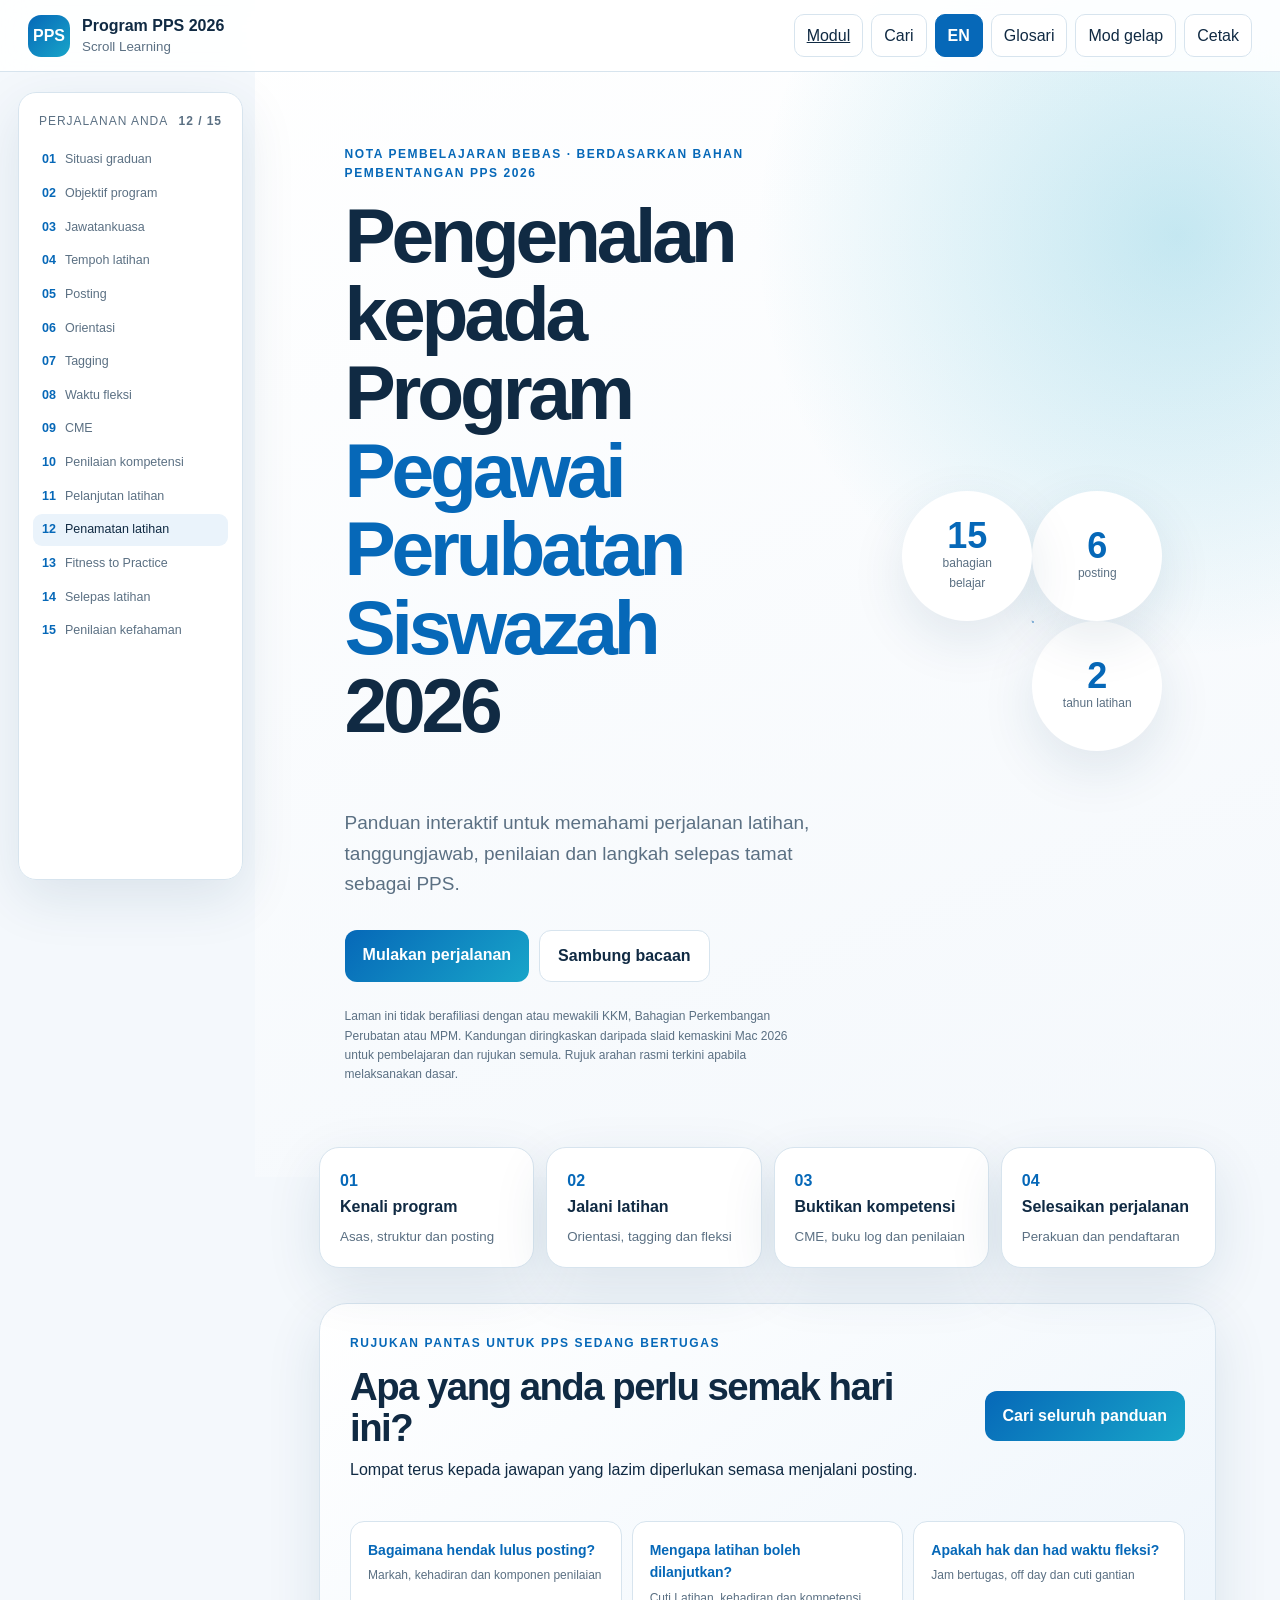
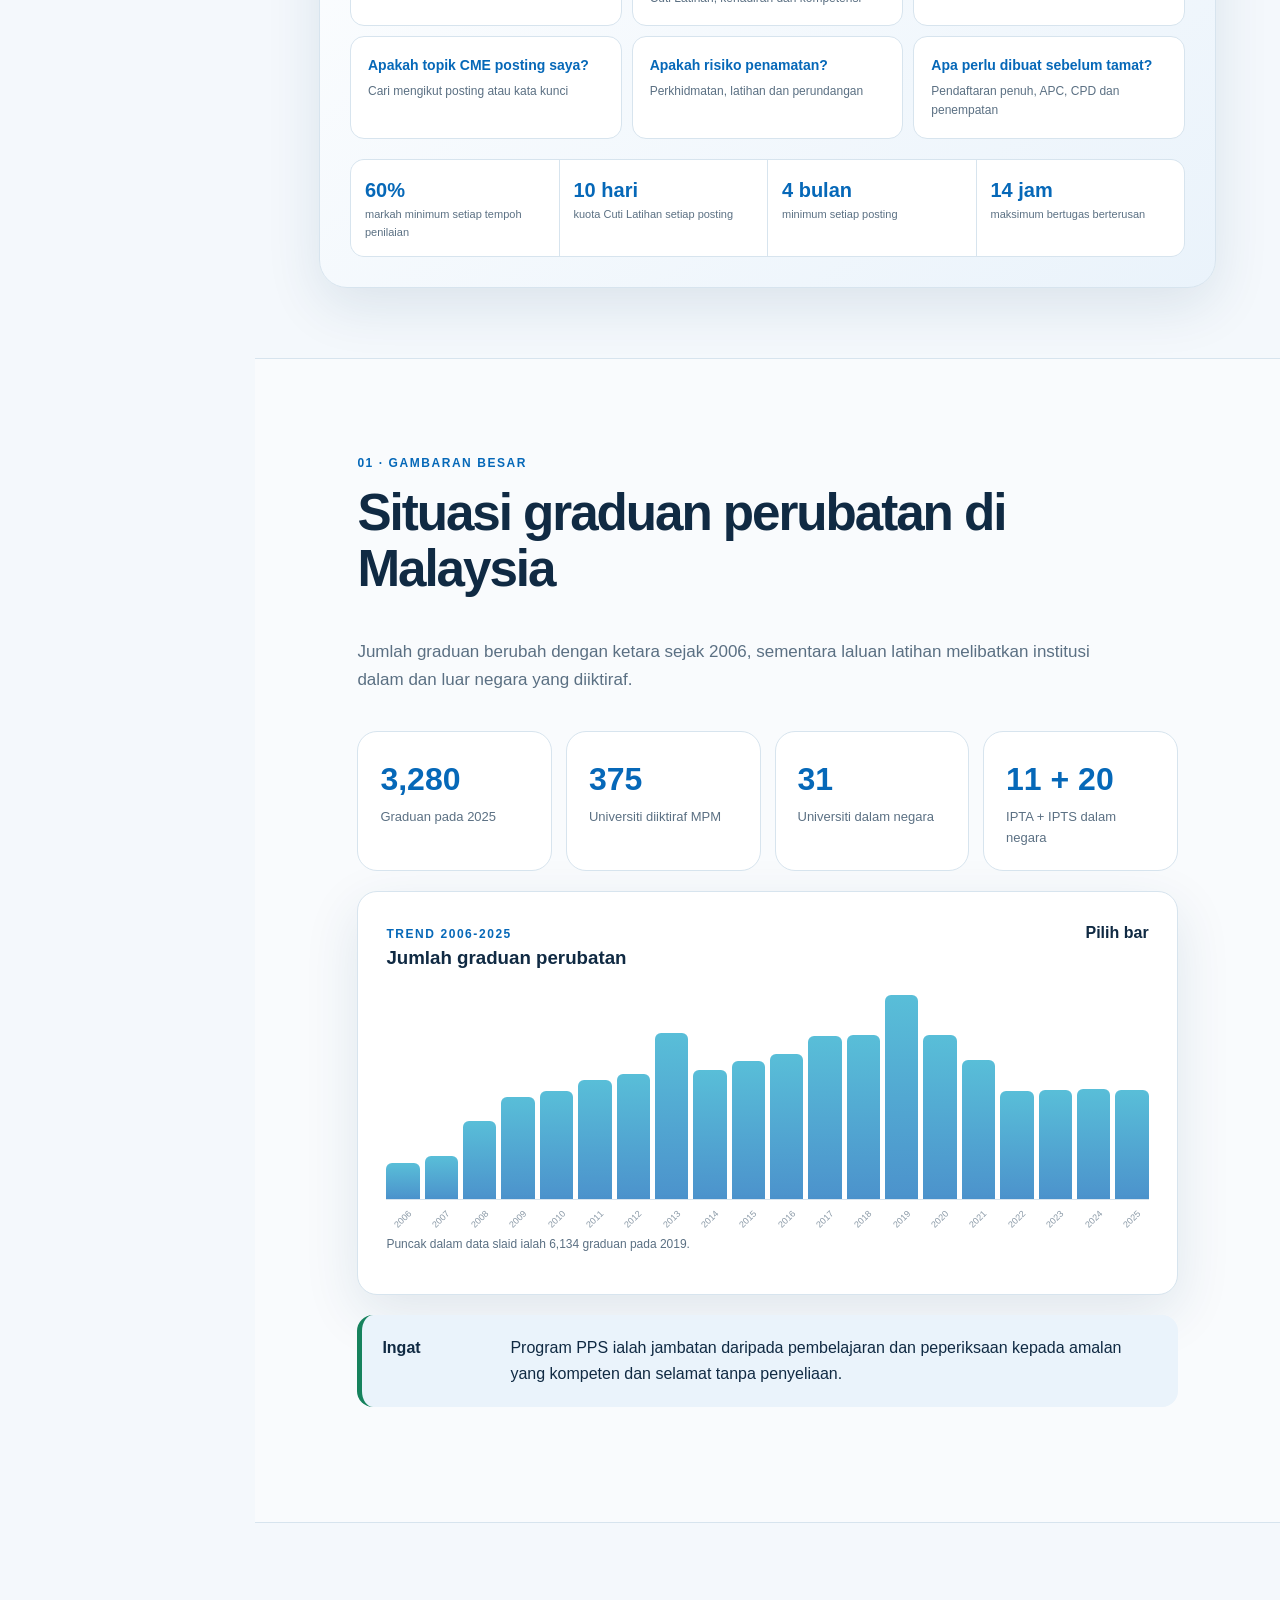
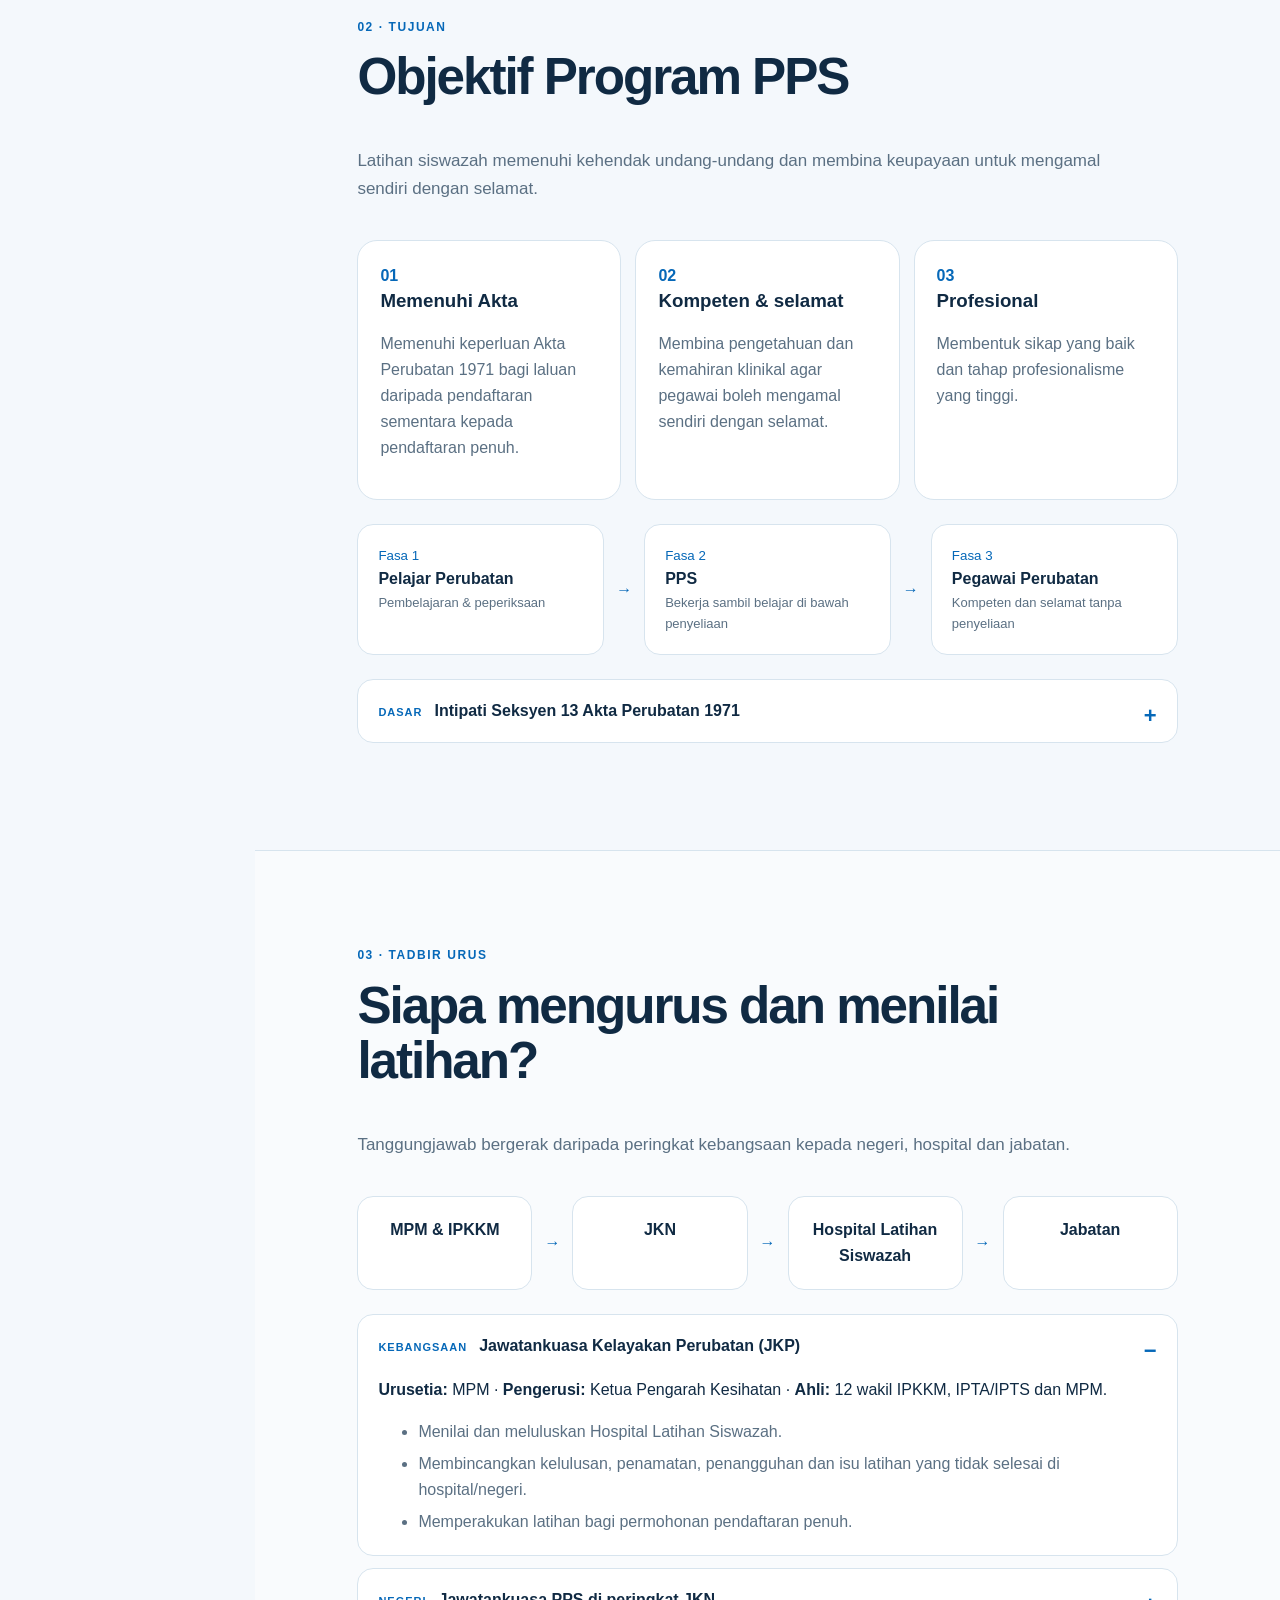
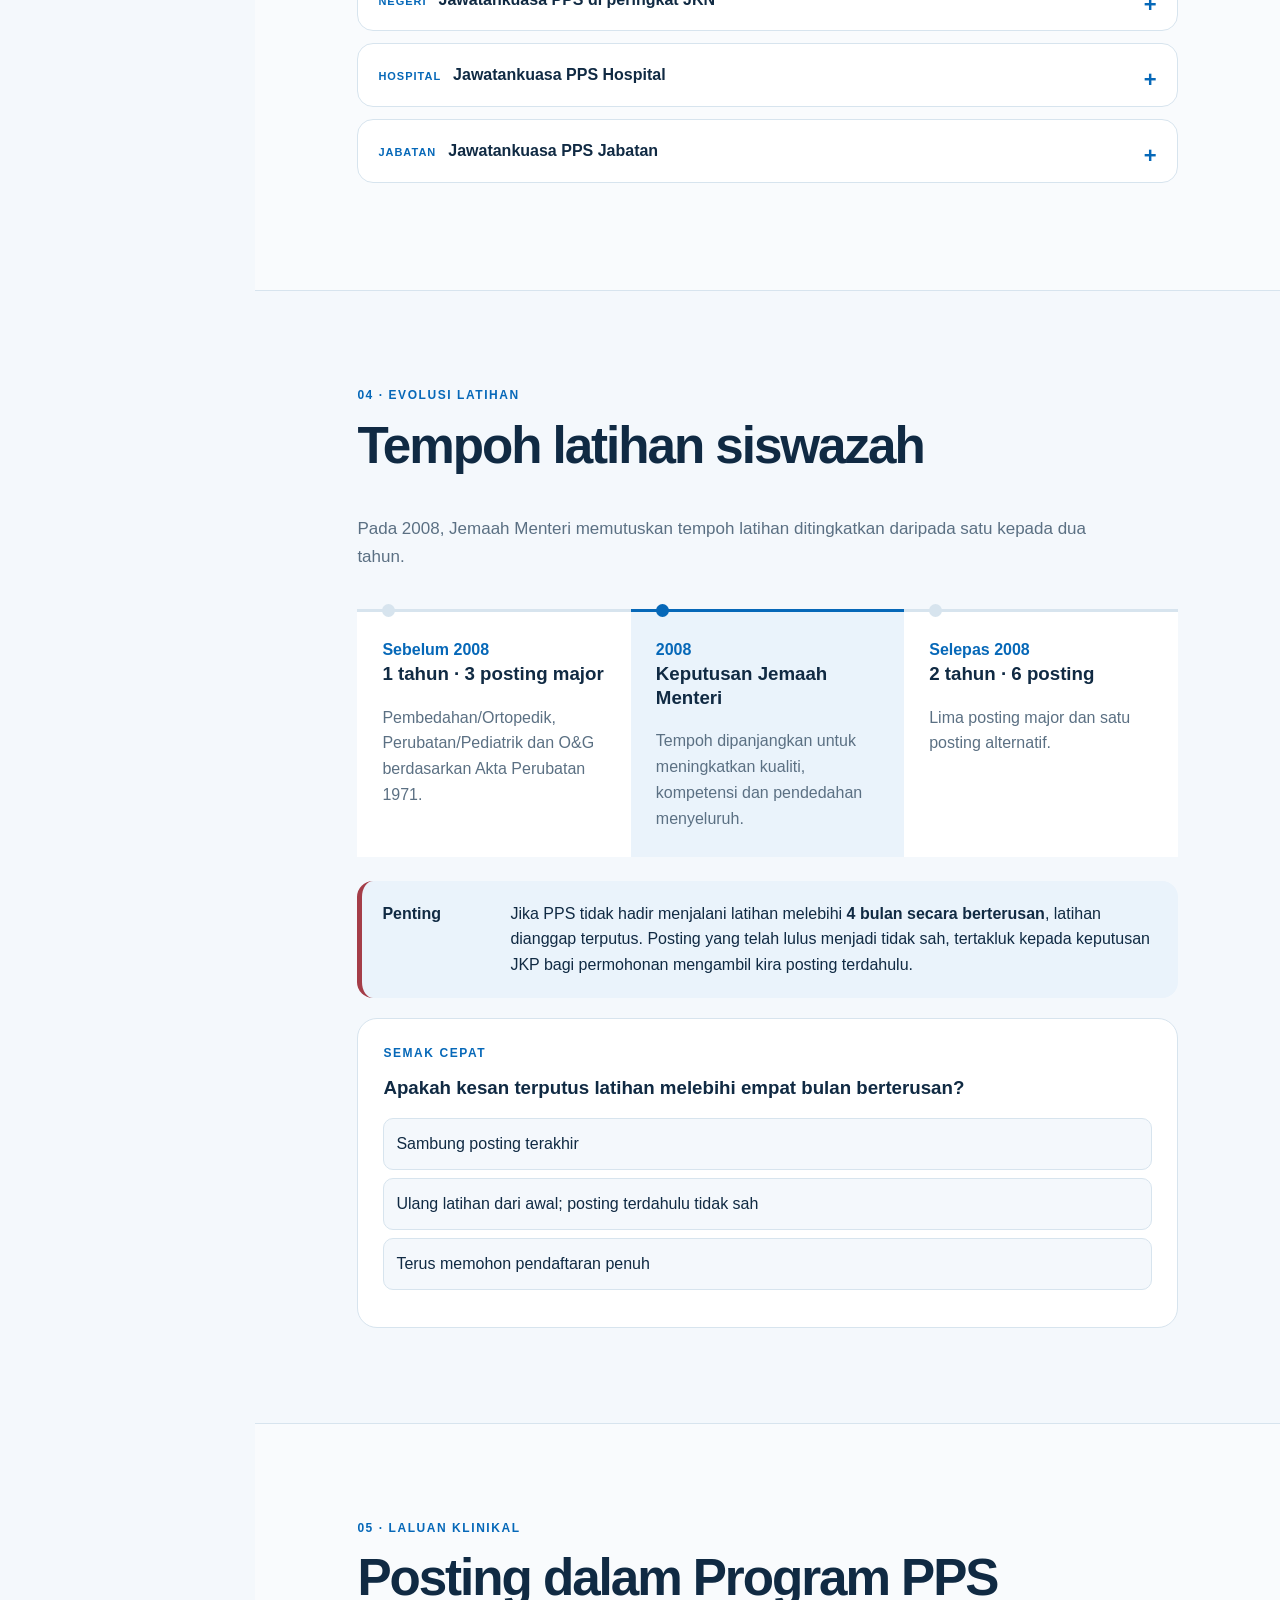
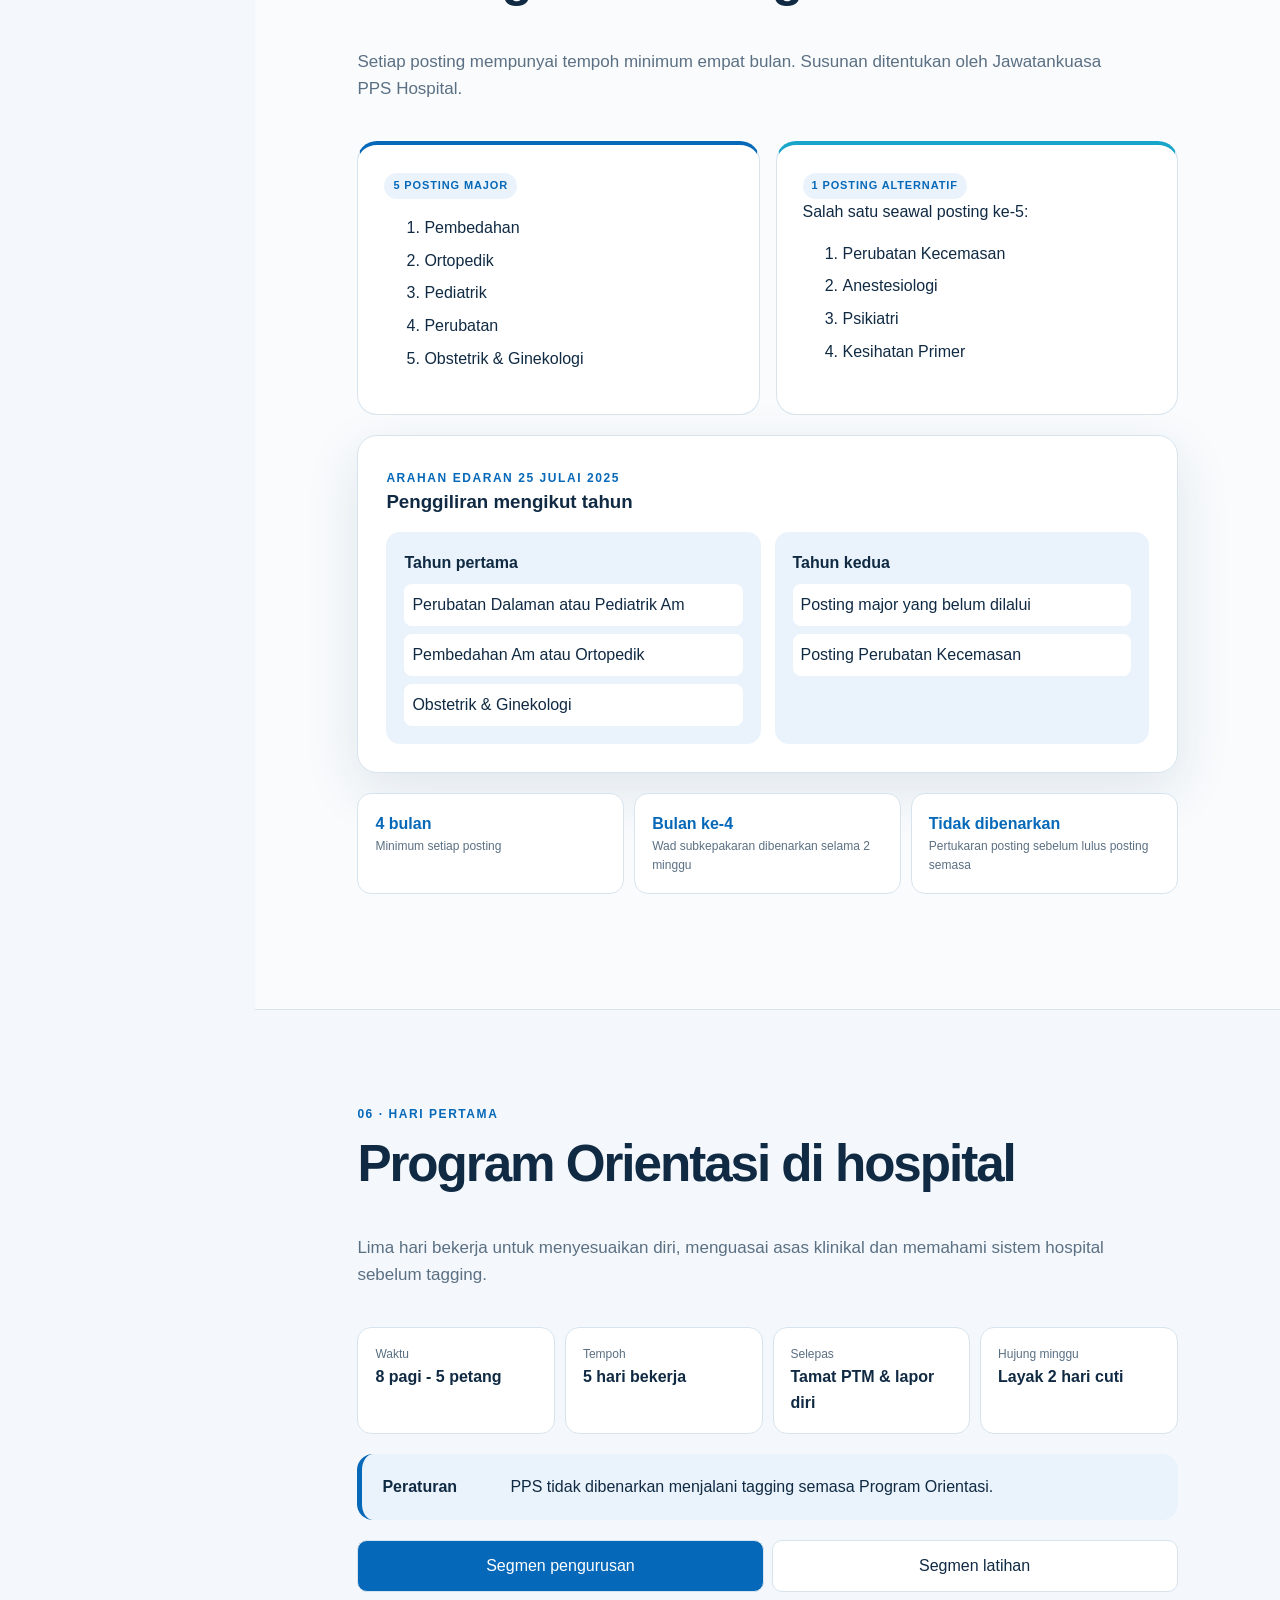
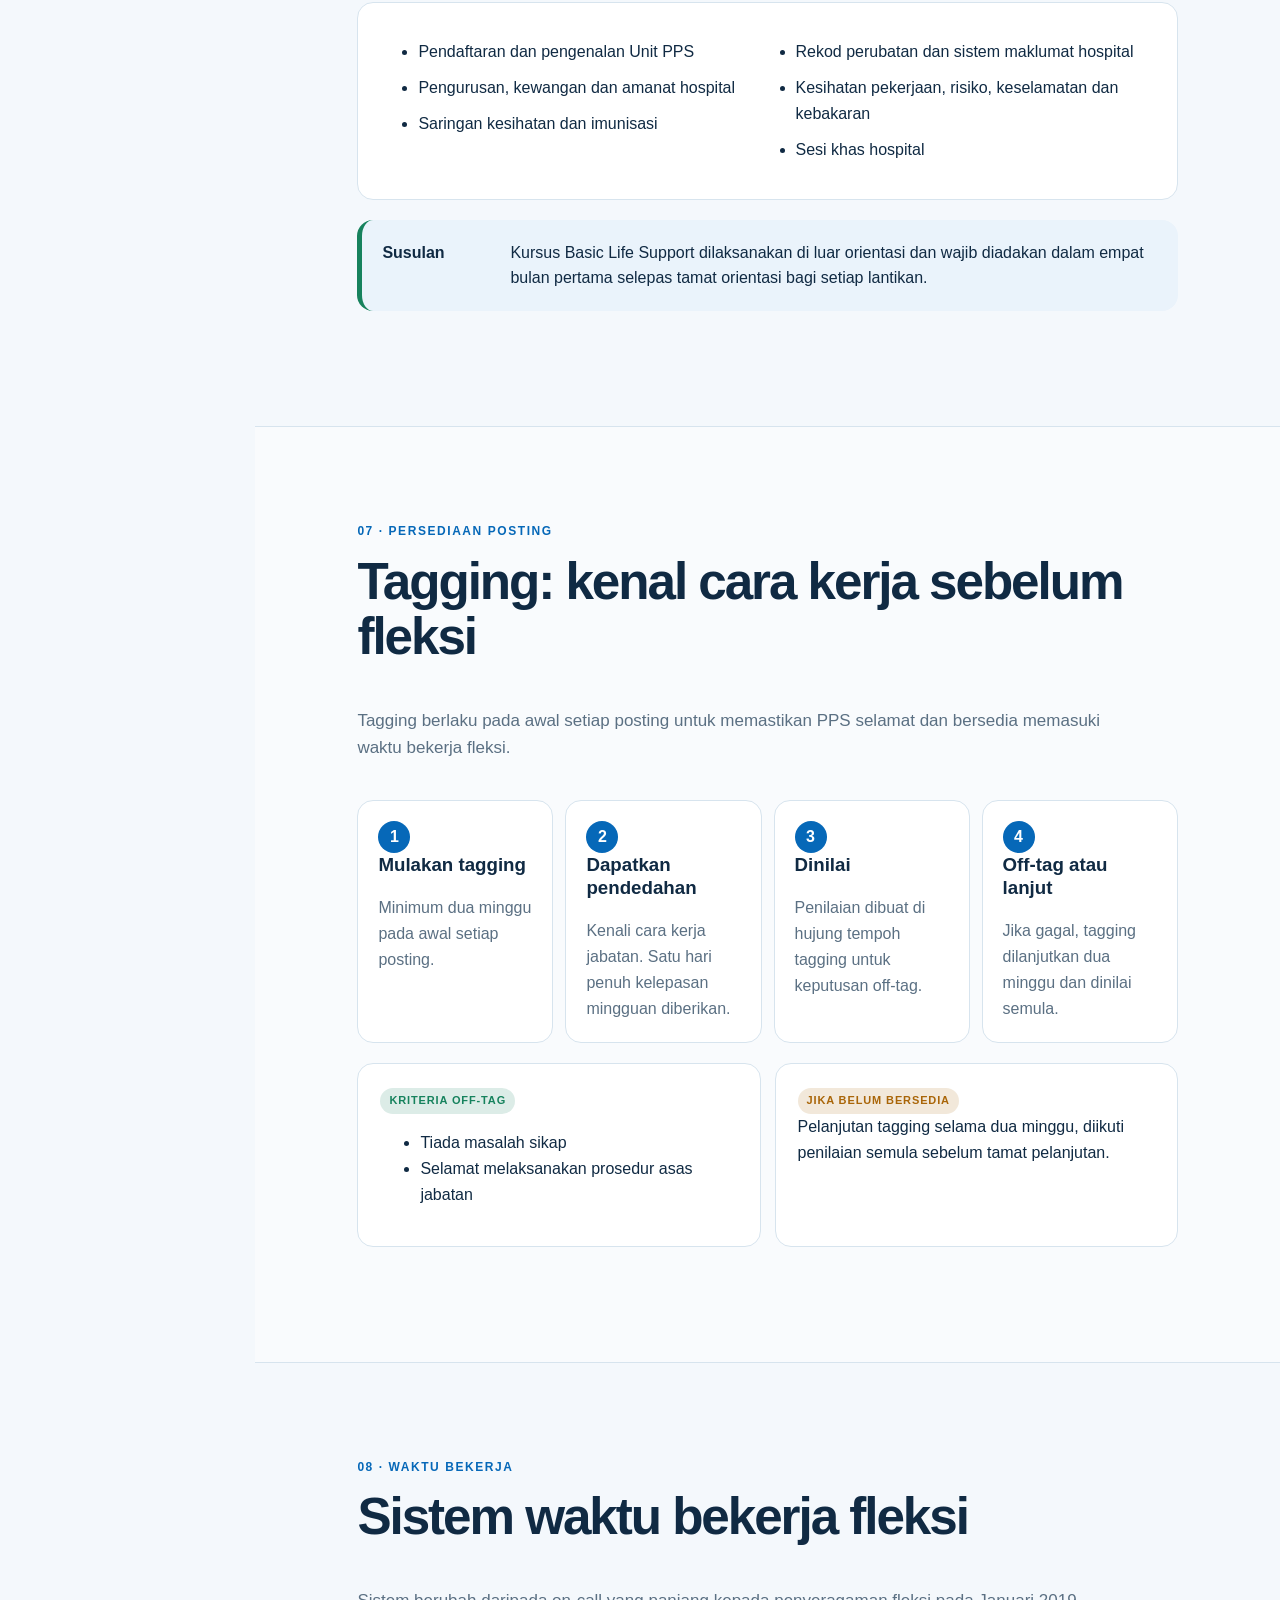
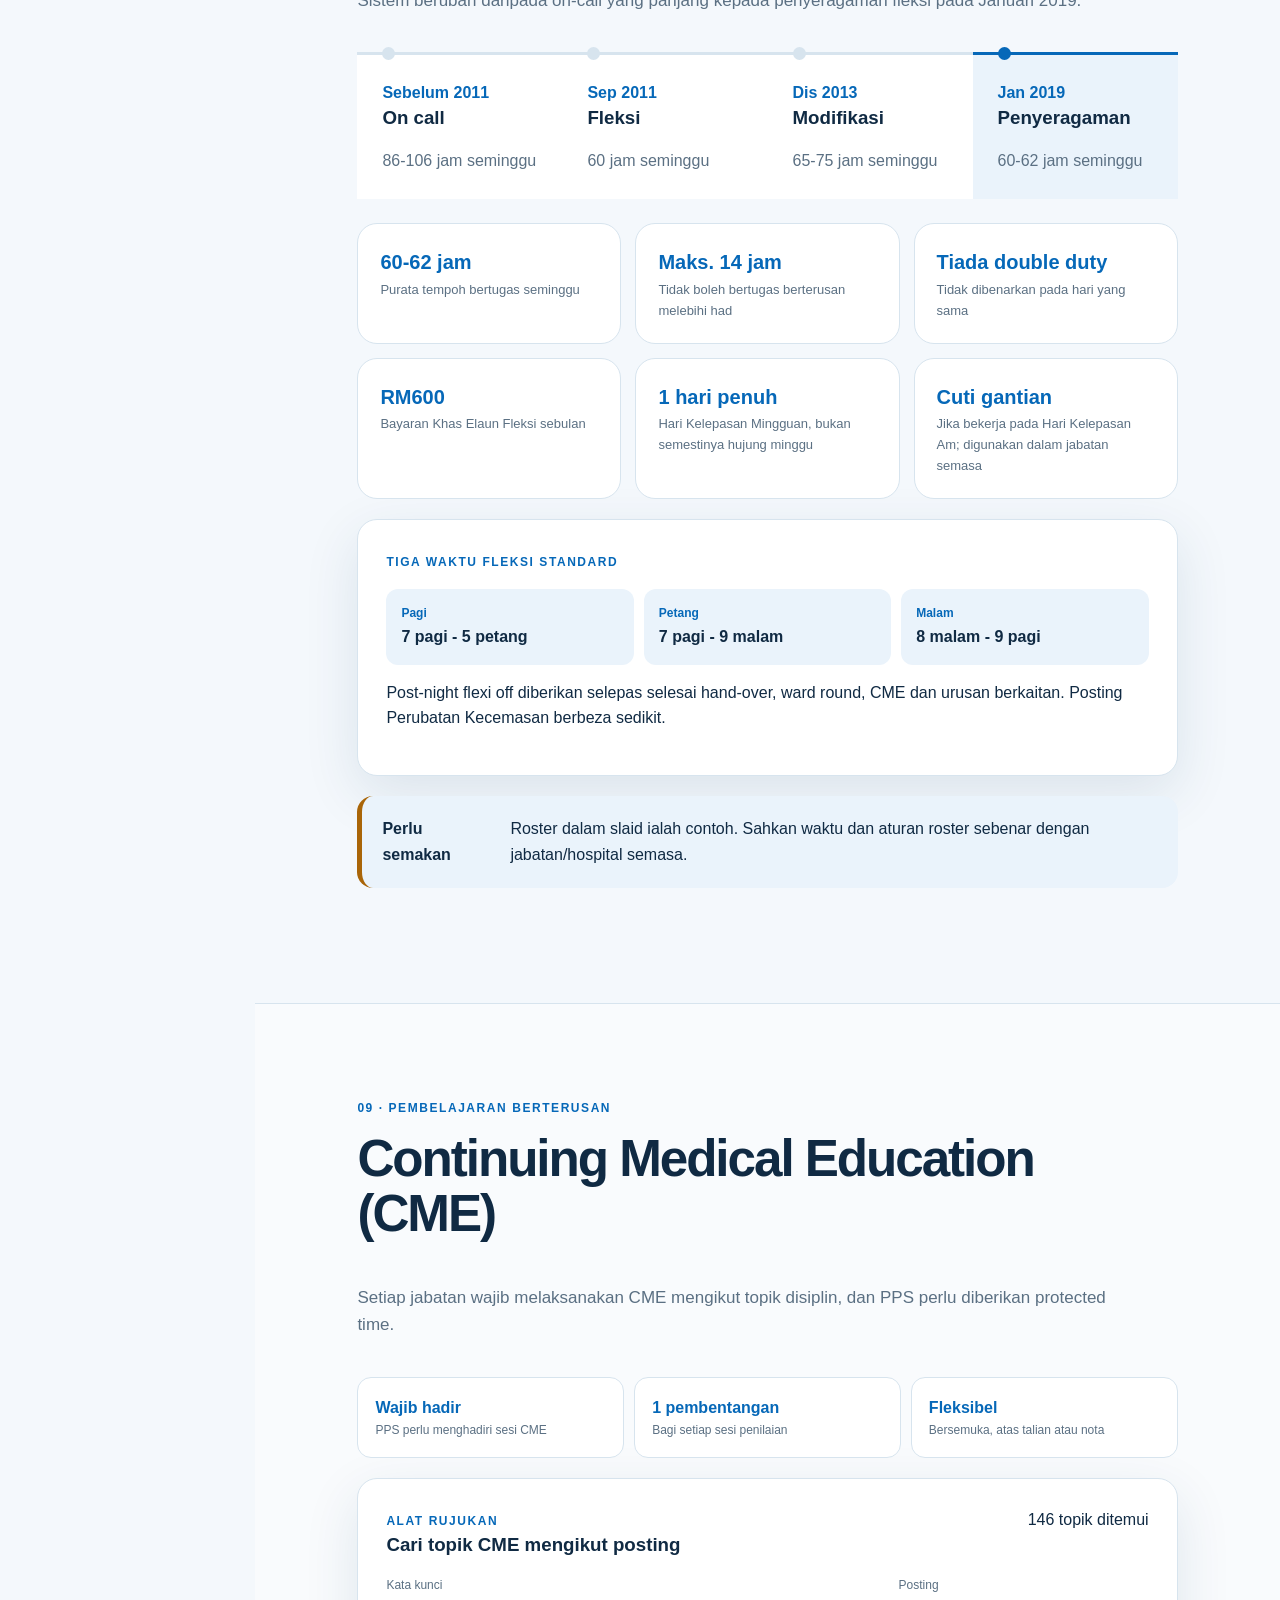
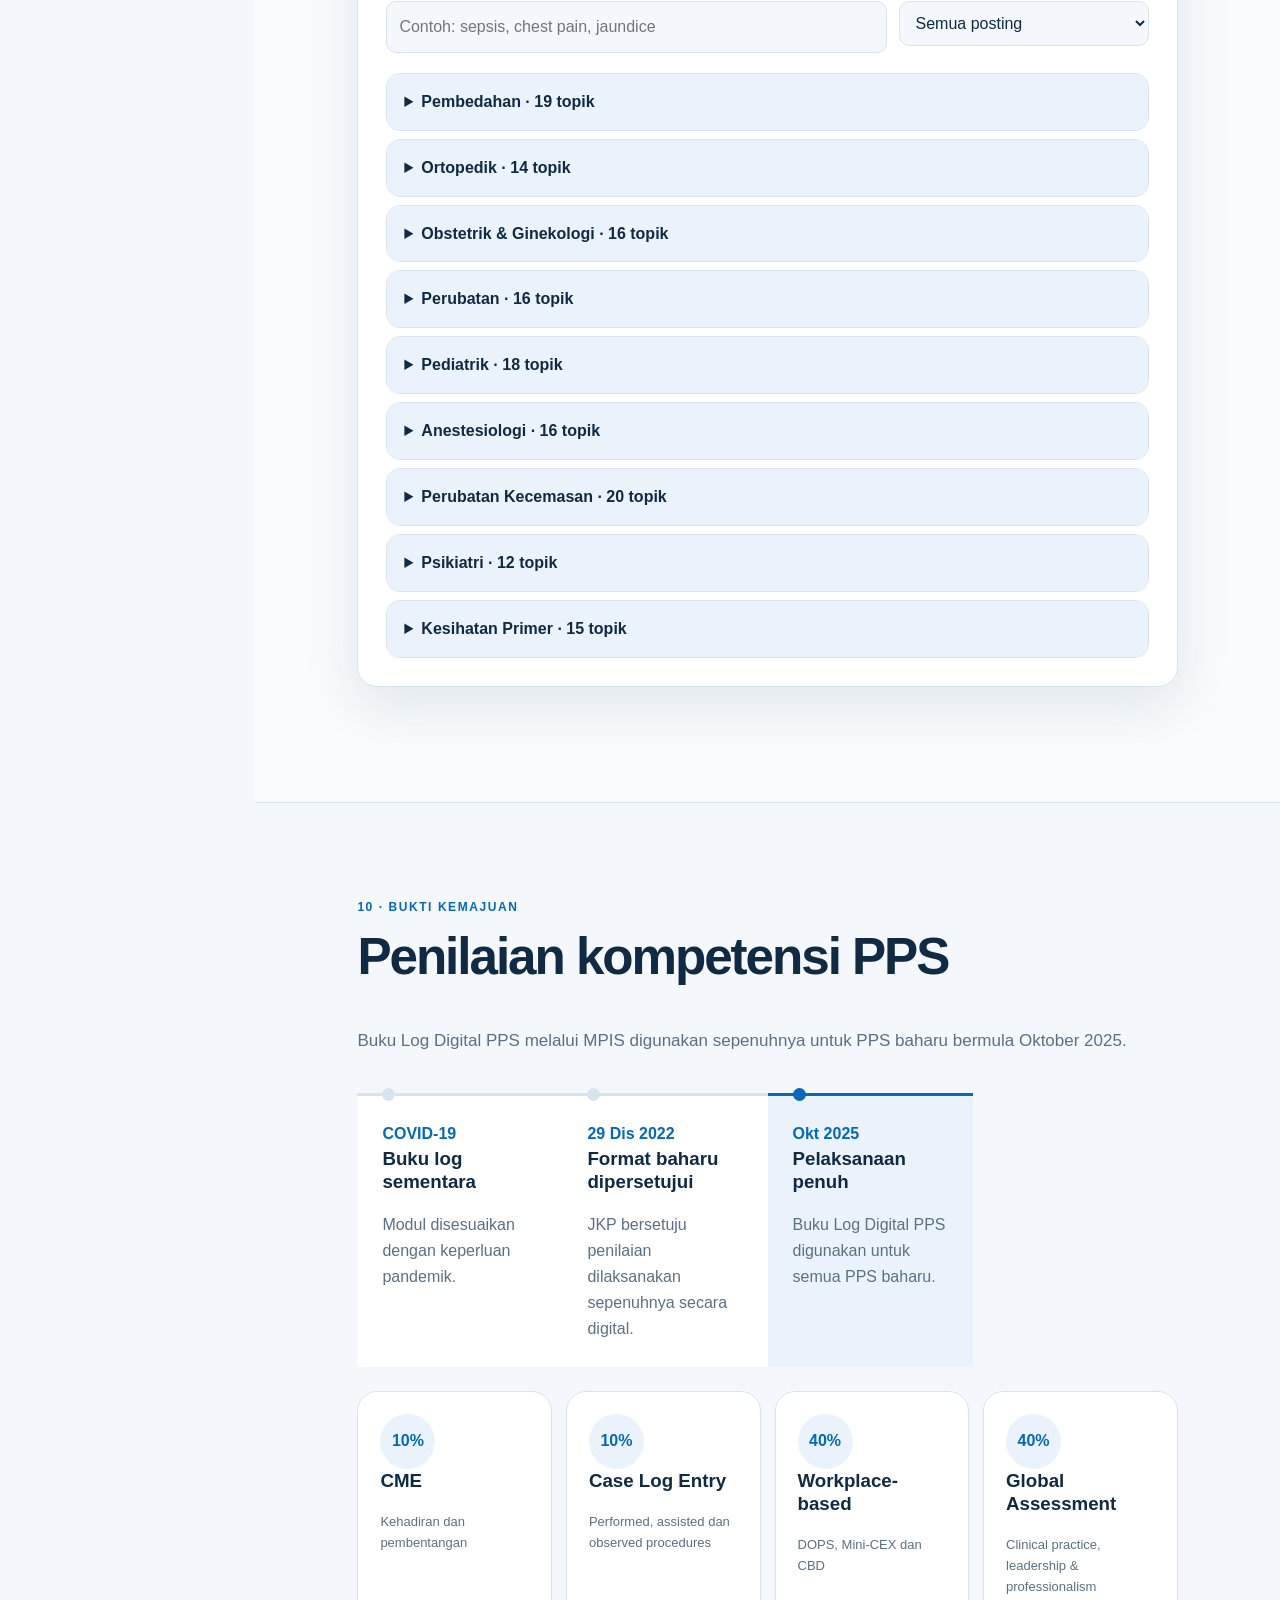
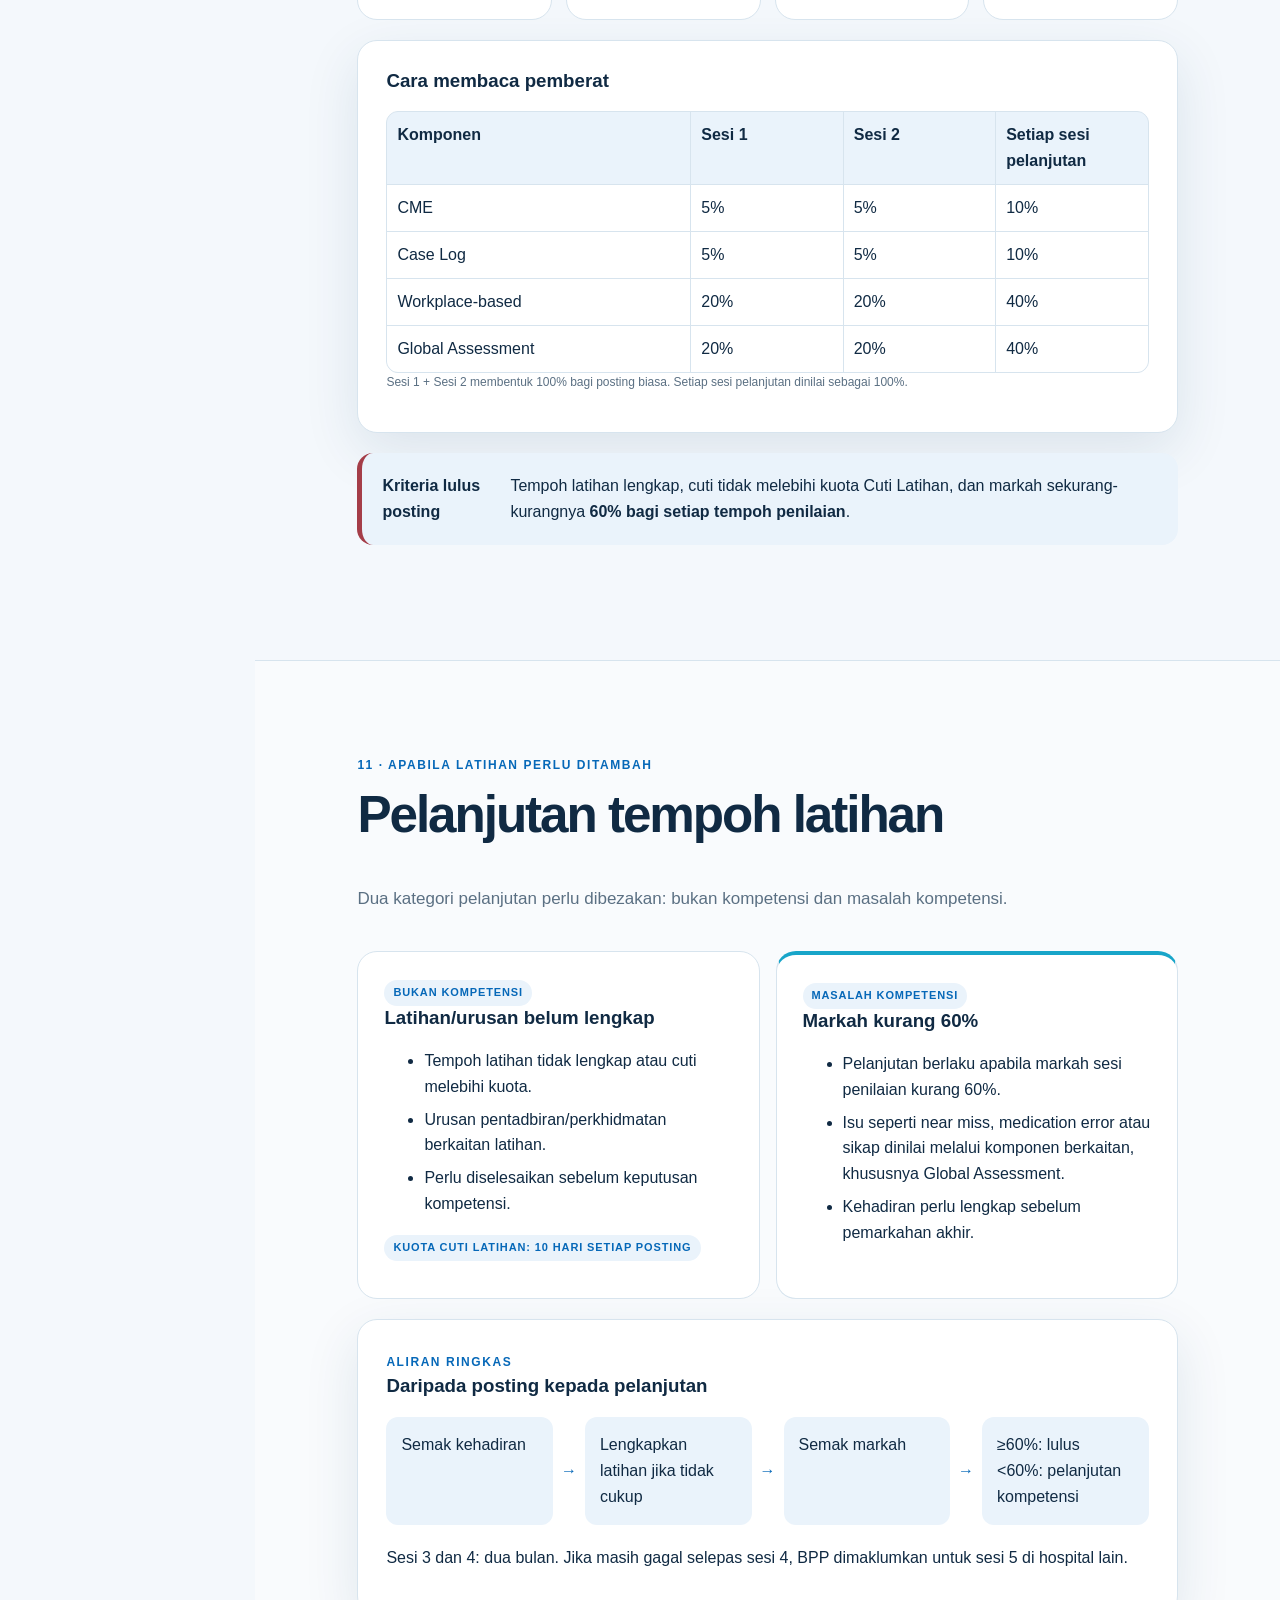
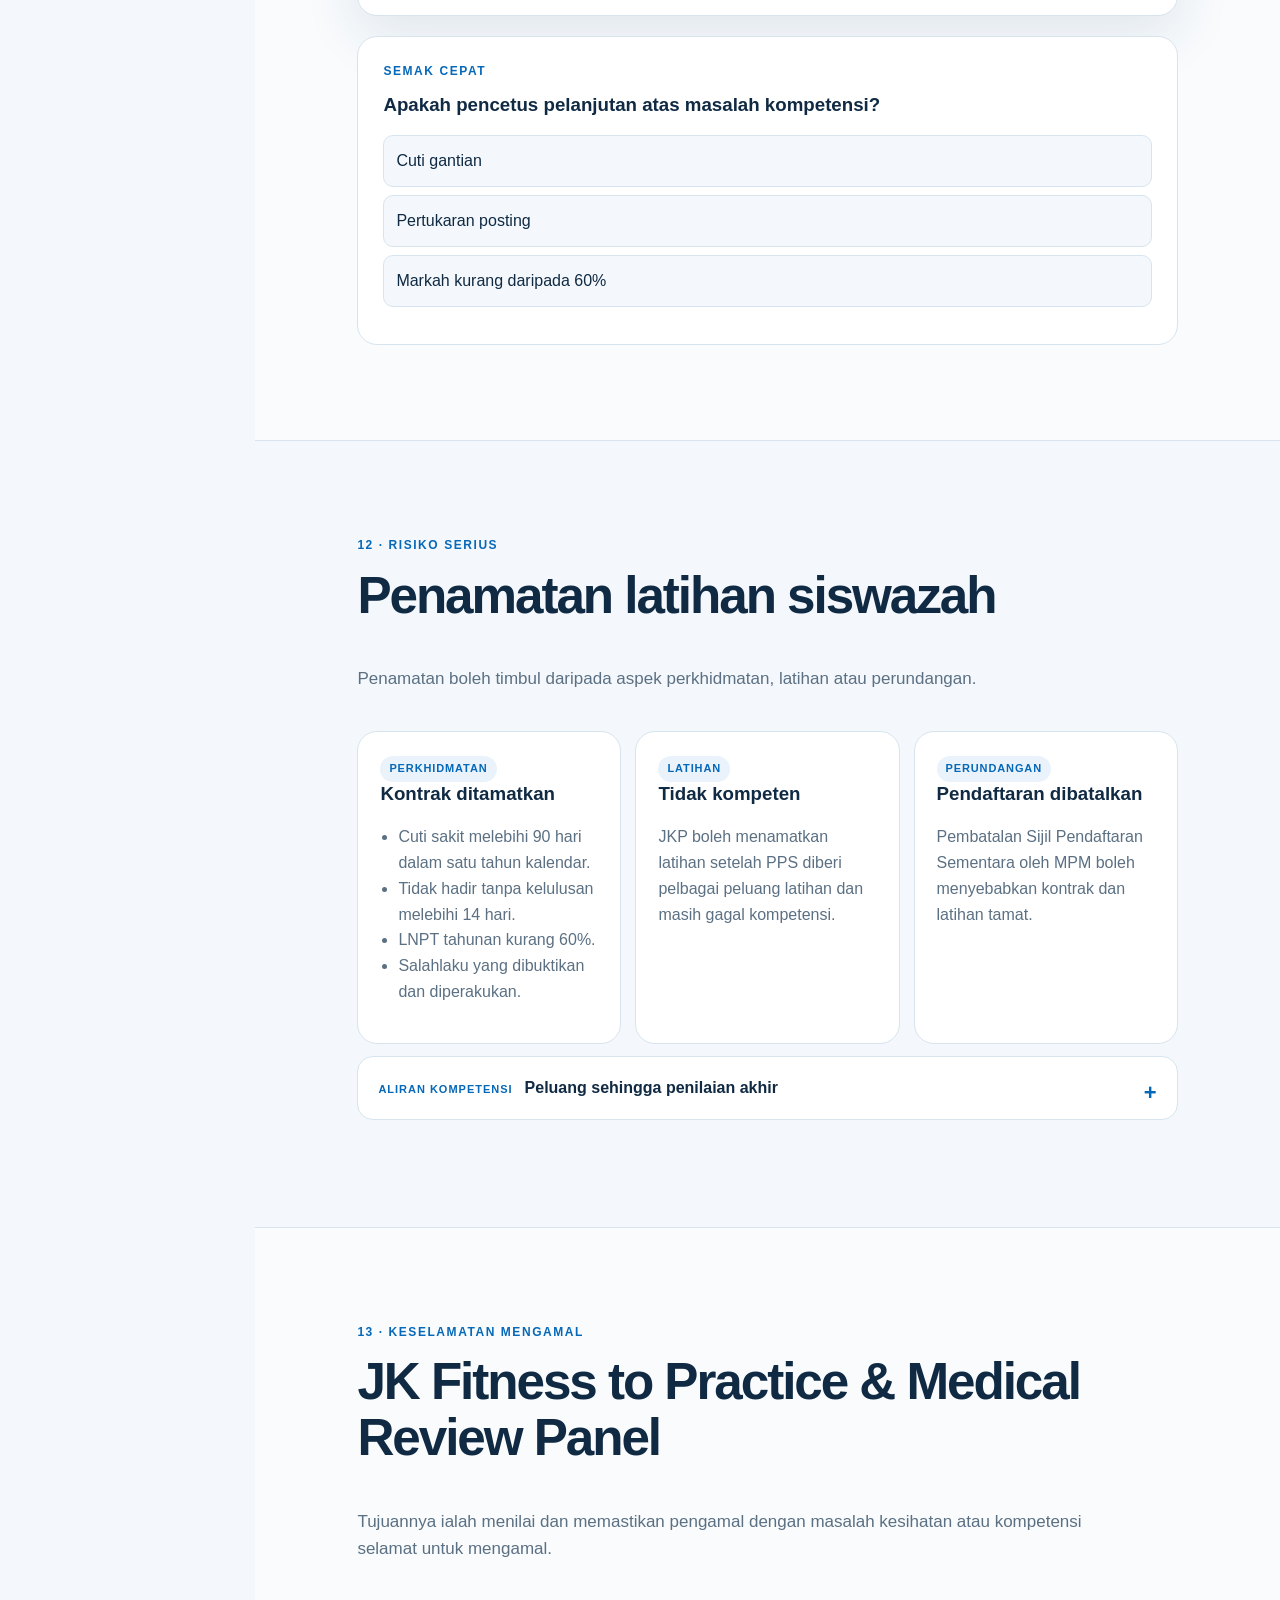
<file: index.html>
<!doctype html>
<html lang="ms">
<head>
  <meta charset="utf-8">
  <meta name="viewport" content="width=device-width, initial-scale=1">
  <meta name="description" content="Perjalanan pembelajaran Program Pegawai Perubatan Siswazah 2026">
  <title>Program PPS 2026 | Scroll Learning</title>
  <link rel="stylesheet" href="styles.css">
</head>
<body>
  <div class="progress-track" aria-hidden="true"><div id="scroll-progress"></div></div>

  <header class="topbar">
    <a class="brand" href="#mula" aria-label="Kembali ke mula">
      <span class="brand-mark">PPS</span>
      <span><strong>Program PPS 2026</strong><small>Scroll Learning</small></span>
    </a>
    <div class="top-actions">
      <a class="icon-button module-link" href="modules.html">Modul</a>
      <button class="icon-button lookup-button" id="lookup-open" type="button">Cari</button>
      <button class="language-button" id="language-toggle" type="button" aria-label="Switch language">EN</button>
      <button class="icon-button" id="glossary-open" type="button">Glosari</button>
      <button class="icon-button" id="theme-toggle" type="button" aria-label="Tukar mod warna">Mod gelap</button>
      <button class="icon-button" id="print-button" type="button">Cetak</button>
      <button class="menu-button" id="menu-toggle" type="button" aria-label="Buka navigasi" aria-expanded="false">Menu</button>
    </div>
  </header>

  <aside class="side-nav" id="side-nav" aria-label="Navigasi bahagian">
    <div class="journey-label">Perjalanan anda <strong id="section-count">01 / 15</strong></div>
    <nav>
      <a href="#overview"><span>01</span>Situasi graduan</a>
      <a href="#objektif"><span>02</span>Objektif program</a>
      <a href="#jawatankuasa"><span>03</span>Jawatankuasa</a>
      <a href="#tempoh"><span>04</span>Tempoh latihan</a>
      <a href="#posting"><span>05</span>Posting</a>
      <a href="#orientasi"><span>06</span>Orientasi</a>
      <a href="#tagging"><span>07</span>Tagging</a>
      <a href="#fleksi"><span>08</span>Waktu fleksi</a>
      <a href="#cme"><span>09</span>CME</a>
      <a href="#kompetensi"><span>10</span>Penilaian kompetensi</a>
      <a href="#pelanjutan"><span>11</span>Pelanjutan latihan</a>
      <a href="#penamatan"><span>12</span>Penamatan latihan</a>
      <a href="#fitness"><span>13</span>Fitness to Practice</a>
      <a href="#selepas"><span>14</span>Selepas latihan</a>
      <a href="#penilaian"><span>15</span>Penilaian kefahaman</a>
    </nav>
  </aside>

  <main id="mula">
    <section class="hero">
      <div class="hero-copy">
        <p class="eyebrow" id="independent-label">Nota pembelajaran bebas · Berdasarkan bahan pembentangan PPS 2026</p>
        <h1>Pengenalan kepada Program <em>Pegawai Perubatan Siswazah</em> 2026</h1>
        <p class="lead">Panduan interaktif untuk memahami perjalanan latihan, tanggungjawab, penilaian dan langkah selepas tamat sebagai PPS.</p>
        <div class="hero-actions">
          <a class="button primary" href="#overview">Mulakan perjalanan</a>
          <button class="button secondary" id="resume-button" type="button">Sambung bacaan</button>
        </div>
        <p class="source-note" id="independent-disclaimer">Laman ini tidak berafiliasi dengan atau mewakili KKM, Bahagian Perkembangan Perubatan atau MPM. Kandungan diringkaskan daripada slaid kemaskini Mac 2026 untuk pembelajaran dan rujukan semula. Rujuk arahan rasmi terkini apabila melaksanakan dasar.</p>
        <p class="translation-notice" id="translation-notice" hidden>English translation for learning purposes. Refer to the Malay version for official wording.</p>
      </div>
      <div class="hero-panel" aria-label="Ringkasan perjalanan">
        <span class="orbit orbit-one"></span><span class="orbit orbit-two"></span>
        <div class="hero-stat"><strong>2</strong><span>tahun latihan</span></div>
        <div class="hero-stat"><strong>6</strong><span>posting</span></div>
        <div class="hero-stat"><strong>15</strong><span>bahagian belajar</span></div>
      </div>
    </section>

    <section class="quick-start">
      <div><span>01</span><strong>Kenali program</strong><small>Asas, struktur dan posting</small></div>
      <div><span>02</span><strong>Jalani latihan</strong><small>Orientasi, tagging dan fleksi</small></div>
      <div><span>03</span><strong>Buktikan kompetensi</strong><small>CME, buku log dan penilaian</small></div>
      <div><span>04</span><strong>Selesaikan perjalanan</strong><small>Perakuan dan pendaftaran</small></div>
    </section>

    <section class="refresher-hub" aria-labelledby="refresher-title">
      <div class="refresher-intro">
        <p class="eyebrow">Rujukan pantas untuk PPS sedang bertugas</p>
        <h2 id="refresher-title">Apa yang anda perlu semak hari ini?</h2>
        <p>Lompat terus kepada jawapan yang lazim diperlukan semasa menjalani posting.</p>
        <button class="button primary" id="lookup-hub-open" type="button">Cari seluruh panduan</button>
      </div>
      <div class="refresher-links">
        <a href="#kompetensi"><strong>Bagaimana hendak lulus posting?</strong><span>Markah, kehadiran dan komponen penilaian</span></a>
        <a href="#pelanjutan"><strong>Mengapa latihan boleh dilanjutkan?</strong><span>Cuti Latihan, kehadiran dan kompetensi</span></a>
        <a href="#fleksi"><strong>Apakah hak dan had waktu fleksi?</strong><span>Jam bertugas, off day dan cuti gantian</span></a>
        <a href="#cme"><strong>Apakah topik CME posting saya?</strong><span>Cari mengikut posting atau kata kunci</span></a>
        <a href="#penamatan"><strong>Apakah risiko penamatan?</strong><span>Perkhidmatan, latihan dan perundangan</span></a>
        <a href="#selepas"><strong>Apa perlu dibuat sebelum tamat?</strong><span>Pendaftaran penuh, APC, CPD dan penempatan</span></a>
      </div>
      <div class="refresher-numbers" aria-label="Nombor dasar penting">
        <div><strong>60%</strong><span>markah minimum setiap tempoh penilaian</span></div>
        <div><strong>10 hari</strong><span>kuota Cuti Latihan setiap posting</span></div>
        <div><strong>4 bulan</strong><span>minimum setiap posting</span></div>
        <div><strong>14 jam</strong><span>maksimum bertugas berterusan</span></div>
      </div>
    </section>

    <section class="learning-section" id="overview" data-index="1">
      <div class="section-heading">
        <p class="eyebrow">01 · Gambaran besar</p>
        <h2>Situasi graduan perubatan di Malaysia</h2>
        <p>Jumlah graduan berubah dengan ketara sejak 2006, sementara laluan latihan melibatkan institusi dalam dan luar negara yang diiktiraf.</p>
      </div>
      <div class="stat-grid">
        <article class="metric"><strong>3,280</strong><span>Graduan pada 2025</span></article>
        <article class="metric"><strong>375</strong><span>Universiti diiktiraf MPM</span></article>
        <article class="metric"><strong>31</strong><span>Universiti dalam negara</span></article>
        <article class="metric"><strong>11 + 20</strong><span>IPTA + IPTS dalam negara</span></article>
      </div>
      <article class="panel">
        <div class="panel-head"><div><span class="kicker">Trend 2006-2025</span><h3>Jumlah graduan perubatan</h3></div><strong id="chart-value">Pilih bar</strong></div>
        <div class="bar-chart" id="graduate-chart" aria-label="Carta jumlah graduan dari 2006 hingga 2025"></div>
        <p class="caption">Puncak dalam data slaid ialah 6,134 graduan pada 2019.</p>
      </article>
      <div class="callout remember"><strong>Ingat</strong><p>Program PPS ialah jambatan daripada pembelajaran dan peperiksaan kepada amalan yang kompeten dan selamat tanpa penyeliaan.</p></div>
    </section>

    <section class="learning-section" id="objektif" data-index="2">
      <div class="section-heading"><p class="eyebrow">02 · Tujuan</p><h2>Objektif Program PPS</h2><p>Latihan siswazah memenuhi kehendak undang-undang dan membina keupayaan untuk mengamal sendiri dengan selamat.</p></div>
      <div class="card-grid three">
        <article class="feature-card"><span>01</span><h3>Memenuhi Akta</h3><p>Memenuhi keperluan Akta Perubatan 1971 bagi laluan daripada pendaftaran sementara kepada pendaftaran penuh.</p></article>
        <article class="feature-card"><span>02</span><h3>Kompeten & selamat</h3><p>Membina pengetahuan dan kemahiran klinikal agar pegawai boleh mengamal sendiri dengan selamat.</p></article>
        <article class="feature-card"><span>03</span><h3>Profesional</h3><p>Membentuk sikap yang baik dan tahap profesionalisme yang tinggi.</p></article>
      </div>
      <div class="journey-flow">
        <div><small>Fasa 1</small><strong>Pelajar Perubatan</strong><span>Pembelajaran & peperiksaan</span></div>
        <i>→</i><div><small>Fasa 2</small><strong>PPS</strong><span>Bekerja sambil belajar di bawah penyeliaan</span></div>
        <i>→</i><div><small>Fasa 3</small><strong>Pegawai Perubatan</strong><span>Kompeten dan selamat tanpa penyeliaan</span></div>
      </div>
      <details class="policy-card"><summary><span>Dasar</span>Intipati Seksyen 13 Akta Perubatan 1971</summary><p>Individu berdaftar sementara perlu memperoleh pengalaman klinikal yang memuaskan sebelum layak memohon pendaftaran penuh. Teks slaid turut menerangkan tempoh minimum satu tahun dan komponen pembedahan, perubatan serta obstetrik dan ginekologi.</p><p class="caption">Ini ialah ringkasan pembelajaran, bukan petikan undang-undang lengkap.</p></details>
    </section>

    <section class="learning-section" id="jawatankuasa" data-index="3">
      <div class="section-heading"><p class="eyebrow">03 · Tadbir urus</p><h2>Siapa mengurus dan menilai latihan?</h2><p>Tanggungjawab bergerak daripada peringkat kebangsaan kepada negeri, hospital dan jabatan.</p></div>
      <div class="governance-line"><span>MPM & IPKKM</span><i>→</i><span>JKN</span><i>→</i><span>Hospital Latihan Siswazah</span><i>→</i><span>Jabatan</span></div>
      <div class="accordion-stack">
        <details class="policy-card" open><summary><span>Kebangsaan</span>Jawatankuasa Kelayakan Perubatan (JKP)</summary><p><b>Urusetia:</b> MPM · <b>Pengerusi:</b> Ketua Pengarah Kesihatan · <b>Ahli:</b> 12 wakil IPKKM, IPTA/IPTS dan MPM.</p><ul><li>Menilai dan meluluskan Hospital Latihan Siswazah.</li><li>Membincangkan kelulusan, penamatan, penangguhan dan isu latihan yang tidak selesai di hospital/negeri.</li><li>Memperakukan latihan bagi permohonan pendaftaran penuh.</li></ul></details>
        <details class="policy-card"><summary><span>Negeri</span>Jawatankuasa PPS di peringkat JKN</summary><p><b>Pengerusi:</b> Pengarah Kesihatan Negeri · <b>Ahli:</b> semua Pengarah HLS negeri · <b>Urusetia:</b> Timbalan Pengarah Kesihatan Negeri (Perubatan).</p><ul><li>Memantau pelaksanaan latihan dan pematuhan garis panduan.</li><li>Membuat ulasan permohonan pertukaran PPS.</li></ul></details>
        <details class="policy-card"><summary><span>Hospital</span>Jawatankuasa PPS Hospital</summary><ul><li>Mengurus penempatan, rotasi, buku log, isu prestasi dan perkhidmatan.</li><li>Memutuskan perakuan pelanjutan dan mengurus permohonan pendaftaran penuh.</li></ul></details>
        <details class="policy-card"><summary><span>Jabatan</span>Jawatankuasa PPS Jabatan</summary><ul><li>Memantau, membimbing, melatih dan menilai PPS.</li><li>Menyediakan laporan penilaian, LNPT, CCP dan CCHT serta mengesahkan prosedur.</li></ul></details>
      </div>
    </section>

    <section class="learning-section" id="tempoh" data-index="4">
      <div class="section-heading"><p class="eyebrow">04 · Evolusi latihan</p><h2>Tempoh latihan siswazah</h2><p>Pada 2008, Jemaah Menteri memutuskan tempoh latihan ditingkatkan daripada satu kepada dua tahun.</p></div>
      <div class="timeline">
        <article><time>Sebelum 2008</time><h3>1 tahun · 3 posting major</h3><p>Pembedahan/Ortopedik, Perubatan/Pediatrik dan O&G berdasarkan Akta Perubatan 1971.</p></article>
        <article class="active"><time>2008</time><h3>Keputusan Jemaah Menteri</h3><p>Tempoh dipanjangkan untuk meningkatkan kualiti, kompetensi dan pendedahan menyeluruh.</p></article>
        <article><time>Selepas 2008</time><h3>2 tahun · 6 posting</h3><p>Lima posting major dan satu posting alternatif.</p></article>
      </div>
      <div class="callout important"><strong>Penting</strong><p>Jika PPS tidak hadir menjalani latihan melebihi <b>4 bulan secara berterusan</b>, latihan dianggap terputus. Posting yang telah lulus menjadi tidak sah, tertakluk kepada keputusan JKP bagi permohonan mengambil kira posting terdahulu.</p></div>
      <div class="knowledge-check mini-check" data-answer="b"><p class="kicker">Semak cepat</p><h3>Apakah kesan terputus latihan melebihi empat bulan berterusan?</h3><button data-choice="a">Sambung posting terakhir</button><button data-choice="b">Ulang latihan dari awal; posting terdahulu tidak sah</button><button data-choice="c">Terus memohon pendaftaran penuh</button><p class="feedback"></p></div>
    </section>

    <section class="learning-section" id="posting" data-index="5">
      <div class="section-heading"><p class="eyebrow">05 · Laluan klinikal</p><h2>Posting dalam Program PPS</h2><p>Setiap posting mempunyai tempoh minimum empat bulan. Susunan ditentukan oleh Jawatankuasa PPS Hospital.</p></div>
      <div class="compare-grid">
        <article class="compare-card major"><span>5 posting major</span><ol><li>Pembedahan</li><li>Ortopedik</li><li>Pediatrik</li><li>Perubatan</li><li>Obstetrik & Ginekologi</li></ol></article>
        <article class="compare-card alt"><span>1 posting alternatif</span><p>Salah satu seawal posting ke-5:</p><ol><li>Perubatan Kecemasan</li><li>Anestesiologi</li><li>Psikiatri</li><li>Kesihatan Primer</li></ol></article>
      </div>
      <article class="panel">
        <span class="kicker">Arahan edaran 25 Julai 2025</span><h3>Penggiliran mengikut tahun</h3>
        <div class="year-path"><div><strong>Tahun pertama</strong><p>Perubatan Dalaman atau Pediatrik Am</p><p>Pembedahan Am atau Ortopedik</p><p>Obstetrik & Ginekologi</p></div><div><strong>Tahun kedua</strong><p>Posting major yang belum dilalui</p><p>Posting Perubatan Kecemasan</p></div></div>
      </article>
      <div class="rule-strip"><div><strong>4 bulan</strong><span>Minimum setiap posting</span></div><div><strong>Bulan ke-4</strong><span>Wad subkepakaran dibenarkan selama 2 minggu</span></div><div><strong>Tidak dibenarkan</strong><span>Pertukaran posting sebelum lulus posting semasa</span></div></div>
    </section>

    <section class="learning-section" id="orientasi" data-index="6">
      <div class="section-heading"><p class="eyebrow">06 · Hari pertama</p><h2>Program Orientasi di hospital</h2><p>Lima hari bekerja untuk menyesuaikan diri, menguasai asas klinikal dan memahami sistem hospital sebelum tagging.</p></div>
      <div class="orientation-banner"><div><small>Waktu</small><strong>8 pagi - 5 petang</strong></div><div><small>Tempoh</small><strong>5 hari bekerja</strong></div><div><small>Selepas</small><strong>Tamat PTM & lapor diri</strong></div><div><small>Hujung minggu</small><strong>Layak 2 hari cuti</strong></div></div>
      <div class="callout policy"><strong>Peraturan</strong><p>PPS tidak dibenarkan menjalani tagging semasa Program Orientasi.</p></div>
      <div class="tab-set" data-tabs>
        <div class="tab-buttons"><button class="active" data-tab="urus">Segmen pengurusan</button><button data-tab="latih">Segmen latihan</button></div>
        <div class="tab-panel active" data-panel="urus"><ul class="check-list"><li>Pendaftaran dan pengenalan Unit PPS</li><li>Pengurusan, kewangan dan amanat hospital</li><li>Saringan kesihatan dan imunisasi</li><li>Rekod perubatan dan sistem maklumat hospital</li><li>Kesihatan pekerjaan, risiko, keselamatan dan kebakaran</li><li>Sesi khas hospital</li></ul></div>
        <div class="tab-panel" data-panel="latih"><ul class="check-list"><li>Notifikasi penyakit berjangkit</li><li>Pengenalan Radiologi dan Patologi</li><li>Kesihatan mental dan Patient Safety</li><li>Blood Transfusion Competency Training</li><li>Best practices in general procedures</li><li>Dokumentasi klinikal dan kod klasifikasi</li></ul></div>
      </div>
      <div class="callout remember"><strong>Susulan</strong><p>Kursus Basic Life Support dilaksanakan di luar orientasi dan wajib diadakan dalam empat bulan pertama selepas tamat orientasi bagi setiap lantikan.</p></div>
    </section>

    <section class="learning-section" id="tagging" data-index="7">
      <div class="section-heading"><p class="eyebrow">07 · Persediaan posting</p><h2>Tagging: kenal cara kerja sebelum fleksi</h2><p>Tagging berlaku pada awal setiap posting untuk memastikan PPS selamat dan bersedia memasuki waktu bekerja fleksi.</p></div>
      <div class="step-cards">
        <article><span>1</span><h3>Mulakan tagging</h3><p>Minimum dua minggu pada awal setiap posting.</p></article>
        <article><span>2</span><h3>Dapatkan pendedahan</h3><p>Kenali cara kerja jabatan. Satu hari penuh kelepasan mingguan diberikan.</p></article>
        <article><span>3</span><h3>Dinilai</h3><p>Penilaian dibuat di hujung tempoh tagging untuk keputusan off-tag.</p></article>
        <article><span>4</span><h3>Off-tag atau lanjut</h3><p>Jika gagal, tagging dilanjutkan dua minggu dan dinilai semula.</p></article>
      </div>
      <div class="split-callout"><div><span class="status good">Kriteria off-tag</span><ul><li>Tiada masalah sikap</li><li>Selamat melaksanakan prosedur asas jabatan</li></ul></div><div><span class="status warn">Jika belum bersedia</span><p>Pelanjutan tagging selama dua minggu, diikuti penilaian semula sebelum tamat pelanjutan.</p></div></div>
    </section>

    <section class="learning-section" id="fleksi" data-index="8">
      <div class="section-heading"><p class="eyebrow">08 · Waktu bekerja</p><h2>Sistem waktu bekerja fleksi</h2><p>Sistem berubah daripada on-call yang panjang kepada penyeragaman fleksi pada Januari 2019.</p></div>
      <div class="timeline compact">
        <article><time>Sebelum 2011</time><h3>On call</h3><p>86-106 jam seminggu</p></article>
        <article><time>Sep 2011</time><h3>Fleksi</h3><p>60 jam seminggu</p></article>
        <article><time>Dis 2013</time><h3>Modifikasi</h3><p>65-75 jam seminggu</p></article>
        <article class="active"><time>Jan 2019</time><h3>Penyeragaman</h3><p>60-62 jam seminggu</p></article>
      </div>
      <div class="rule-grid">
        <article><strong>60-62 jam</strong><span>Purata tempoh bertugas seminggu</span></article><article><strong>Maks. 14 jam</strong><span>Tidak boleh bertugas berterusan melebihi had</span></article><article><strong>Tiada double duty</strong><span>Tidak dibenarkan pada hari yang sama</span></article><article><strong>RM600</strong><span>Bayaran Khas Elaun Fleksi sebulan</span></article><article><strong>1 hari penuh</strong><span>Hari Kelepasan Mingguan, bukan semestinya hujung minggu</span></article><article><strong>Cuti gantian</strong><span>Jika bekerja pada Hari Kelepasan Am; digunakan dalam jabatan semasa</span></article>
      </div>
      <article class="panel"><span class="kicker">Tiga waktu fleksi standard</span><div class="shift-grid"><div><b>Pagi</b><strong>7 pagi - 5 petang</strong></div><div><b>Petang</b><strong>7 pagi - 9 malam</strong></div><div><b>Malam</b><strong>8 malam - 9 pagi</strong></div></div><p>Post-night flexi off diberikan selepas selesai hand-over, ward round, CME dan urusan berkaitan. Posting Perubatan Kecemasan berbeza sedikit.</p></article>
      <div class="callout review"><strong>Perlu semakan</strong><p>Roster dalam slaid ialah contoh. Sahkan waktu dan aturan roster sebenar dengan jabatan/hospital semasa.</p></div>
    </section>

    <section class="learning-section" id="cme" data-index="9">
      <div class="section-heading"><p class="eyebrow">09 · Pembelajaran berterusan</p><h2>Continuing Medical Education (CME)</h2><p>Setiap jabatan wajib melaksanakan CME mengikut topik disiplin, dan PPS perlu diberikan protected time.</p></div>
      <div class="rule-strip"><div><strong>Wajib hadir</strong><span>PPS perlu menghadiri sesi CME</span></div><div><strong>1 pembentangan</strong><span>Bagi setiap sesi penilaian</span></div><div><strong>Fleksibel</strong><span>Bersemuka, atas talian atau nota</span></div></div>
      <article class="cme-tool">
        <div class="tool-head"><div><span class="kicker">Alat rujukan</span><h3>Cari topik CME mengikut posting</h3></div><span id="cme-count"></span></div>
        <div class="filters"><label><span>Kata kunci</span><input id="cme-search" type="search" placeholder="Contoh: sepsis, chest pain, jaundice"></label><label><span>Posting</span><select id="cme-posting"><option value="all">Semua posting</option></select></label></div>
        <div id="cme-results" class="cme-results"></div>
      </article>
    </section>

    <section class="learning-section" id="kompetensi" data-index="10">
      <div class="section-heading"><p class="eyebrow">10 · Bukti kemajuan</p><h2>Penilaian kompetensi PPS</h2><p>Buku Log Digital PPS melalui MPIS digunakan sepenuhnya untuk PPS baharu bermula Oktober 2025.</p></div>
      <div class="timeline compact">
        <article><time>COVID-19</time><h3>Buku log sementara</h3><p>Modul disesuaikan dengan keperluan pandemik.</p></article>
        <article><time>29 Dis 2022</time><h3>Format baharu dipersetujui</h3><p>JKP bersetuju penilaian dilaksanakan sepenuhnya secara digital.</p></article>
        <article class="active"><time>Okt 2025</time><h3>Pelaksanaan penuh</h3><p>Buku Log Digital PPS digunakan untuk semua PPS baharu.</p></article>
      </div>
      <div class="assessment-grid">
        <article><span>10%</span><h3>CME</h3><p>Kehadiran dan pembentangan</p></article><article><span>10%</span><h3>Case Log Entry</h3><p>Performed, assisted dan observed procedures</p></article><article><span>40%</span><h3>Workplace-based</h3><p>DOPS, Mini-CEX dan CBD</p></article><article><span>40%</span><h3>Global Assessment</h3><p>Clinical practice, leadership & professionalism</p></article>
      </div>
      <article class="panel"><h3>Cara membaca pemberat</h3><div class="weight-table" role="table"><div class="header"><span>Komponen</span><span>Sesi 1</span><span>Sesi 2</span><span>Setiap sesi pelanjutan</span></div><div><span>CME</span><span>5%</span><span>5%</span><span>10%</span></div><div><span>Case Log</span><span>5%</span><span>5%</span><span>10%</span></div><div><span>Workplace-based</span><span>20%</span><span>20%</span><span>40%</span></div><div><span>Global Assessment</span><span>20%</span><span>20%</span><span>40%</span></div></div><p class="caption">Sesi 1 + Sesi 2 membentuk 100% bagi posting biasa. Setiap sesi pelanjutan dinilai sebagai 100%.</p></article>
      <div class="callout important"><strong>Kriteria lulus posting</strong><p>Tempoh latihan lengkap, cuti tidak melebihi kuota Cuti Latihan, dan markah sekurang-kurangnya <b>60% bagi setiap tempoh penilaian</b>.</p></div>
    </section>

    <section class="learning-section" id="pelanjutan" data-index="11">
      <div class="section-heading"><p class="eyebrow">11 · Apabila latihan perlu ditambah</p><h2>Pelanjutan tempoh latihan</h2><p>Dua kategori pelanjutan perlu dibezakan: bukan kompetensi dan masalah kompetensi.</p></div>
      <div class="compare-grid">
        <article class="compare-card"><span>Bukan kompetensi</span><h3>Latihan/urusan belum lengkap</h3><ul><li>Tempoh latihan tidak lengkap atau cuti melebihi kuota.</li><li>Urusan pentadbiran/perkhidmatan berkaitan latihan.</li><li>Perlu diselesaikan sebelum keputusan kompetensi.</li></ul><p class="tag">Kuota Cuti Latihan: 10 hari setiap posting</p></article>
        <article class="compare-card alt"><span>Masalah kompetensi</span><h3>Markah kurang 60%</h3><ul><li>Pelanjutan berlaku apabila markah sesi penilaian kurang 60%.</li><li>Isu seperti near miss, medication error atau sikap dinilai melalui komponen berkaitan, khususnya Global Assessment.</li><li>Kehadiran perlu lengkap sebelum pemarkahan akhir.</li></ul></article>
      </div>
      <article class="decision-flow"><span class="kicker">Aliran ringkas</span><h3>Daripada posting kepada pelanjutan</h3><div class="flow-row"><div>Semak kehadiran</div><i>→</i><div>Lengkapkan latihan jika tidak cukup</div><i>→</i><div>Semak markah</div><i>→</i><div>≥60%: lulus<br>&lt;60%: pelanjutan kompetensi</div></div><p>Sesi 3 dan 4: dua bulan. Jika masih gagal selepas sesi 4, BPP dimaklumkan untuk sesi 5 di hospital lain.</p></article>
      <div class="knowledge-check mini-check" data-answer="c"><p class="kicker">Semak cepat</p><h3>Apakah pencetus pelanjutan atas masalah kompetensi?</h3><button data-choice="a">Cuti gantian</button><button data-choice="b">Pertukaran posting</button><button data-choice="c">Markah kurang daripada 60%</button><p class="feedback"></p></div>
    </section>

    <section class="learning-section" id="penamatan" data-index="12">
      <div class="section-heading"><p class="eyebrow">12 · Risiko serius</p><h2>Penamatan latihan siswazah</h2><p>Penamatan boleh timbul daripada aspek perkhidmatan, latihan atau perundangan.</p></div>
      <div class="card-grid three">
        <article class="risk-card"><span>Perkhidmatan</span><h3>Kontrak ditamatkan</h3><ul><li>Cuti sakit melebihi 90 hari dalam satu tahun kalendar.</li><li>Tidak hadir tanpa kelulusan melebihi 14 hari.</li><li>LNPT tahunan kurang 60%.</li><li>Salahlaku yang dibuktikan dan diperakukan.</li></ul></article>
        <article class="risk-card"><span>Latihan</span><h3>Tidak kompeten</h3><p>JKP boleh menamatkan latihan setelah PPS diberi pelbagai peluang latihan dan masih gagal kompetensi.</p></article>
        <article class="risk-card"><span>Perundangan</span><h3>Pendaftaran dibatalkan</h3><p>Pembatalan Sijil Pendaftaran Sementara oleh MPM boleh menyebabkan kontrak dan latihan tamat.</p></article>
      </div>
      <details class="policy-card"><summary><span>Aliran kompetensi</span>Peluang sehingga penilaian akhir</summary><p>Selepas posting asal, sesi 3 dan 4 berlangsung dua bulan. Sesi 5 ialah penilaian terakhir selama tiga bulan di hospital lain dan melibatkan temu duga JKP. Jika diberi satu lagi peluang, sesi 6 selama tiga bulan boleh berlangsung di hospital sama atau lain. Kegagalan selepas proses ini boleh membawa kepada tamat latihan dan cadangan tamat perkhidmatan kepada SPA.</p></details>
    </section>

    <section class="learning-section" id="fitness" data-index="13">
      <div class="section-heading"><p class="eyebrow">13 · Keselamatan mengamal</p><h2>JK Fitness to Practice & Medical Review Panel</h2><p>Tujuannya ialah menilai dan memastikan pengamal dengan masalah kesihatan atau kompetensi selamat untuk mengamal.</p></div>
      <div class="compare-grid">
        <article class="compare-card major"><span>JK Fitness to Practice</span><h3>Penilaian keselamatan mengamal</h3><p>Tanggungjawab dinyatakan dalam Seksyen 19 Akta Perubatan 1971 (Pindaan 2012) dan Peraturan 43, Peraturan-Peraturan Perubatan 2017.</p><p>Hospital perlu memaklumkan MPM jika PPS/pengamal mempunyai masalah kesihatan mental, fizikal atau penyakit bawaan darah.</p></article>
        <article class="compare-card alt"><span>Medical Review Panel (MRP)</span><h3>Fokus kesihatan mental</h3><p>Panel Kajian Semula Perubatan ialah sub-jawatankuasa yang membantu JK FTP menilai pengamal yang mempunyai masalah kesihatan mental.</p></article>
      </div>
    </section>

    <section class="learning-section" id="selepas" data-index="14">
      <div class="section-heading"><p class="eyebrow">14 · Selepas tamat</p><h2>Urusan setelah selesai latihan siswazah</h2><p>Selesaikan empat urusan utama untuk bergerak daripada latihan kepada amalan sebagai pegawai perubatan.</p></div>
      <ol class="after-steps">
        <li><span>01</span><div><h3>Mohon Sijil Pendaftaran Penuh</h3><p>Boleh dimohon setelah tamat posting kelima atau seawal posting keenam melalui MeRITS di laman MPM.</p></div></li>
        <li><span>02</span><div><h3>Mohon Annual Practice Certificate (APC)</h3><p>Wajib untuk mengamal secara sah, sah satu tahun dan diperbaharui setiap tahun.</p></div></li>
        <li><span>03</span><div><h3>Urus penempatan</h3><p>Permohonan penempatan pegawai selepas tamat latihan siswazah.</p></div></li>
        <li><span>04</span><div><h3>Jalani khidmat wajib</h3><p>Teruskan laluan perkhidmatan selepas latihan.</p></div></li>
      </ol>
      <div class="split-callout"><div><span class="status good">CCP & CCHT</span><p>Enam CCP diterima sepanjang enam posting. CCHT ialah purata markah enam CCP dan diberikan selepas tamat latihan sepenuhnya.</p></div><div><span class="status good">CPD & APC</span><p>20 mata CPD diperlukan bagi kitaran semasa untuk APC tahun berikutnya. PPS mula mengumpul 20 mata pada tahun kedua latihan.</p></div></div>
      <div class="callout policy"><strong>Rekod CPD</strong><p>Rekod penglibatan melalui MyCPD KKM atau platform yang diiktiraf. Kategori termasuk aktiviti pendidikan formal, work-based learning, scholarly activities, self-directed learning dan professional activities.</p></div>
    </section>

    <section class="learning-section final-section" id="penilaian" data-index="15">
      <div class="section-heading"><p class="eyebrow">15 · Penilaian kefahaman</p><h2>QUIZ Pengenalan Program PPS 2026</h2><p>20 soalan asal telah dibawa ke halaman ini supaya penilaian boleh dijalankan secara tempatan.</p></div>
      <div class="callout policy"><strong>Kuiz sumber asal</strong><p>Soalan, pilihan jawapan, jawapan betul dan maklum balas dikekalkan daripada borang yang dipautkan dalam slaid asal. Kuiz asal disediakan dalam Bahasa Melayu.</p></div>
      <form id="source-quiz" class="source-quiz"></form>
      <div class="source-quiz-actions"><button class="button primary" id="source-quiz-submit" type="button">Semak jawapan</button><button class="button secondary" id="source-quiz-reset" type="button">Tetapkan semula</button><span id="source-quiz-progress">0 / 20 dijawab</span></div>
      <div class="quiz-result source-quiz-result" id="source-quiz-result" hidden></div>
      <div class="finish-card"><span>Perjalanan pembelajaran selesai</span><h2>Gunakan keputusan kuiz untuk mengenal pasti bahagian yang perlu disemak semula.</h2><p>Gunakan halaman ini sebagai orientasi dan rujukan pantas. Bagi keputusan operasi atau dasar, sentiasa rujuk arahan rasmi terkini.</p><a class="button primary" href="#mula">Kembali ke atas</a></div>
    </section>
  </main>

  <dialog id="glossary-dialog">
    <div class="dialog-head"><div><span class="kicker">Rujukan pantas</span><h2>Glosari PPS</h2></div><button id="glossary-close" type="button" aria-label="Tutup glosari">Tutup</button></div>
    <div id="glossary-list" class="glossary-list"></div>
  </dialog>
  <dialog id="lookup-dialog">
    <div class="dialog-head"><div><span class="kicker">Rujukan seluruh panduan</span><h2>Cari jawapan dengan cepat</h2></div><button id="lookup-close" type="button" aria-label="Tutup carian">Tutup</button></div>
    <label class="lookup-field"><span>Taip istilah atau soalan</span><input id="site-search" type="search" placeholder="Contoh: cuti latihan, off-tag, 60%, APC"></label>
    <div id="site-search-results" class="site-search-results"></div>
  </dialog>

  <footer><strong>PPS 2026 Scroll Learning</strong><span>Sumber utama: slaid “Pengenalan kepada Program Pegawai Perubatan Siswazah 2026”, kemaskini Mac 2026.</span></footer>
  <script src="quiz-data.js"></script>
  <script src="translations.js"></script>
  <script src="script.js"></script>
</body>
</html>
</file>
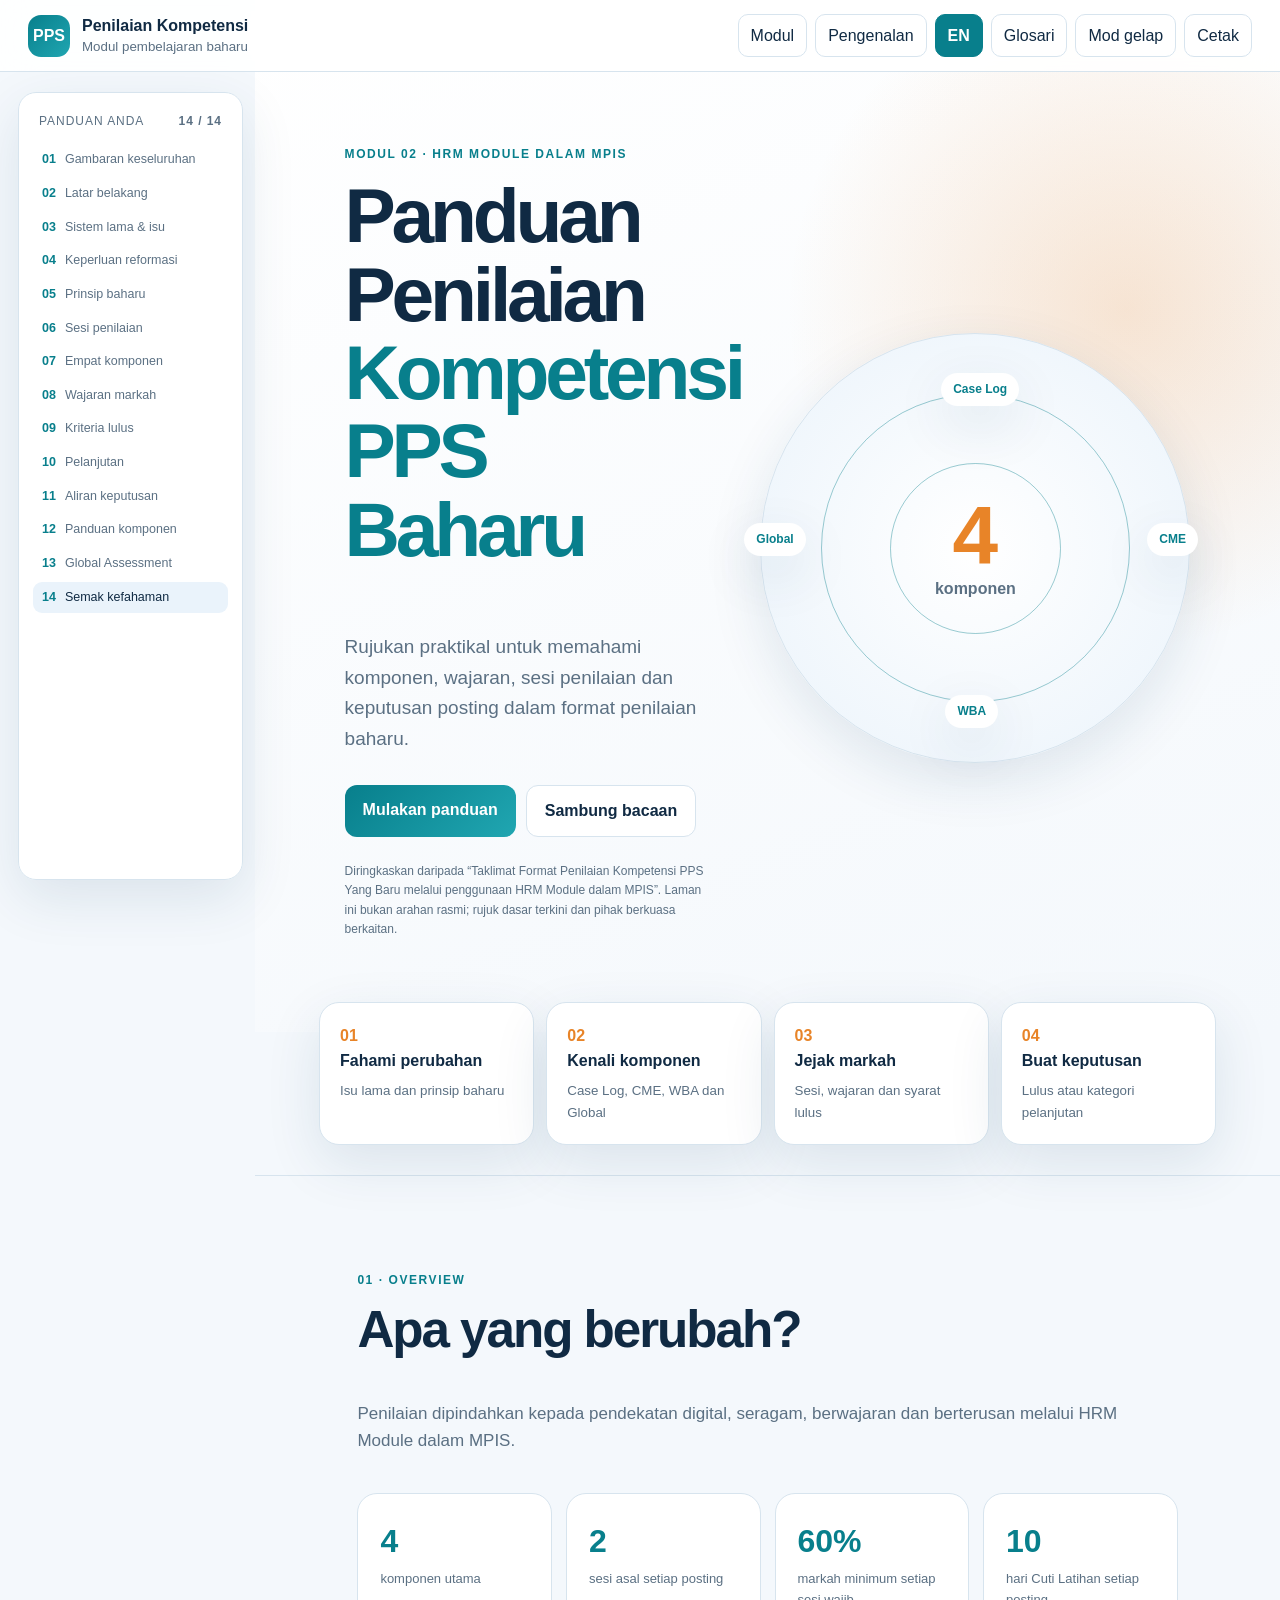
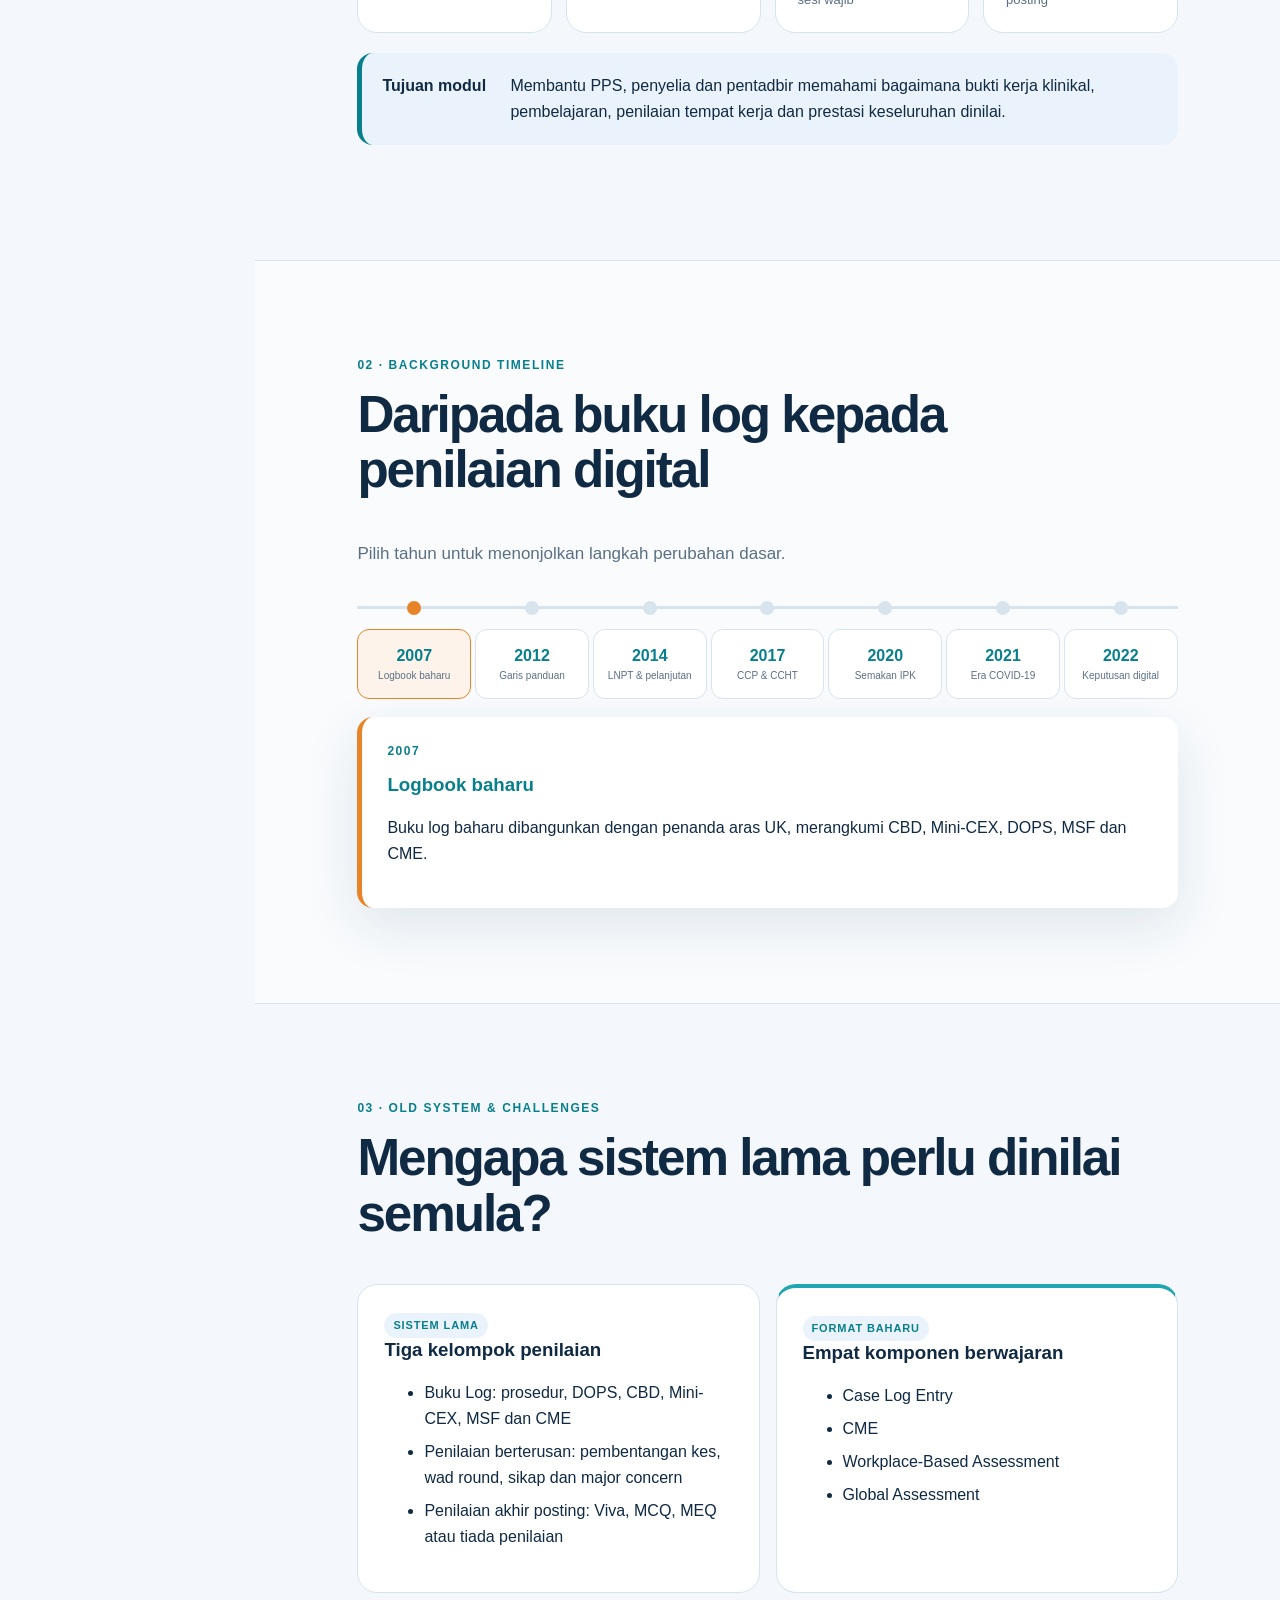
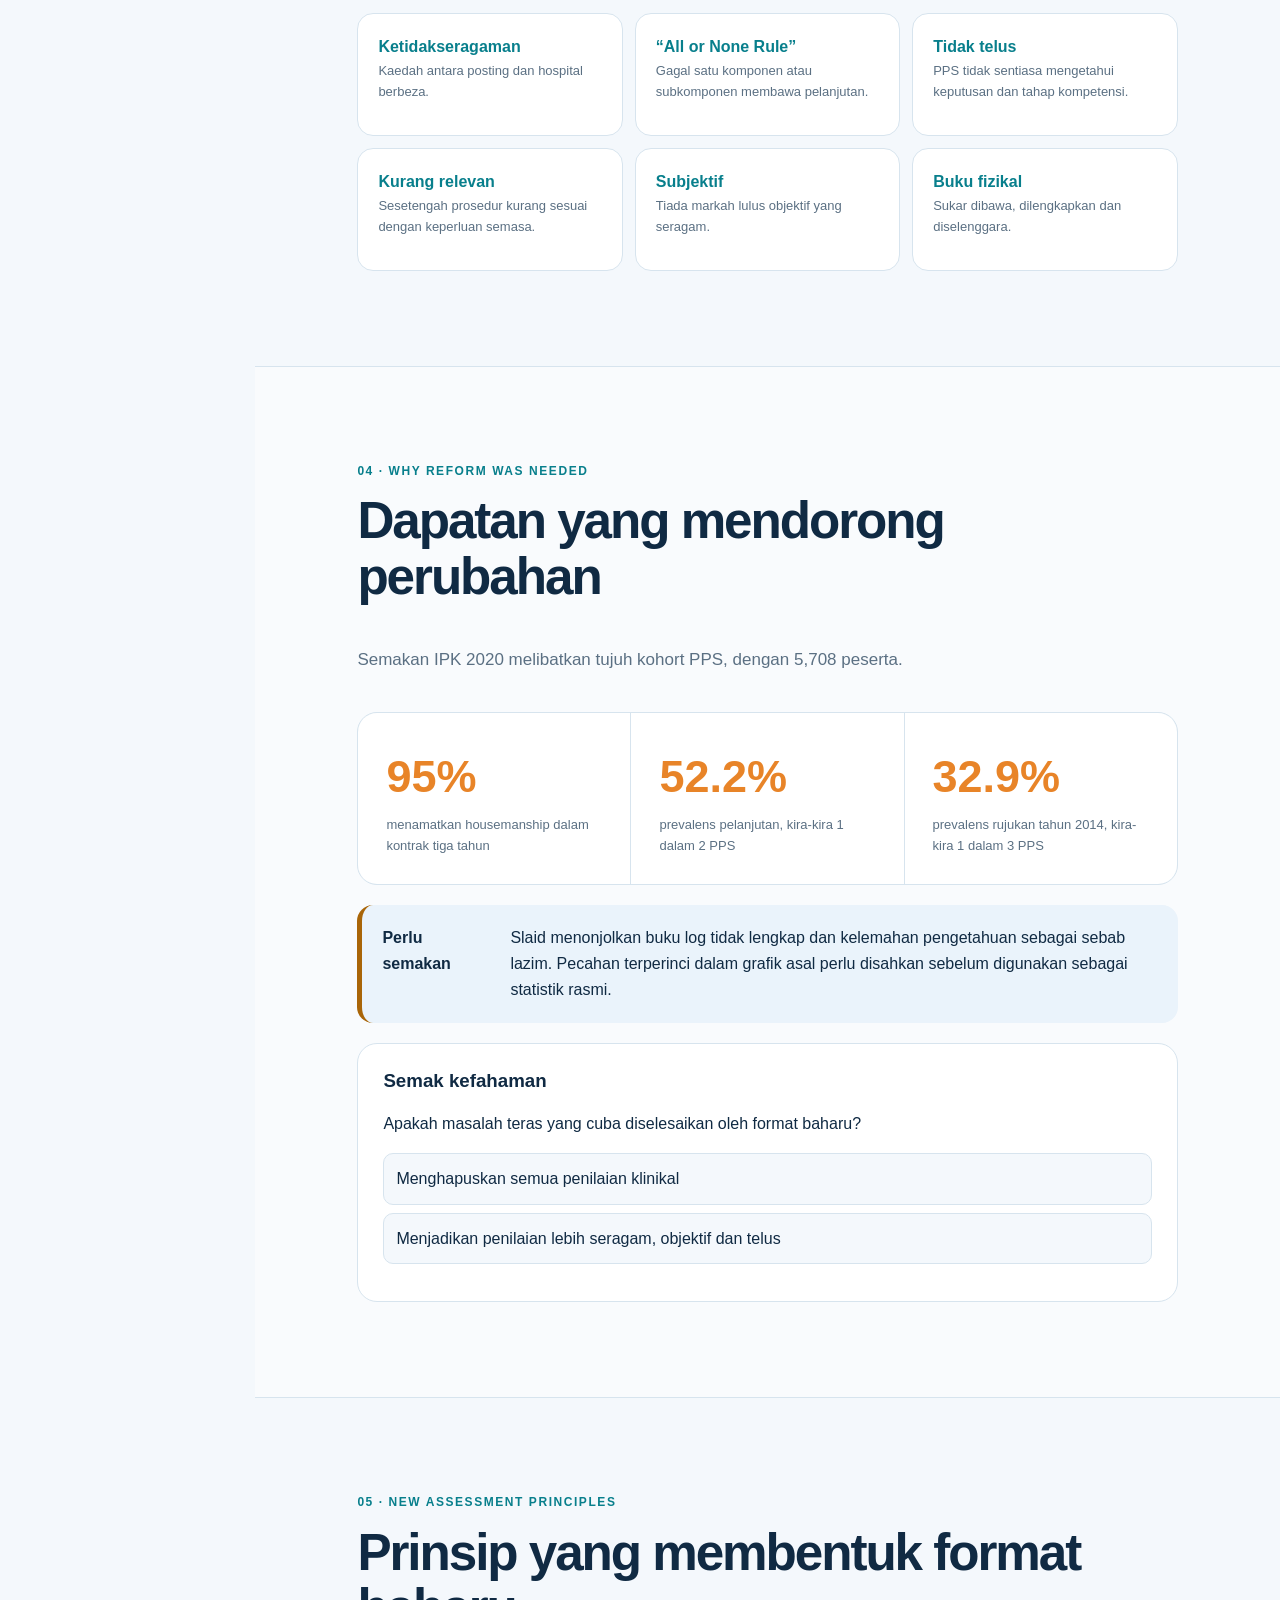
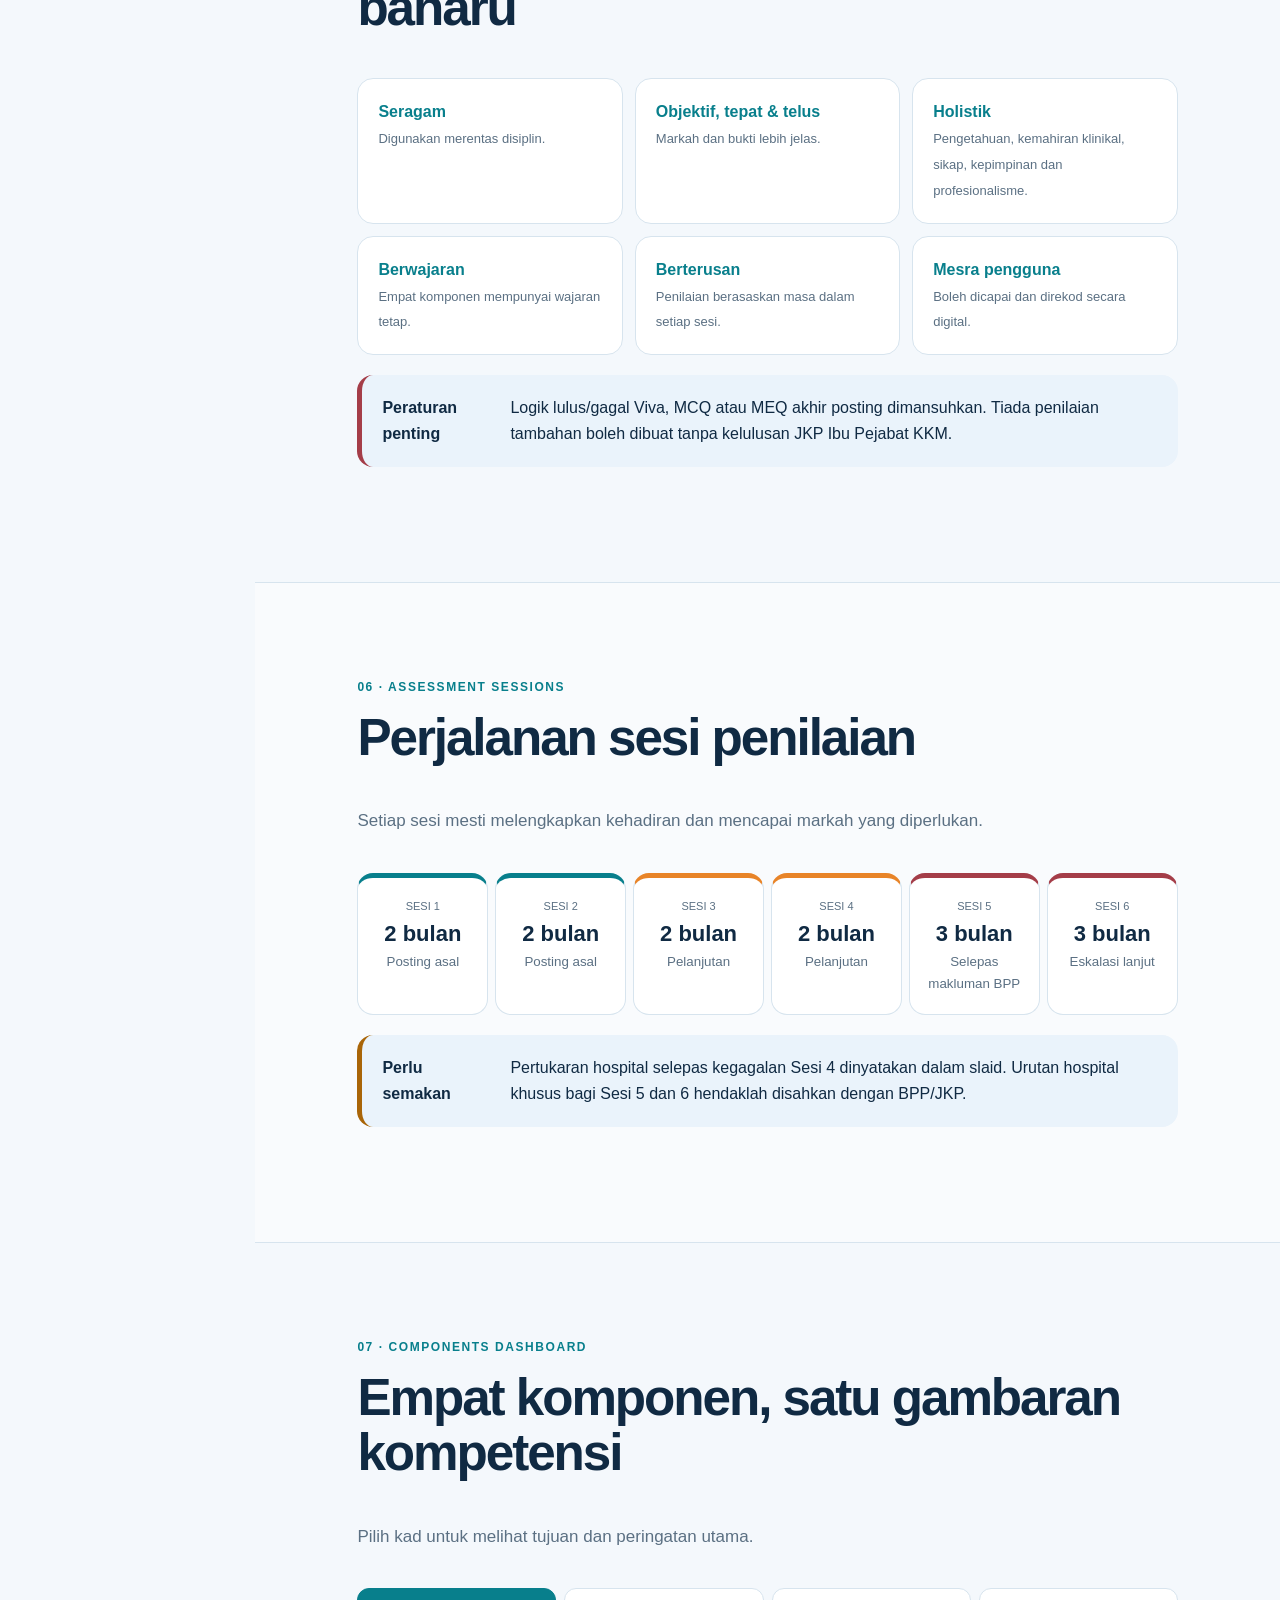
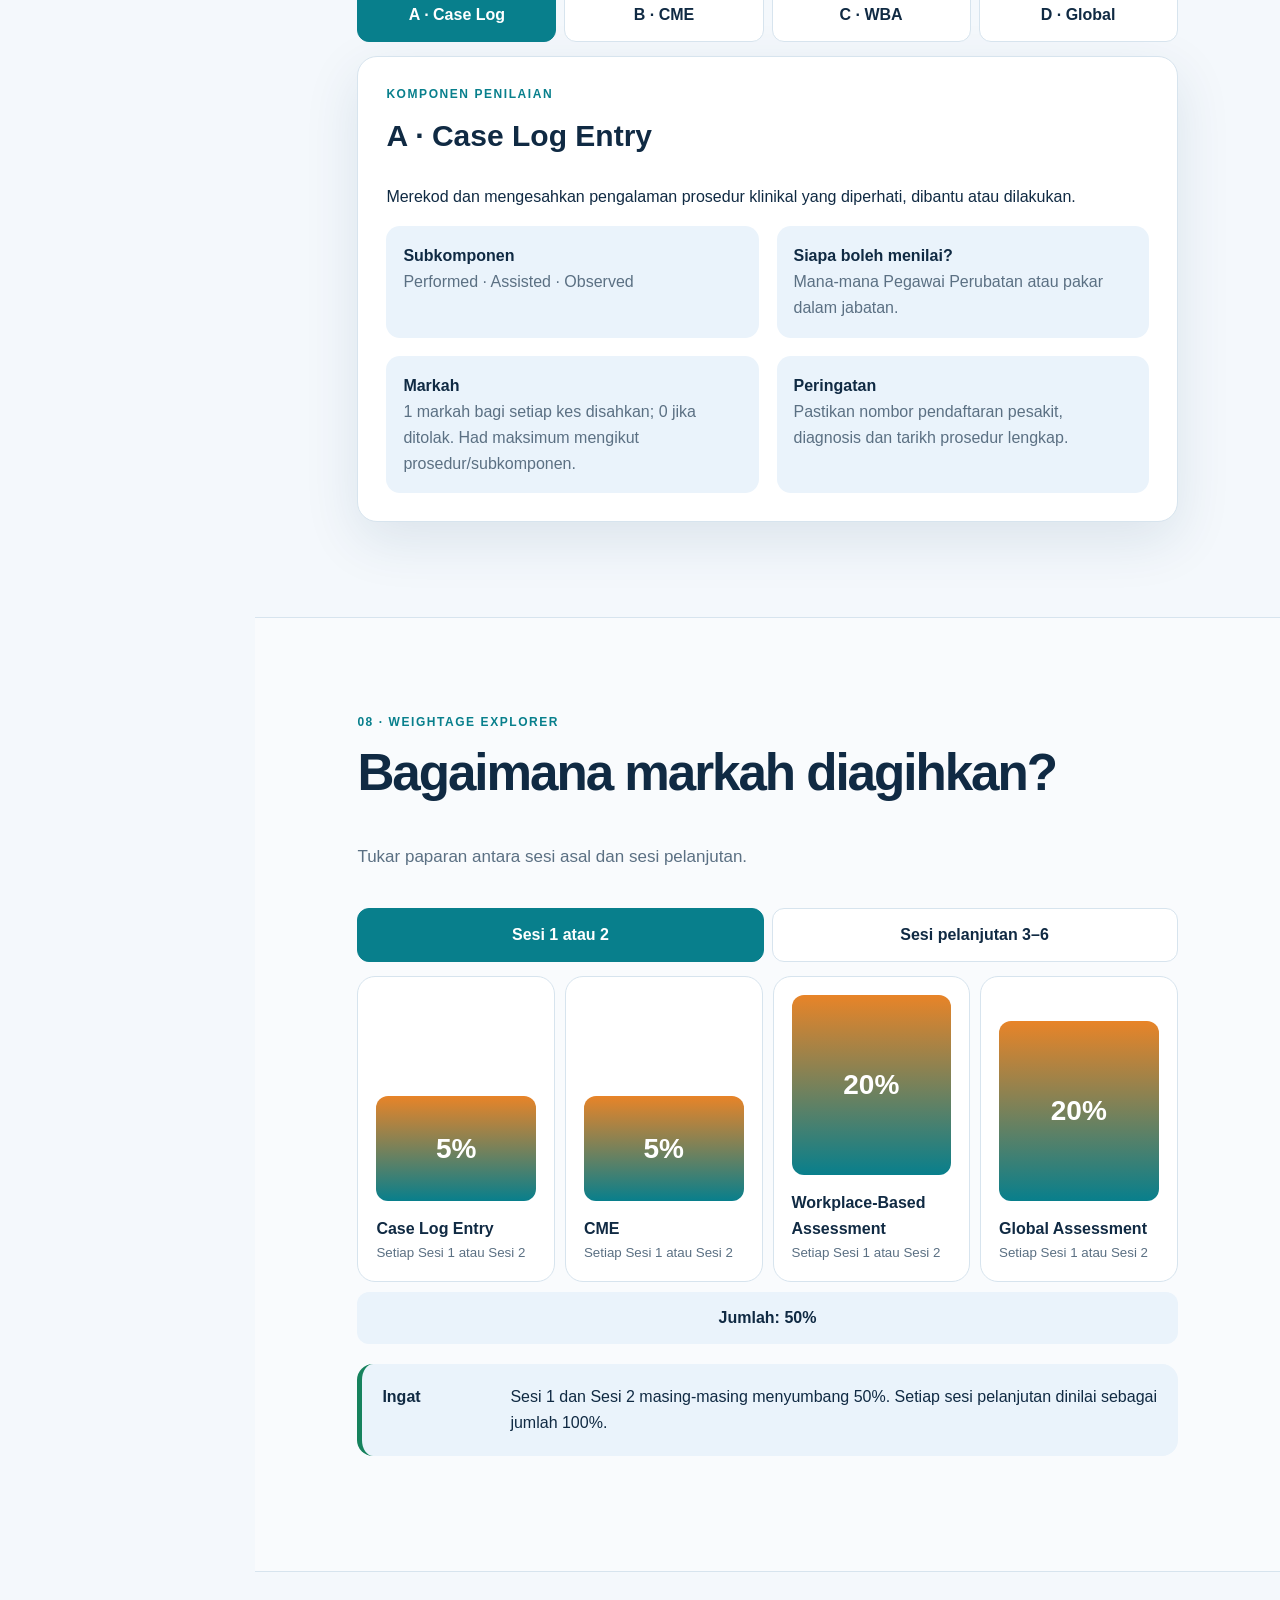
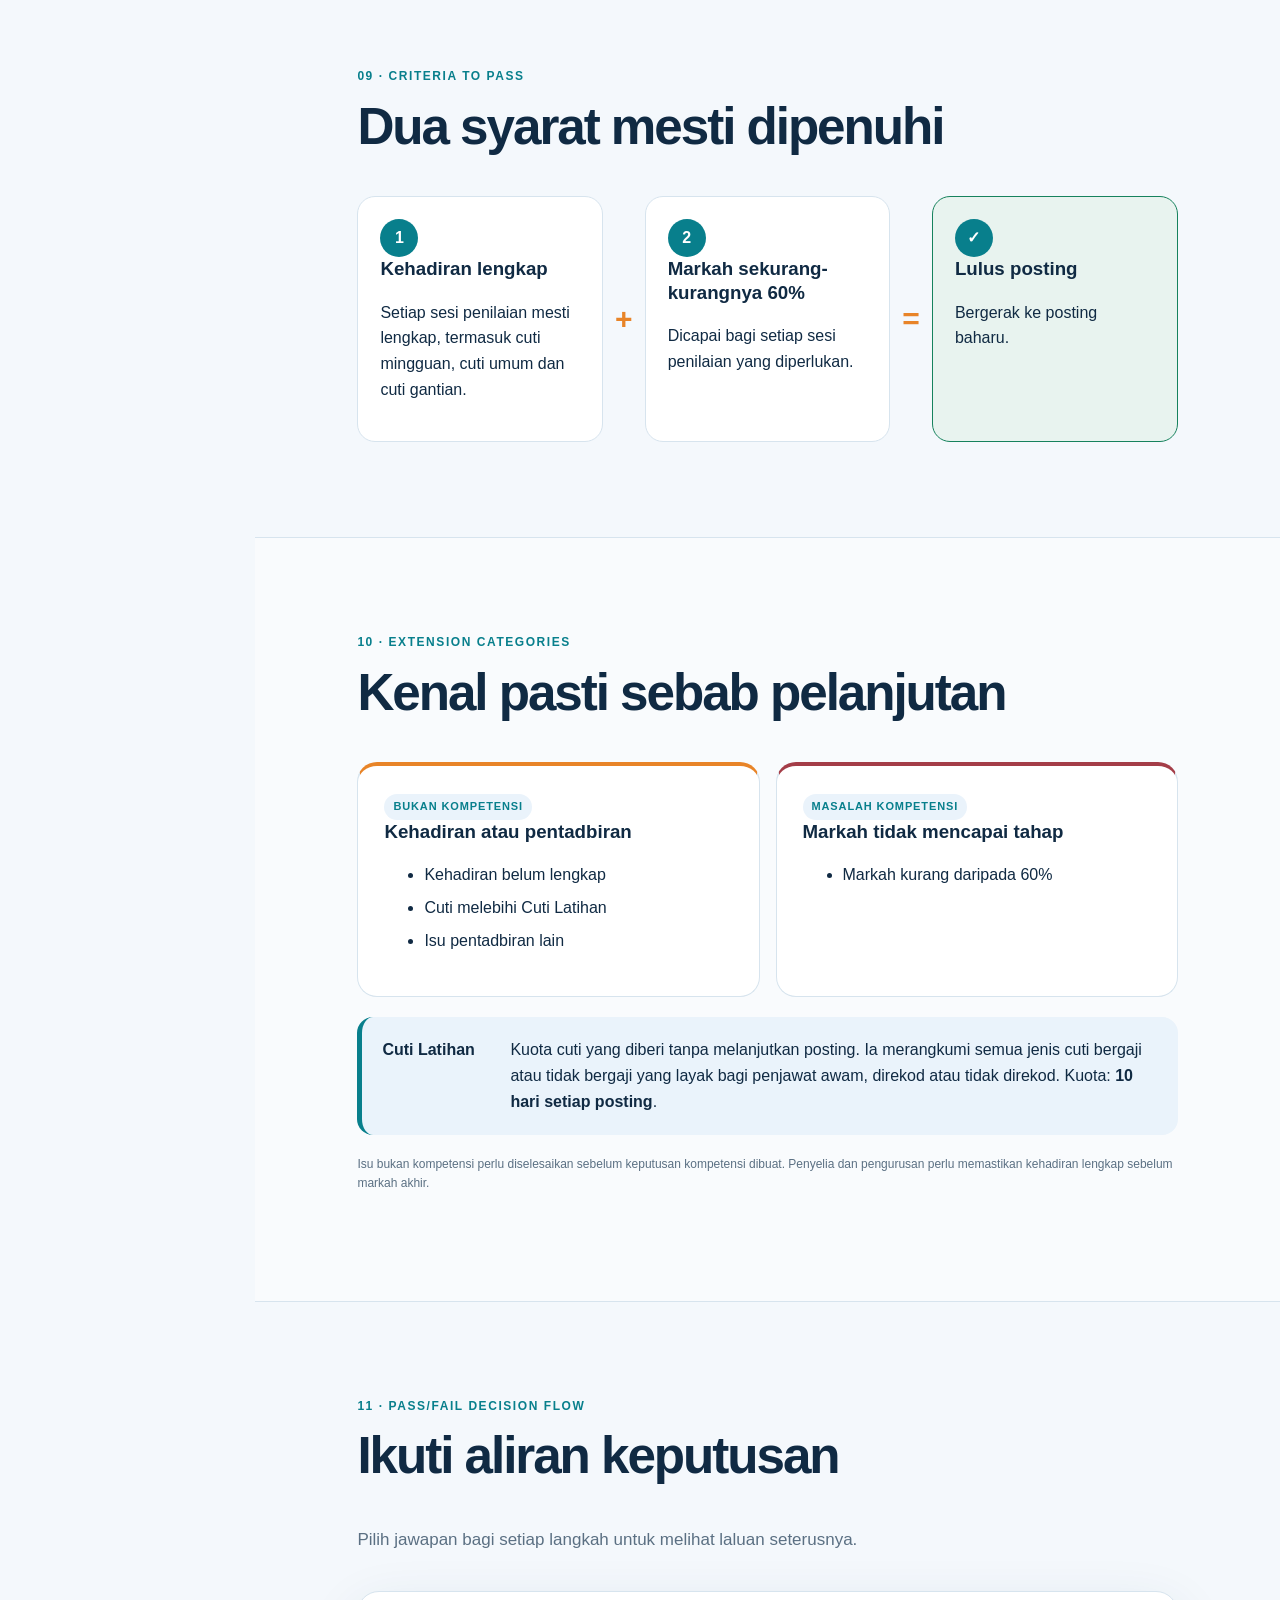
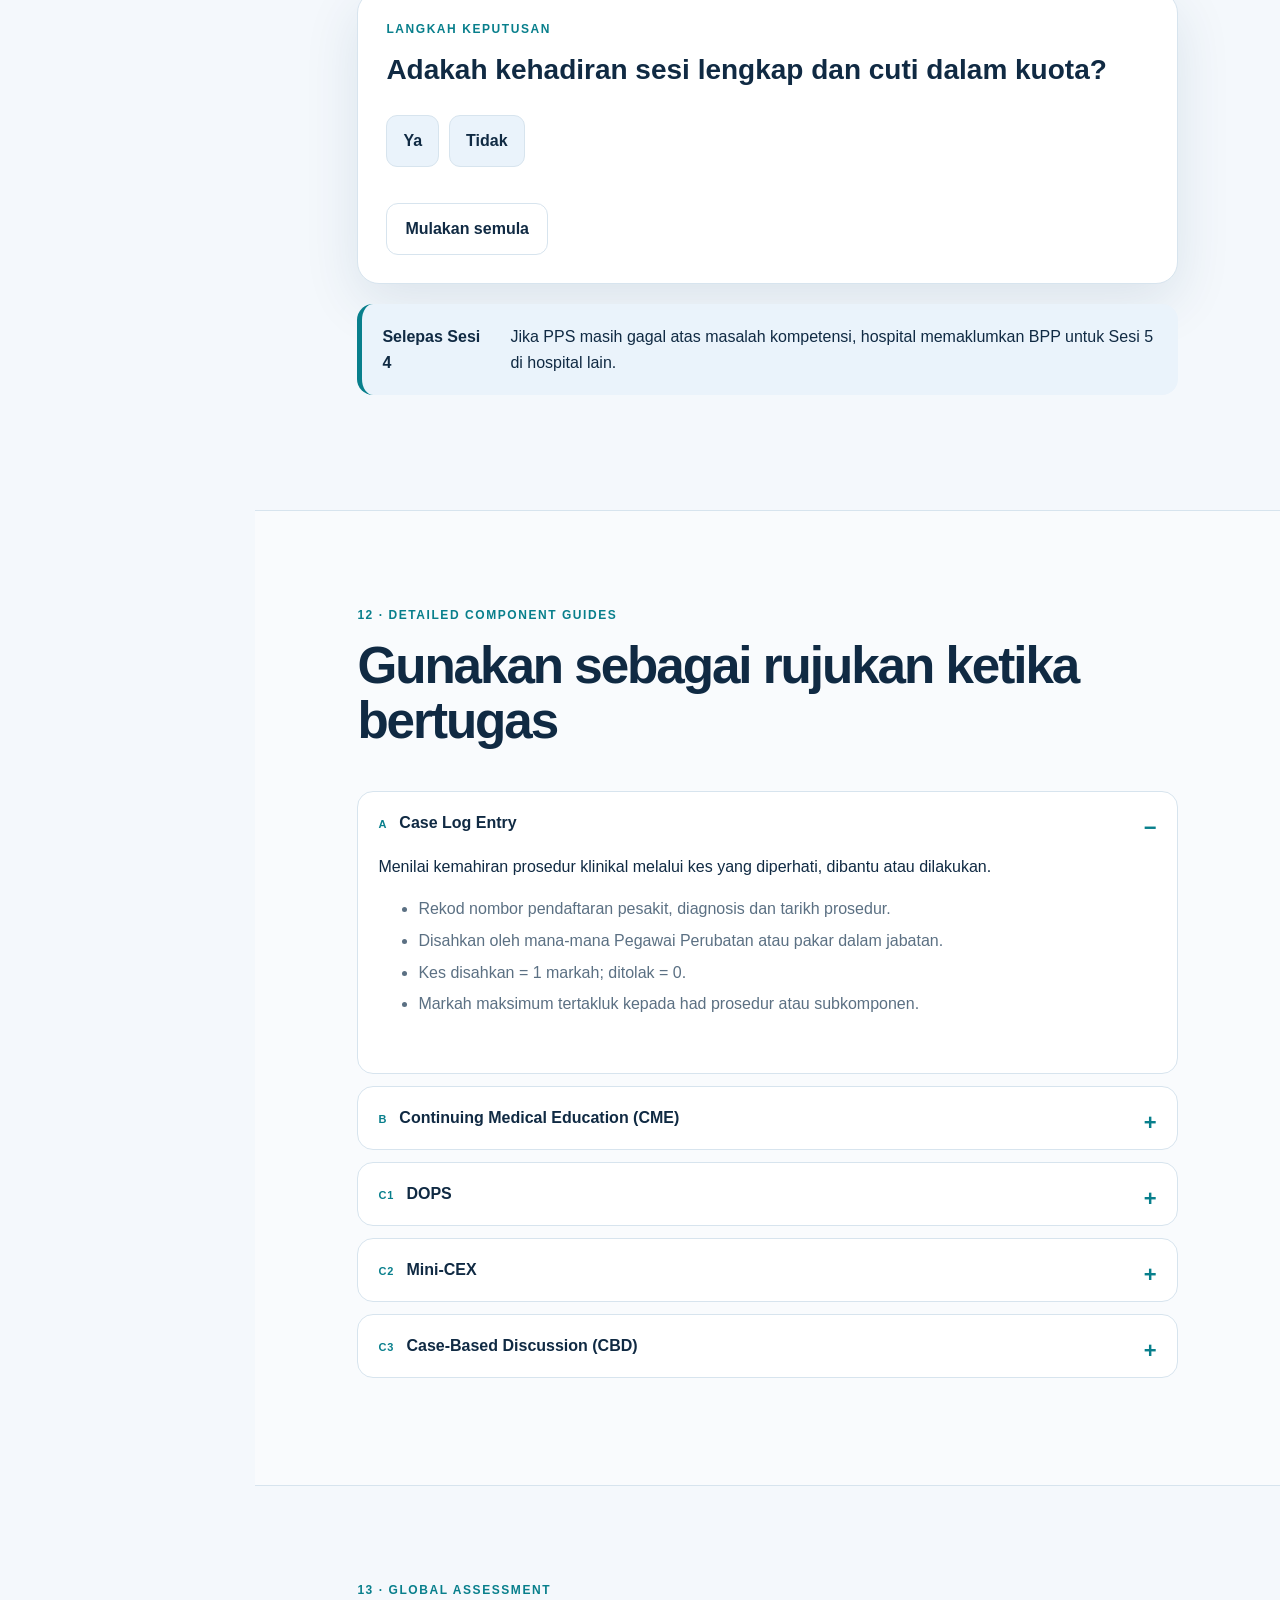
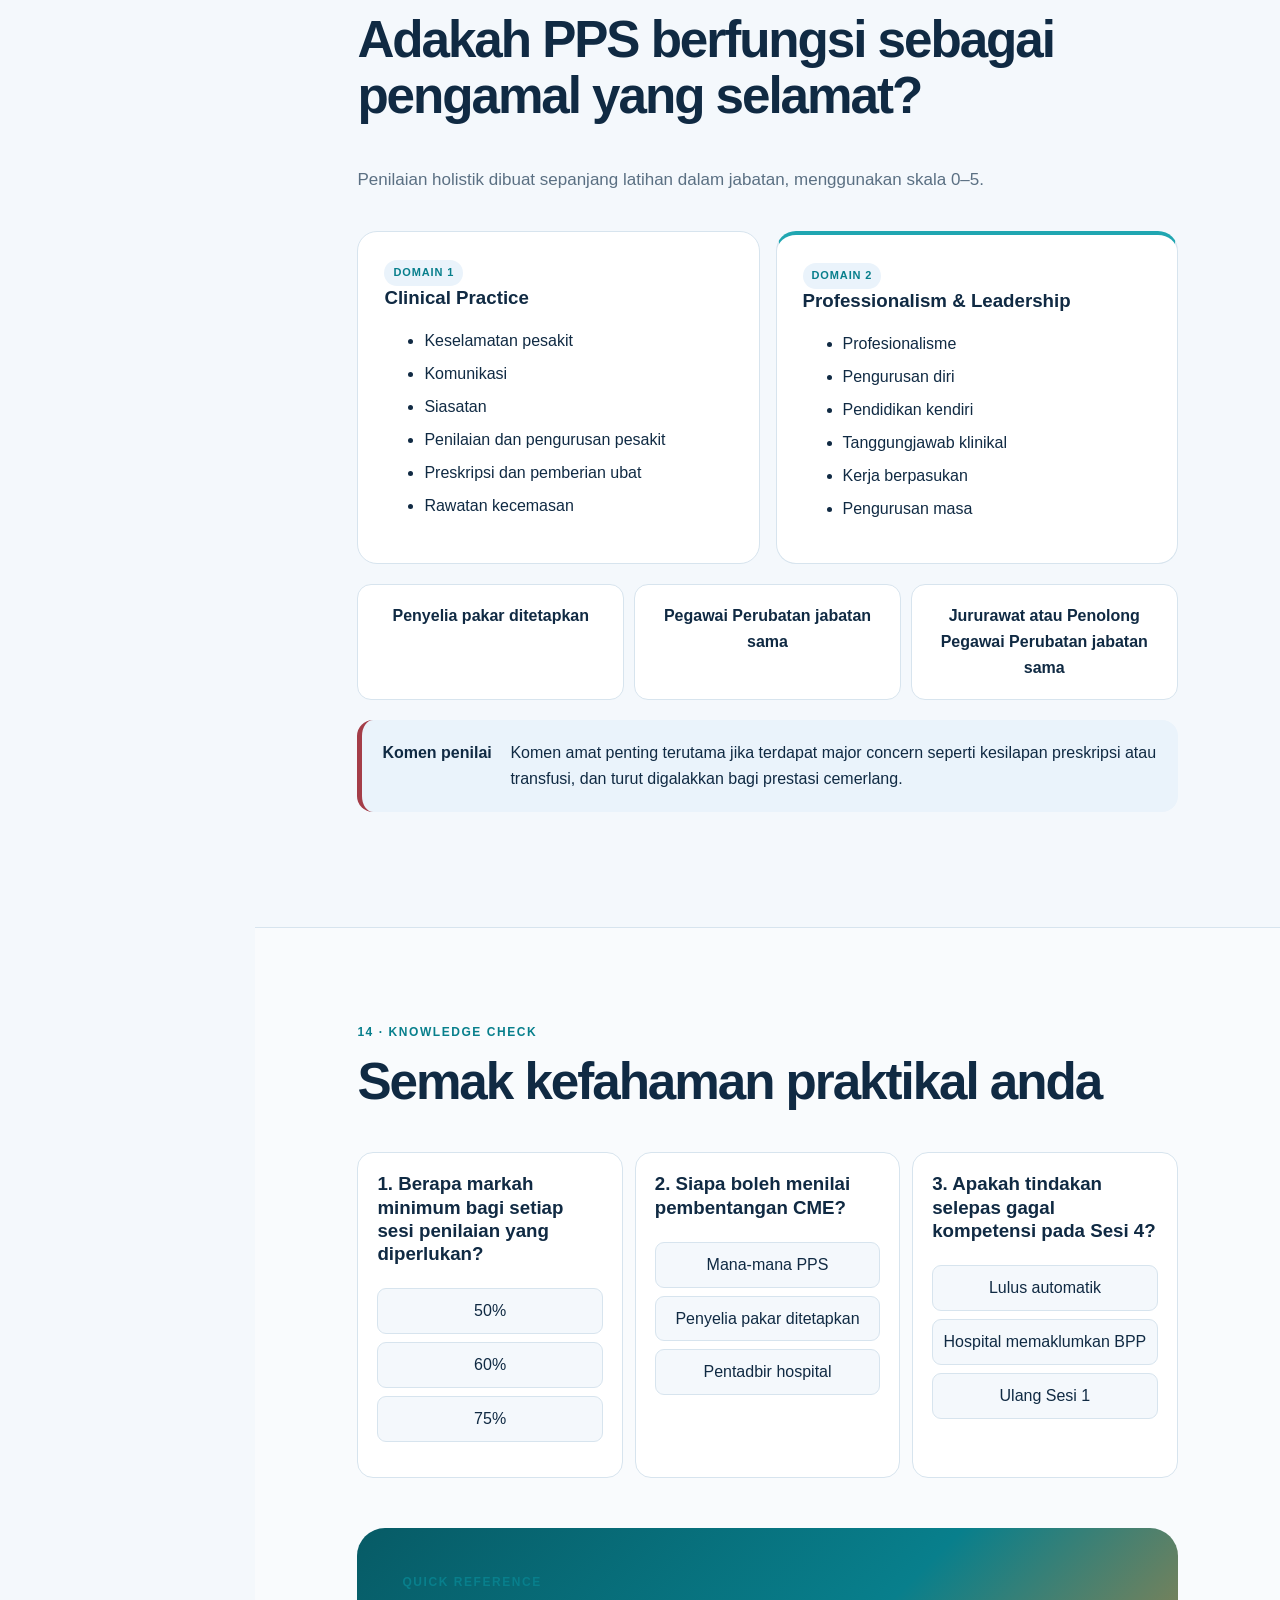
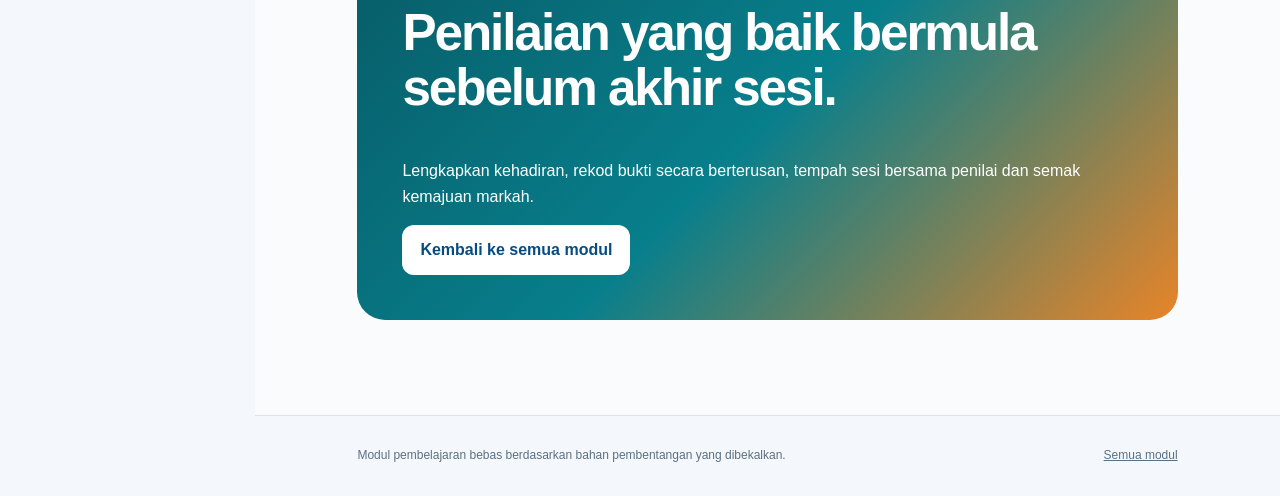
<file: assessment.html>
<!doctype html>
<html lang="ms">
<head>
  <meta charset="utf-8">
  <meta name="viewport" content="width=device-width, initial-scale=1">
  <meta name="description" content="Panduan interaktif format penilaian kompetensi PPS baharu">
  <title>Panduan Penilaian Kompetensi PPS Baharu</title>
  <link rel="stylesheet" href="styles.css">
  <link rel="stylesheet" href="assessment.css">
</head>
<body class="assessment-module">
  <div class="progress-track" aria-hidden="true"><div id="scroll-progress"></div></div>
  <header class="topbar">
    <a class="brand" href="#mula"><span class="brand-mark">PPS</span><span><strong>Penilaian Kompetensi</strong><small>Modul pembelajaran baharu</small></span></a>
    <div class="top-actions">
      <a class="icon-button module-link" href="modules.html">Modul</a>
      <a class="icon-button module-link" href="index.html">Pengenalan</a>
      <button class="language-button" id="language-toggle" type="button">EN</button>
      <button class="icon-button" id="glossary-open" type="button">Glosari</button>
      <button class="icon-button" id="theme-toggle" type="button">Mod gelap</button>
      <button class="icon-button" id="print-button" type="button">Cetak</button>
      <button class="menu-button" id="menu-toggle" type="button" aria-expanded="false">Menu</button>
    </div>
  </header>

  <aside class="side-nav" id="side-nav">
    <div class="journey-label">Panduan anda <strong id="section-count">01 / 14</strong></div>
    <nav>
      <a href="#overview"><span>01</span>Gambaran keseluruhan</a>
      <a href="#latar"><span>02</span>Latar belakang</a>
      <a href="#lama-baharu"><span>03</span>Sistem lama & isu</a>
      <a href="#reformasi"><span>04</span>Keperluan reformasi</a>
      <a href="#prinsip"><span>05</span>Prinsip baharu</a>
      <a href="#sesi"><span>06</span>Sesi penilaian</a>
      <a href="#komponen"><span>07</span>Empat komponen</a>
      <a href="#wajaran"><span>08</span>Wajaran markah</a>
      <a href="#lulus"><span>09</span>Kriteria lulus</a>
      <a href="#pelanjutan"><span>10</span>Pelanjutan</a>
      <a href="#aliran"><span>11</span>Aliran keputusan</a>
      <a href="#panduan"><span>12</span>Panduan komponen</a>
      <a href="#global"><span>13</span>Global Assessment</a>
      <a href="#semak"><span>14</span>Semak kefahaman</a>
    </nav>
  </aside>

  <main id="mula">
    <section class="hero assessment-hero">
      <div class="hero-copy">
        <p class="eyebrow">Modul 02 · HRM Module dalam MPIS</p>
        <h1>Panduan Penilaian <em>Kompetensi PPS Baharu</em></h1>
        <p class="lead">Rujukan praktikal untuk memahami komponen, wajaran, sesi penilaian dan keputusan posting dalam format penilaian baharu.</p>
        <div class="hero-actions"><a class="button primary" href="#overview">Mulakan panduan</a><button class="button secondary" id="resume-button" type="button">Sambung bacaan</button></div>
        <p class="source-note">Diringkaskan daripada “Taklimat Format Penilaian Kompetensi PPS Yang Baru melalui penggunaan HRM Module dalam MPIS”. Laman ini bukan arahan rasmi; rujuk dasar terkini dan pihak berkuasa berkaitan.</p>
      </div>
      <div class="assessment-orbit" aria-label="Empat komponen penilaian"><strong>4</strong><span>komponen</span><i>Case Log</i><i>CME</i><i>WBA</i><i>Global</i></div>
    </section>

    <section class="quick-start assessment-quick">
      <div><span>01</span><strong>Fahami perubahan</strong><small>Isu lama dan prinsip baharu</small></div>
      <div><span>02</span><strong>Kenali komponen</strong><small>Case Log, CME, WBA dan Global</small></div>
      <div><span>03</span><strong>Jejak markah</strong><small>Sesi, wajaran dan syarat lulus</small></div>
      <div><span>04</span><strong>Buat keputusan</strong><small>Lulus atau kategori pelanjutan</small></div>
    </section>

    <section class="learning-section" id="overview" data-index="1">
      <div class="section-heading"><p class="kicker">01 · Overview</p><h2>Apa yang berubah?</h2><p>Penilaian dipindahkan kepada pendekatan digital, seragam, berwajaran dan berterusan melalui HRM Module dalam MPIS.</p></div>
      <div class="stat-grid"><article class="metric"><strong>4</strong><span>komponen utama</span></article><article class="metric"><strong>2</strong><span>sesi asal setiap posting</span></article><article class="metric"><strong>60%</strong><span>markah minimum setiap sesi wajib</span></article><article class="metric"><strong>10</strong><span>hari Cuti Latihan setiap posting</span></article></div>
      <div class="callout policy"><strong>Tujuan modul</strong><p>Membantu PPS, penyelia dan pentadbir memahami bagaimana bukti kerja klinikal, pembelajaran, penilaian tempat kerja dan prestasi keseluruhan dinilai.</p></div>
    </section>

    <section class="learning-section" id="latar" data-index="2">
      <div class="section-heading"><p class="kicker">02 · Background timeline</p><h2>Daripada buku log kepada penilaian digital</h2><p>Pilih tahun untuk menonjolkan langkah perubahan dasar.</p></div>
      <div class="history-timeline" id="history-timeline">
        <button class="active" data-year="2007"><b>2007</b><span>Logbook baharu</span></button>
        <button data-year="2012"><b>2012</b><span>Garis panduan</span></button>
        <button data-year="2014"><b>2014</b><span>LNPT & pelanjutan</span></button>
        <button data-year="2017"><b>2017</b><span>CCP & CCHT</span></button>
        <button data-year="2020"><b>2020</b><span>Semakan IPK</span></button>
        <button data-year="2021"><b>2021</b><span>Era COVID-19</span></button>
        <button data-year="2022"><b>2022</b><span>Keputusan digital</span></button>
      </div>
      <article class="timeline-detail" id="timeline-detail"></article>
    </section>

    <section class="learning-section" id="lama-baharu" data-index="3">
      <div class="section-heading"><p class="kicker">03 · Old system & challenges</p><h2>Mengapa sistem lama perlu dinilai semula?</h2></div>
      <div class="compare-grid">
        <article class="compare-card"><span>Sistem lama</span><h3>Tiga kelompok penilaian</h3><ul><li>Buku Log: prosedur, DOPS, CBD, Mini-CEX, MSF dan CME</li><li>Penilaian berterusan: pembentangan kes, wad round, sikap dan major concern</li><li>Penilaian akhir posting: Viva, MCQ, MEQ atau tiada penilaian</li></ul></article>
        <article class="compare-card alt"><span>Format baharu</span><h3>Empat komponen berwajaran</h3><ul><li>Case Log Entry</li><li>CME</li><li>Workplace-Based Assessment</li><li>Global Assessment</li></ul></article>
      </div>
      <div class="issue-grid"><article><strong>Ketidakseragaman</strong><p>Kaedah antara posting dan hospital berbeza.</p></article><article><strong>“All or None Rule”</strong><p>Gagal satu komponen atau subkomponen membawa pelanjutan.</p></article><article><strong>Tidak telus</strong><p>PPS tidak sentiasa mengetahui keputusan dan tahap kompetensi.</p></article><article><strong>Kurang relevan</strong><p>Sesetengah prosedur kurang sesuai dengan keperluan semasa.</p></article><article><strong>Subjektif</strong><p>Tiada markah lulus objektif yang seragam.</p></article><article><strong>Buku fizikal</strong><p>Sukar dibawa, dilengkapkan dan diselenggara.</p></article></div>
    </section>

    <section class="learning-section" id="reformasi" data-index="4">
      <div class="section-heading"><p class="kicker">04 · Why reform was needed</p><h2>Dapatan yang mendorong perubahan</h2><p>Semakan IPK 2020 melibatkan tujuh kohort PPS, dengan 5,708 peserta.</p></div>
      <div class="reform-stats"><article><strong>95%</strong><span>menamatkan housemanship dalam kontrak tiga tahun</span></article><article><strong>52.2%</strong><span>prevalens pelanjutan, kira-kira 1 dalam 2 PPS</span></article><article><strong>32.9%</strong><span>prevalens rujukan tahun 2014, kira-kira 1 dalam 3 PPS</span></article></div>
      <div class="callout review"><strong>Perlu semakan</strong><p>Slaid menonjolkan buku log tidak lengkap dan kelemahan pengetahuan sebagai sebab lazim. Pecahan terperinci dalam grafik asal perlu disahkan sebelum digunakan sebagai statistik rasmi.</p></div>
      <div class="knowledge-check mini-check" data-answer="b"><h3>Semak kefahaman</h3><p>Apakah masalah teras yang cuba diselesaikan oleh format baharu?</p><button data-choice="a">Menghapuskan semua penilaian klinikal</button><button data-choice="b">Menjadikan penilaian lebih seragam, objektif dan telus</button><p class="feedback"></p></div>
    </section>

    <section class="learning-section" id="prinsip" data-index="5">
      <div class="section-heading"><p class="kicker">05 · New assessment principles</p><h2>Prinsip yang membentuk format baharu</h2></div>
      <div class="principle-grid"><article><b>Seragam</b><span>Digunakan merentas disiplin.</span></article><article><b>Objektif, tepat & telus</b><span>Markah dan bukti lebih jelas.</span></article><article><b>Holistik</b><span>Pengetahuan, kemahiran klinikal, sikap, kepimpinan dan profesionalisme.</span></article><article><b>Berwajaran</b><span>Empat komponen mempunyai wajaran tetap.</span></article><article><b>Berterusan</b><span>Penilaian berasaskan masa dalam setiap sesi.</span></article><article><b>Mesra pengguna</b><span>Boleh dicapai dan direkod secara digital.</span></article></div>
      <div class="callout important"><strong>Peraturan penting</strong><p>Logik lulus/gagal Viva, MCQ atau MEQ akhir posting dimansuhkan. Tiada penilaian tambahan boleh dibuat tanpa kelulusan JKP Ibu Pejabat KKM.</p></div>
    </section>

    <section class="learning-section" id="sesi" data-index="6">
      <div class="section-heading"><p class="kicker">06 · Assessment sessions</p><h2>Perjalanan sesi penilaian</h2><p>Setiap sesi mesti melengkapkan kehadiran dan mencapai markah yang diperlukan.</p></div>
      <div class="session-track"><article class="original"><span>Sesi 1</span><strong>2 bulan</strong><small>Posting asal</small></article><article class="original"><span>Sesi 2</span><strong>2 bulan</strong><small>Posting asal</small></article><article class="extension"><span>Sesi 3</span><strong>2 bulan</strong><small>Pelanjutan</small></article><article class="extension"><span>Sesi 4</span><strong>2 bulan</strong><small>Pelanjutan</small></article><article class="escalation"><span>Sesi 5</span><strong>3 bulan</strong><small>Selepas makluman BPP</small></article><article class="escalation"><span>Sesi 6</span><strong>3 bulan</strong><small>Eskalasi lanjut</small></article></div>
      <div class="callout review"><strong>Perlu semakan</strong><p>Pertukaran hospital selepas kegagalan Sesi 4 dinyatakan dalam slaid. Urutan hospital khusus bagi Sesi 5 dan 6 hendaklah disahkan dengan BPP/JKP.</p></div>
    </section>

    <section class="learning-section" id="komponen" data-index="7">
      <div class="section-heading"><p class="kicker">07 · Components dashboard</p><h2>Empat komponen, satu gambaran kompetensi</h2><p>Pilih kad untuk melihat tujuan dan peringatan utama.</p></div>
      <div class="component-tabs" role="tablist"><button class="active" data-component="case">A · Case Log</button><button data-component="cme">B · CME</button><button data-component="wba">C · WBA</button><button data-component="global">D · Global</button></div>
      <article class="component-detail" id="component-detail"></article>
    </section>

    <section class="learning-section" id="wajaran" data-index="8">
      <div class="section-heading"><p class="kicker">08 · Weightage explorer</p><h2>Bagaimana markah diagihkan?</h2><p>Tukar paparan antara sesi asal dan sesi pelanjutan.</p></div>
      <div class="weight-controls"><button class="active" data-weight="original">Sesi 1 atau 2</button><button data-weight="extension">Sesi pelanjutan 3–6</button></div>
      <div class="weight-explorer" id="weight-explorer"></div>
      <div class="callout remember"><strong>Ingat</strong><p>Sesi 1 dan Sesi 2 masing-masing menyumbang 50%. Setiap sesi pelanjutan dinilai sebagai jumlah 100%.</p></div>
    </section>

    <section class="learning-section" id="lulus" data-index="9">
      <div class="section-heading"><p class="kicker">09 · Criteria to pass</p><h2>Dua syarat mesti dipenuhi</h2></div>
      <div class="pass-equation"><article><span>1</span><h3>Kehadiran lengkap</h3><p>Setiap sesi penilaian mesti lengkap, termasuk cuti mingguan, cuti umum dan cuti gantian.</p></article><i>+</i><article><span>2</span><h3>Markah sekurang-kurangnya 60%</h3><p>Dicapai bagi setiap sesi penilaian yang diperlukan.</p></article><i>=</i><article class="pass"><span>✓</span><h3>Lulus posting</h3><p>Bergerak ke posting baharu.</p></article></div>
    </section>

    <section class="learning-section" id="pelanjutan" data-index="10">
      <div class="section-heading"><p class="kicker">10 · Extension categories</p><h2>Kenal pasti sebab pelanjutan</h2></div>
      <div class="compare-grid">
        <article class="compare-card noncomp"><span>Bukan kompetensi</span><h3>Kehadiran atau pentadbiran</h3><ul><li>Kehadiran belum lengkap</li><li>Cuti melebihi Cuti Latihan</li><li>Isu pentadbiran lain</li></ul></article>
        <article class="compare-card comp"><span>Masalah kompetensi</span><h3>Markah tidak mencapai tahap</h3><ul><li>Markah kurang daripada 60%</li></ul></article>
      </div>
      <div class="callout policy"><strong>Cuti Latihan</strong><p>Kuota cuti yang diberi tanpa melanjutkan posting. Ia merangkumi semua jenis cuti bergaji atau tidak bergaji yang layak bagi penjawat awam, direkod atau tidak direkod. Kuota: <b>10 hari setiap posting</b>.</p></div>
      <p class="caption">Isu bukan kompetensi perlu diselesaikan sebelum keputusan kompetensi dibuat. Penyelia dan pengurusan perlu memastikan kehadiran lengkap sebelum markah akhir.</p>
    </section>

    <section class="learning-section" id="aliran" data-index="11">
      <div class="section-heading"><p class="kicker">11 · Pass/fail decision flow</p><h2>Ikuti aliran keputusan</h2><p>Pilih jawapan bagi setiap langkah untuk melihat laluan seterusnya.</p></div>
      <div class="decision-builder">
        <div id="decision-question"></div>
        <div class="decision-actions" id="decision-actions"></div>
        <div class="decision-history" id="decision-history"></div>
        <button class="button secondary" id="decision-reset" type="button">Mulakan semula</button>
      </div>
      <div class="callout policy"><strong>Selepas Sesi 4</strong><p>Jika PPS masih gagal atas masalah kompetensi, hospital memaklumkan BPP untuk Sesi 5 di hospital lain.</p></div>
    </section>

    <section class="learning-section" id="panduan" data-index="12">
      <div class="section-heading"><p class="kicker">12 · Detailed component guides</p><h2>Gunakan sebagai rujukan ketika bertugas</h2></div>
      <details class="policy-card" open><summary><span>A</span>Case Log Entry</summary><div class="guide-body"><p>Menilai kemahiran prosedur klinikal melalui kes yang diperhati, dibantu atau dilakukan.</p><ul><li>Rekod nombor pendaftaran pesakit, diagnosis dan tarikh prosedur.</li><li>Disahkan oleh mana-mana Pegawai Perubatan atau pakar dalam jabatan.</li><li>Kes disahkan = 1 markah; ditolak = 0.</li><li>Markah maksimum tertakluk kepada had prosedur atau subkomponen.</li></ul></div></details>
      <details class="policy-card"><summary><span>B</span>Continuing Medical Education (CME)</summary><div class="guide-body"><ul><li>Hanya CME peringkat jabatan dikira; CME hospital bukan jabatan tidak dikira.</li><li>Diadakan sekurang-kurangnya mingguan, 30–45 minit.</li><li>Kehadiran disahkan = 1 markah, maksimum 8 markah setiap sesi.</li><li>Satu pembentangan setiap sesi: 10–15 minit diikuti perbincangan/Q&amp;A.</li><li>Pembentangan dinilai penyelia pakar ditetapkan sahaja: organisasi, pengetahuan subjek, komunikasi dan kreativiti, skala 1–5.</li></ul></div></details>
      <details class="policy-card"><summary><span>C1</span>DOPS</summary><div class="guide-body"><ul><li>Pemerhatian langsung prosedur dalam situasi klinikal sebenar.</li><li>Temu janji dengan penilai; prosedur dinilai sekali setiap sesi.</li><li>Dinilai penyelia pakar ditetapkan sahaja.</li><li>Setiap langkah memuaskan = 1; tidak diperakui = 0.</li></ul></div></details>
      <details class="policy-card"><summary><span>C2</span>Mini-CEX</summary><div class="guide-body"><ul><li>Penilaian formal kemahiran klinikal dengan maklum balas, sekali setiap sesi.</li><li>10–15 minit untuk sejarah/pemeriksaan/diagnosis/pelan awal dan 10–15 minit Q&amp;A; jumlah tidak melebihi 30 minit.</li><li>Fokus: sejarah, diagnosis, pengurusan atau penerangan.</li><li>Domain: history taking, pemeriksaan fizikal, siasatan, pengurusan, dokumentasi dan komunikasi; skala 0–5.</li></ul></div></details>
      <details class="policy-card"><summary><span>C3</span>Case-Based Discussion (CBD)</summary><div class="guide-body"><ul><li>Perbincangan retrospektif kes wad yang dimasukkan di bawah jagaan PPS, sekali setiap sesi.</li><li>Pembentangan 5–10 minit diikuti Q&amp;A/perbincangan; jumlah tidak melebihi 30 minit.</li><li>Domain: dokumentasi, penaakulan klinikal, keputusan/risiko, pemikiran kritikal, siasatan/rawatan dan profesionalisme/penjagaan keseluruhan; skala 0–5.</li></ul></div></details>
    </section>

    <section class="learning-section" id="global" data-index="13">
      <div class="section-heading"><p class="kicker">13 · Global Assessment</p><h2>Adakah PPS berfungsi sebagai pengamal yang selamat?</h2><p>Penilaian holistik dibuat sepanjang latihan dalam jabatan, menggunakan skala 0–5.</p></div>
      <div class="compare-grid"><article class="compare-card"><span>Domain 1</span><h3>Clinical Practice</h3><ul><li>Keselamatan pesakit</li><li>Komunikasi</li><li>Siasatan</li><li>Penilaian dan pengurusan pesakit</li><li>Preskripsi dan pemberian ubat</li><li>Rawatan kecemasan</li></ul></article><article class="compare-card alt"><span>Domain 2</span><h3>Professionalism & Leadership</h3><ul><li>Profesionalisme</li><li>Pengurusan diri</li><li>Pendidikan kendiri</li><li>Tanggungjawab klinikal</li><li>Kerja berpasukan</li><li>Pengurusan masa</li></ul></article></div>
      <div class="assessor-strip"><article><strong>Penyelia pakar ditetapkan</strong></article><article><strong>Pegawai Perubatan jabatan sama</strong></article><article><strong>Jururawat atau Penolong Pegawai Perubatan jabatan sama</strong></article></div>
      <div class="callout important"><strong>Komen penilai</strong><p>Komen amat penting terutama jika terdapat major concern seperti kesilapan preskripsi atau transfusi, dan turut digalakkan bagi prestasi cemerlang.</p></div>
    </section>

    <section class="learning-section" id="semak" data-index="14">
      <div class="section-heading"><p class="kicker">14 · Knowledge check</p><h2>Semak kefahaman praktikal anda</h2></div>
      <div class="final-check" id="final-check"></div>
      <div class="finish-card"><p class="eyebrow">Quick reference</p><h2>Penilaian yang baik bermula sebelum akhir sesi.</h2><p>Lengkapkan kehadiran, rekod bukti secara berterusan, tempah sesi bersama penilai dan semak kemajuan markah.</p><a class="button" href="modules.html">Kembali ke semua modul</a></div>
    </section>
  </main>

  <dialog id="glossary-dialog"><div class="dialog-head"><div><p class="kicker">Rujukan pantas</p><h2>Glosari penilaian</h2></div><button id="glossary-close" type="button">Tutup</button></div><label class="lookup-field"><span>Cari istilah</span><input id="glossary-search" type="search" placeholder="Contoh: MPIS, DOPS, Cuti Latihan"></label><div class="glossary-list" id="glossary-list"></div></dialog>
  <footer><span>Modul pembelajaran bebas berdasarkan bahan pembentangan yang dibekalkan.</span><a href="modules.html">Semua modul</a></footer>
  <script src="assessment-i18n.js"></script>
  <script src="assessment.js"></script>
</body>
</html>
</file>
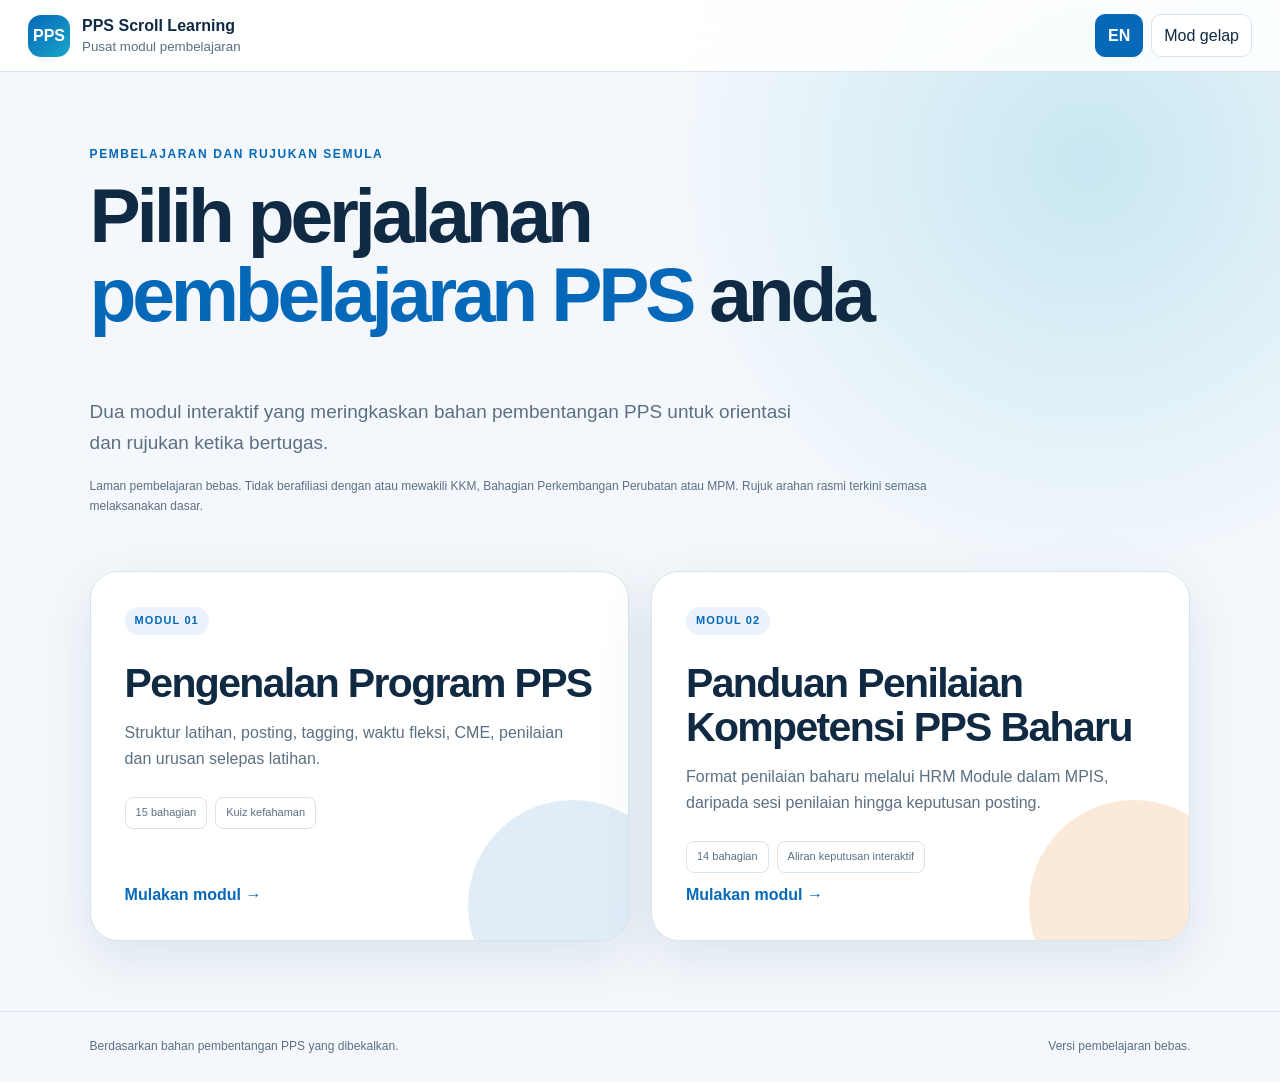
<file: modules.html>
<!doctype html>
<html lang="ms">
<head>
  <meta charset="utf-8">
  <meta name="viewport" content="width=device-width, initial-scale=1">
  <meta name="description" content="Pilih modul pembelajaran Program Pegawai Perubatan Siswazah">
  <title>Modul Pembelajaran PPS</title>
  <link rel="stylesheet" href="styles.css">
  <link rel="stylesheet" href="assessment.css">
</head>
<body class="module-index">
  <header class="topbar">
    <a class="brand" href="modules.html">
      <span class="brand-mark">PPS</span>
      <span><strong>PPS Scroll Learning</strong><small>Pusat modul pembelajaran</small></span>
    </a>
    <div class="top-actions">
      <button class="language-button" id="language-toggle" type="button">EN</button>
      <button class="icon-button" id="theme-toggle" type="button">Mod gelap</button>
    </div>
  </header>

  <main class="module-main">
    <section class="module-hero">
      <p class="eyebrow">Pembelajaran dan rujukan semula</p>
      <h1>Pilih perjalanan <em>pembelajaran PPS</em> anda</h1>
      <p class="lead">Dua modul interaktif yang meringkaskan bahan pembentangan PPS untuk orientasi dan rujukan ketika bertugas.</p>
      <p class="source-note">Laman pembelajaran bebas. Tidak berafiliasi dengan atau mewakili KKM, Bahagian Perkembangan Perubatan atau MPM. Rujuk arahan rasmi terkini semasa melaksanakan dasar.</p>
    </section>

    <section class="module-grid" aria-label="Senarai modul">
      <a class="module-card original" href="index.html">
        <span class="module-number">Modul 01</span>
        <h2>Pengenalan Program PPS</h2>
        <p>Struktur latihan, posting, tagging, waktu fleksi, CME, penilaian dan urusan selepas latihan.</p>
        <div class="module-meta"><span>15 bahagian</span><span>Kuiz kefahaman</span></div>
        <strong>Mulakan modul <span aria-hidden="true">→</span></strong>
      </a>
      <a class="module-card assessment" href="assessment.html">
        <span class="module-number">Modul 02</span>
        <h2>Panduan Penilaian Kompetensi PPS Baharu</h2>
        <p>Format penilaian baharu melalui HRM Module dalam MPIS, daripada sesi penilaian hingga keputusan posting.</p>
        <div class="module-meta"><span>14 bahagian</span><span>Aliran keputusan interaktif</span></div>
        <strong>Mulakan modul <span aria-hidden="true">→</span></strong>
      </a>
    </section>
  </main>

  <footer class="module-footer"><span>Berdasarkan bahan pembentangan PPS yang dibekalkan.</span><span>Versi pembelajaran bebas.</span></footer>
  <script src="assessment-i18n.js"></script>
  <script>
    const toggle=document.querySelector("#theme-toggle");
    if(localStorage.getItem("pps-theme")==="dark") document.body.classList.add("dark");
    toggle.addEventListener("click",()=>{
      document.body.classList.toggle("dark");
      localStorage.setItem("pps-theme",document.body.classList.contains("dark")?"dark":"light");
      toggle.textContent=document.body.classList.contains("dark")?"Mod cerah":"Mod gelap";
    });
    initAssessmentLanguage();
  </script>
</body>
</html>
</file>
<file: styles.css>
:root {
  --bg: #f4f8fc;
  --surface: #ffffff;
  --surface-2: #eaf3fb;
  --ink: #102a43;
  --muted: #5b7083;
  --line: #d7e4ee;
  --blue: #0668b8;
  --blue-dark: #004b86;
  --cyan: #18a5c9;
  --green: #16825d;
  --amber: #a96508;
  --red: #a43d48;
  --shadow: 0 18px 55px rgba(17, 67, 104, .11);
  --radius: 20px;
  color-scheme: light;
}

body.dark {
  --bg: #071724; --surface: #0d2334; --surface-2: #122d41; --ink: #eaf5fc;
  --muted: #a9c2d2; --line: #284357; --blue: #48aaf0; --blue-dark: #83c9fb;
  --cyan: #52c7dd; --shadow: 0 20px 55px rgba(0,0,0,.28); color-scheme: dark;
}

* { box-sizing: border-box; }
html { scroll-behavior: smooth; scroll-padding-top: 85px; }
body { margin: 0; overflow-x: hidden; font-family: Inter, "Segoe UI", Arial, sans-serif; background: var(--bg); color: var(--ink); line-height: 1.62; }
button, input, select { font: inherit; }
button, a { -webkit-tap-highlight-color: transparent; }
a { color: inherit; }
.progress-track { position: fixed; inset: 0 0 auto; height: 4px; z-index: 100; background: transparent; }
#scroll-progress { width: 0; height: 100%; background: linear-gradient(90deg, var(--blue), var(--cyan)); }
.topbar { height: 72px; position: fixed; inset: 0 0 auto; z-index: 90; display: flex; align-items: center; justify-content: space-between; padding: 0 28px; background: color-mix(in srgb, var(--surface) 88%, transparent); border-bottom: 1px solid var(--line); backdrop-filter: blur(18px); }
.brand { display: flex; align-items: center; gap: 12px; text-decoration: none; }
.brand-mark { display: grid; place-items: center; width: 42px; height: 42px; border-radius: 13px; background: linear-gradient(135deg, var(--blue), var(--cyan)); color: white; font-weight: 900; }
.brand strong, .brand small { display: block; line-height: 1.2; }.brand small { color: var(--muted); margin-top: 3px; }
.top-actions { display: flex; gap: 8px; }.icon-button,.menu-button,.language-button { border: 1px solid var(--line); color: var(--ink); background: var(--surface); padding: 8px 12px; border-radius: 10px; cursor: pointer; }.language-button{background:var(--blue);color:white;border-color:var(--blue);font-weight:900}.menu-button { display: none; }
.side-nav { position: fixed; z-index: 80; left: 18px; top: 92px; bottom: 20px; width: 225px; overflow: auto; padding: 14px; border: 1px solid var(--line); border-radius: 18px; background: color-mix(in srgb, var(--surface) 94%, transparent); box-shadow: var(--shadow); }
.journey-label { display: flex; justify-content: space-between; padding: 5px 6px 13px; color: var(--muted); font-size: 12px; text-transform: uppercase; letter-spacing: .08em; }
.side-nav nav { display: grid; gap: 2px; }.side-nav a { display: flex; gap: 9px; padding: 8px 9px; border-radius: 9px; text-decoration: none; color: var(--muted); font-size: 12.5px; line-height: 1.25; }.side-nav a span { color: var(--blue); font-weight: 800; }.side-nav a:hover,.side-nav a.active { background: var(--surface-2); color: var(--ink); }
main { margin-left: 255px; }
.hero { min-height: min(100vh, 900px); padding: 145px max(7vw, 70px) 80px; display: grid; grid-template-columns: 1.2fr .8fr; gap: 55px; align-items: center; background: radial-gradient(circle at 90% 20%, color-mix(in srgb, var(--cyan) 24%, transparent), transparent 32%), linear-gradient(160deg, var(--surface), var(--bg)); }
.eyebrow,.kicker { color: var(--blue); text-transform: uppercase; letter-spacing: .13em; font-weight: 800; font-size: 12px; }
h1,h2,h3,p { margin-top: 0; }h1 { font-size: clamp(42px, 6vw, 78px); line-height: 1.02; letter-spacing: -.055em; max-width: 900px; }h1 em { color: var(--blue); font-style: normal; }h2 { font-size: clamp(31px, 4vw, 52px); line-height: 1.08; letter-spacing: -.04em; }h3 { line-height: 1.25; }
.lead { max-width: 720px; color: var(--muted); font-size: 19px; }.source-note,.caption { color: var(--muted); font-size: 12px; }
.translation-notice{max-width:720px;padding:10px 12px;border-left:4px solid var(--cyan);border-radius:8px;background:var(--surface-2);color:var(--muted);font-size:12px}
.hero-actions { display: flex; gap: 10px; margin: 30px 0 25px; }.button { border: 0; border-radius: 12px; padding: 12px 18px; font-weight: 800; text-decoration: none; cursor: pointer; }.primary { color: white; background: linear-gradient(135deg, var(--blue), var(--cyan)); }.secondary { background: var(--surface); color: var(--ink); border: 1px solid var(--line); }
.hero-copy{min-width:0}
.hero-panel { position: relative; aspect-ratio: 1; max-width: 440px; justify-self: center; display: grid; place-items: center; border-radius: 50%; border: 1px solid var(--line); background: radial-gradient(circle, var(--surface), var(--surface-2)); box-shadow: var(--shadow); }.orbit { position:absolute; border:1px solid color-mix(in srgb,var(--blue) 35%,transparent); border-radius:50%; }.orbit-one{inset:12%}.orbit-two{inset:29%}.hero-stat { position:absolute; z-index:2; width:130px; height:130px; padding:22px; display:grid; place-content:center; text-align:center; border-radius:50%; background:var(--surface); box-shadow:var(--shadow); }.hero-stat strong { font-size:36px; color:var(--blue); line-height:1 }.hero-stat span { font-size:12px; color:var(--muted) }.hero-stat:nth-of-type(3){top:3%;left:35%}.hero-stat:nth-of-type(4){bottom:8%;left:2%}.hero-stat:nth-of-type(5){bottom:10%;right:1%}
.quick-start { padding: 0 max(5vw,50px); margin: -30px 0 30px; display: grid; grid-template-columns: repeat(4,1fr); gap: 12px; }.quick-start div { min-height: 120px; padding: 20px; border:1px solid var(--line); border-radius: var(--radius); background: var(--surface); box-shadow:var(--shadow); }.quick-start span,.quick-start strong,.quick-start small { display:block }.quick-start span { color:var(--blue); font-weight:900 }.quick-start small { color:var(--muted); margin-top:6px }
.refresher-hub{margin:35px max(5vw,50px) 70px;padding:30px;border:1px solid var(--line);border-radius:28px;background:linear-gradient(145deg,var(--surface),var(--surface-2));box-shadow:var(--shadow)}.refresher-intro{display:grid;grid-template-columns:1fr auto;gap:0 25px;align-items:center;margin-bottom:22px}.refresher-intro .eyebrow,.refresher-intro p{grid-column:1}.refresher-intro h2{grid-column:1;font-size:clamp(28px,3vw,42px);margin-bottom:8px}.refresher-intro .button{grid-column:2;grid-row:1/4}.refresher-links{display:grid;grid-template-columns:repeat(3,1fr);gap:10px}.refresher-links a{padding:17px;border:1px solid var(--line);border-radius:14px;background:var(--surface);text-decoration:none;transition:.18s}.refresher-links a:hover{transform:translateY(-2px);border-color:var(--blue);box-shadow:var(--shadow)}.refresher-links strong,.refresher-links span{display:block}.refresher-links strong{color:var(--blue);font-size:14px}.refresher-links span{margin-top:5px;color:var(--muted);font-size:12px}.refresher-numbers{display:grid;grid-template-columns:repeat(4,1fr);gap:1px;margin-top:20px;overflow:hidden;border:1px solid var(--line);border-radius:14px;background:var(--line)}.refresher-numbers div{padding:14px;background:var(--surface)}.refresher-numbers strong,.refresher-numbers span{display:block}.refresher-numbers strong{color:var(--blue);font-size:20px}.refresher-numbers span{color:var(--muted);font-size:11px}
.learning-section { padding: 95px max(8vw,80px); border-top: 1px solid var(--line); }.learning-section:nth-child(even) { background: color-mix(in srgb,var(--surface) 48%,var(--bg)); }.section-heading { max-width: 780px; margin-bottom: 38px; }.section-heading p:last-child { color:var(--muted); font-size:17px; }
.stat-grid,.card-grid,.rule-grid,.assessment-grid { display:grid; gap:14px; }.stat-grid { grid-template-columns:repeat(4,1fr); margin-bottom:20px }.metric,.feature-card,.rule-grid article,.assessment-grid article,.risk-card { padding:22px; background:var(--surface); border:1px solid var(--line); border-radius:var(--radius); }.metric strong,.metric span { display:block }.metric strong { color:var(--blue); font-size:32px }.metric span { color:var(--muted); font-size:13px }
.panel,.cme-tool,.decision-flow { margin: 20px 0; padding: 28px; background:var(--surface); border:1px solid var(--line); border-radius:var(--radius); box-shadow:var(--shadow); }.panel-head,.tool-head { display:flex; justify-content:space-between; gap:20px; align-items:flex-start }.panel-head h3,.tool-head h3 { margin-bottom:0 }
.bar-chart { display:flex; gap:5px; align-items:end; height:230px; padding-top:25px; border-bottom:1px solid var(--line); }.bar { position:relative; flex:1; min-width:5px; border:0; border-radius:6px 6px 0 0; background:linear-gradient(180deg,var(--cyan),var(--blue)); cursor:pointer; opacity:.72 }.bar:hover,.bar.active { opacity:1 }.bar::after { content:attr(data-year); position:absolute; bottom:-28px; left:50%; transform:translateX(-50%) rotate(-45deg); font-size:9px; color:var(--muted) }.bar-chart + .caption { margin-top:35px }
.callout { display:grid; grid-template-columns:110px 1fr; gap:18px; margin:20px 0; padding:20px; border-radius:16px; border-left:5px solid var(--blue); background:var(--surface-2); }.callout p { margin:0 }.callout.important { border-color:var(--red) }.callout.remember { border-color:var(--green) }.callout.review { border-color:var(--amber) }.callout.policy { border-color:var(--blue) }
.three { grid-template-columns:repeat(3,1fr) }.feature-card span { color:var(--blue); font-weight:900 }.feature-card p,.risk-card p,.risk-card li { color:var(--muted) }
.journey-flow,.governance-line { display:flex; align-items:stretch; gap:12px; margin:24px 0 }.journey-flow div,.governance-line span { flex:1; padding:20px; border:1px solid var(--line); border-radius:16px; background:var(--surface) }.journey-flow small,.journey-flow strong,.journey-flow span { display:block }.journey-flow small{color:var(--blue)}.journey-flow span{color:var(--muted);font-size:13px}.journey-flow i,.governance-line i{align-self:center;color:var(--blue);font-style:normal}.governance-line span{text-align:center;font-weight:800}
.policy-card { margin:12px 0; border:1px solid var(--line); border-radius:16px; background:var(--surface); overflow:hidden }.policy-card summary { padding:18px 20px; cursor:pointer; font-weight:800; list-style:none }.policy-card summary::after { content:"+"; float:right; color:var(--blue); font-size:22px }.policy-card[open] summary::after { content:"−" }.policy-card summary span { margin-right:12px; color:var(--blue); font-size:11px; text-transform:uppercase; letter-spacing:.09em }.policy-card > p,.policy-card > ul { margin-left:20px; margin-right:20px }.policy-card > :last-child { margin-bottom:20px }.policy-card li { margin-bottom:6px;color:var(--muted) }
.timeline { display:grid; grid-template-columns:repeat(3,1fr); gap:0; margin:24px 0 }.timeline article { position:relative; padding:25px; border-top:3px solid var(--line); background:var(--surface) }.timeline article::before { content:""; position:absolute; top:-8px; left:25px; width:13px; height:13px; border-radius:50%; background:var(--line) }.timeline article.active { border-color:var(--blue); background:var(--surface-2) }.timeline article.active::before{background:var(--blue)}.timeline time{color:var(--blue);font-weight:900}.timeline p{color:var(--muted);margin:0}.timeline.compact{grid-template-columns:repeat(4,1fr)}
.knowledge-check { padding:25px; border:1px solid var(--line); border-radius:var(--radius); background:var(--surface) }.knowledge-check button { display:block;width:100%;text-align:left;margin:8px 0;padding:12px;border:1px solid var(--line);border-radius:10px;background:var(--bg);color:var(--ink);cursor:pointer }.knowledge-check button.correct{border-color:var(--green);background:color-mix(in srgb,var(--green) 12%,var(--surface))}.knowledge-check button.wrong{border-color:var(--red)}.feedback{margin:12px 0 0;font-weight:800}
.compare-grid { display:grid;grid-template-columns:1fr 1fr;gap:16px }.compare-card { padding:26px;border:1px solid var(--line);border-radius:var(--radius);background:var(--surface) }.compare-card > span,.risk-card > span { display:inline-block;padding:4px 9px;border-radius:20px;background:var(--surface-2);color:var(--blue);font-size:11px;font-weight:900;text-transform:uppercase;letter-spacing:.08em }.compare-card li{margin-bottom:7px}.compare-card.alt{border-top:4px solid var(--cyan)}.compare-card.major{border-top:4px solid var(--blue)}
.year-path { display:grid;grid-template-columns:1fr 1fr;gap:14px }.year-path div { padding:18px;background:var(--surface-2);border-radius:14px }.year-path p{padding:8px;margin:8px 0 0;background:var(--surface);border-radius:8px}
.rule-strip,.orientation-banner { display:grid;grid-template-columns:repeat(3,1fr);gap:10px;margin:20px 0 }.rule-strip div,.orientation-banner div { padding:17px;border:1px solid var(--line);border-radius:14px;background:var(--surface) }.rule-strip strong,.rule-strip span,.orientation-banner small,.orientation-banner strong{display:block}.rule-strip strong{color:var(--blue)}.rule-strip span,.orientation-banner small{color:var(--muted);font-size:12px}.orientation-banner{grid-template-columns:repeat(4,1fr)}
.tab-buttons { display:flex;gap:8px;margin-bottom:10px }.tab-buttons button { flex:1;padding:12px;border:1px solid var(--line);background:var(--surface);color:var(--ink);border-radius:10px;cursor:pointer }.tab-buttons button.active{background:var(--blue);color:white}.tab-panel{display:none;padding:20px;background:var(--surface);border:1px solid var(--line);border-radius:16px}.tab-panel.active{display:block}.check-list{columns:2}.check-list li{margin:0 0 10px}
.step-cards { display:grid;grid-template-columns:repeat(4,1fr);gap:12px }.step-cards article { padding:20px;border:1px solid var(--line);border-radius:16px;background:var(--surface) }.step-cards span{display:grid;place-items:center;width:32px;height:32px;border-radius:50%;background:var(--blue);color:white;font-weight:900}.step-cards p{color:var(--muted);margin-bottom:0}
.split-callout { display:grid;grid-template-columns:1fr 1fr;gap:14px;margin:20px 0 }.split-callout > div { padding:22px;background:var(--surface);border:1px solid var(--line);border-radius:16px }.status,.tag { display:inline-block;padding:4px 9px;border-radius:20px;font-size:11px;font-weight:900;text-transform:uppercase;letter-spacing:.08em }.status.good{background:color-mix(in srgb,var(--green) 15%,var(--surface));color:var(--green)}.status.warn{background:color-mix(in srgb,var(--amber) 15%,var(--surface));color:var(--amber)}
.rule-grid{grid-template-columns:repeat(3,1fr)}.rule-grid strong,.rule-grid span{display:block}.rule-grid strong{font-size:20px;color:var(--blue)}.rule-grid span{color:var(--muted);font-size:13px}.shift-grid{display:grid;grid-template-columns:repeat(3,1fr);gap:10px;margin:15px 0}.shift-grid div{padding:15px;border-radius:12px;background:var(--surface-2)}.shift-grid b,.shift-grid strong{display:block}.shift-grid b{color:var(--blue);font-size:12px}
.filters { display:grid;grid-template-columns:2fr 1fr;gap:12px;margin:20px 0 }.filters span{display:block;color:var(--muted);font-size:12px;margin-bottom:5px}.filters input,.filters select{width:100%;padding:12px;border:1px solid var(--line);border-radius:10px;background:var(--bg);color:var(--ink)}.cme-results{display:grid;gap:8px}.cme-group{border:1px solid var(--line);border-radius:14px;overflow:hidden}.cme-group summary{padding:15px 17px;background:var(--surface-2);cursor:pointer;font-weight:800}.cme-group ol{columns:2;gap:35px;padding:5px 35px 15px}.cme-group li{break-inside:avoid;margin-bottom:7px;color:var(--muted)}
.assessment-grid{grid-template-columns:repeat(4,1fr)}.assessment-grid span{display:grid;place-items:center;width:55px;height:55px;border-radius:50%;background:var(--surface-2);color:var(--blue);font-weight:900}.assessment-grid p{color:var(--muted);font-size:13px;margin:0}.weight-table{display:grid;gap:1px;background:var(--line);border:1px solid var(--line);border-radius:12px;overflow:hidden}.weight-table>div{display:grid;grid-template-columns:2fr repeat(3,1fr);gap:1px}.weight-table span{padding:10px;background:var(--surface)}.weight-table .header span{background:var(--surface-2);font-weight:800}
.tag{background:var(--surface-2);color:var(--blue)}.flow-row{display:flex;gap:8px;align-items:stretch;margin:20px 0}.flow-row div{flex:1;padding:15px;background:var(--surface-2);border-radius:12px}.flow-row i{align-self:center;font-style:normal;color:var(--blue)}
.risk-card ul{padding-left:18px}.after-steps{list-style:none;padding:0;display:grid;gap:12px}.after-steps li{display:grid;grid-template-columns:60px 1fr;gap:14px;padding:20px;border:1px solid var(--line);border-radius:16px;background:var(--surface)}.after-steps li>span{color:var(--blue);font-size:24px;font-weight:900}.after-steps p{color:var(--muted);margin:0}
.final-quiz{display:grid;gap:14px}.quiz-question{padding:22px;border:1px solid var(--line);border-radius:16px;background:var(--surface)}.quiz-question button{display:block;width:100%;text-align:left;margin:8px 0;padding:11px;border:1px solid var(--line);border-radius:9px;background:var(--bg);color:var(--ink);cursor:pointer}.quiz-question button.selected{border-color:var(--blue);background:var(--surface-2)}.quiz-result{display:flex;justify-content:space-between;margin:20px 0;padding:20px;border-radius:16px;background:var(--surface-2)}.finish-card{margin-top:50px;padding:45px;border-radius:28px;color:white;background:linear-gradient(135deg,var(--blue-dark),var(--blue),var(--cyan))}.finish-card .button{display:inline-block;background:white;color:#064b81}
.assessment-launch{display:grid;grid-template-columns:1fr auto;gap:30px;align-items:center;padding:32px;border:1px solid var(--line);border-radius:24px;background:var(--surface);box-shadow:var(--shadow)}.assessment-launch h3{font-size:clamp(24px,3vw,38px);margin-bottom:10px}.assessment-launch>div>p{color:var(--muted)}.assessment-button{white-space:nowrap}
.source-quiz{display:grid;gap:14px}.source-question{min-width:0;margin:0;padding:0 18px 18px;border:1px solid var(--line);border-radius:18px;background:var(--surface);overflow:hidden}.source-question h3{width:calc(100% + 36px);margin:0 -18px 16px;padding:15px 18px;background:var(--surface-2);border-bottom:1px solid var(--line);font-size:14px;font-weight:800;line-height:1.45}.source-question h3 span{display:inline-block;color:var(--blue);margin-right:8px}.source-options{display:grid;grid-template-columns:minmax(0,1fr) minmax(0,1fr);gap:8px}.source-option{display:flex;min-width:0;gap:10px;align-items:flex-start;padding:11px;border:1px solid var(--line);border-radius:10px;background:var(--bg);cursor:pointer}.source-option span{min-width:0;overflow-wrap:anywhere}.source-option:has(input:checked){border-color:var(--blue);background:var(--surface-2)}.source-option.correct{border-color:var(--green);background:color-mix(in srgb,var(--green) 12%,var(--surface))}.source-option.wrong{border-color:var(--red);background:color-mix(in srgb,var(--red) 9%,var(--surface))}.source-feedback{margin:12px 0 0;padding:10px;border-radius:9px;background:var(--surface-2);color:var(--muted);font-size:13px}.source-quiz-actions{position:sticky;bottom:12px;z-index:10;display:flex;align-items:center;gap:10px;margin:20px 0;padding:12px;border:1px solid var(--line);border-radius:14px;background:color-mix(in srgb,var(--surface) 92%,transparent);box-shadow:var(--shadow);backdrop-filter:blur(12px)}.source-quiz-actions span{margin-left:auto;color:var(--muted);font-size:13px}.source-quiz-result{font-size:16px}.source-quiz-result strong{font-size:24px;color:var(--blue)}
dialog{width:min(720px,calc(100% - 30px));max-height:85vh;border:1px solid var(--line);border-radius:20px;background:var(--surface);color:var(--ink);box-shadow:var(--shadow)}dialog::backdrop{background:rgba(2,20,34,.68);backdrop-filter:blur(5px)}.dialog-head{display:flex;justify-content:space-between;align-items:flex-start;position:sticky;top:0;background:var(--surface);padding-bottom:10px}.dialog-head button{border:1px solid var(--line);background:var(--bg);color:var(--ink);border-radius:9px;padding:8px 12px}.glossary-list details{border-top:1px solid var(--line);padding:12px 0}.glossary-list summary{cursor:pointer;font-weight:900;color:var(--blue)}.glossary-list p{color:var(--muted);margin:8px 0}
.lookup-field span{display:block;color:var(--muted);font-size:12px;margin-bottom:6px}.lookup-field input{width:100%;padding:13px;border:1px solid var(--line);border-radius:11px;background:var(--bg);color:var(--ink)}.site-search-results{display:grid;gap:8px;margin-top:16px}.search-result{display:block;padding:14px;border:1px solid var(--line);border-radius:12px;background:var(--surface-2);text-decoration:none}.search-result:hover{border-color:var(--blue)}.search-result strong,.search-result span{display:block}.search-result strong{color:var(--blue)}.search-result span{color:var(--muted);font-size:12px;margin-top:3px}.search-empty{color:var(--muted)}
footer{margin-left:255px;padding:30px max(8vw,80px);display:flex;justify-content:space-between;gap:20px;color:var(--muted);font-size:12px;border-top:1px solid var(--line)}
.hero-panel .hero-stat:nth-of-type(1){top:3%;left:35%;right:auto;bottom:auto}
.hero-panel .hero-stat:nth-of-type(2){top:auto;left:2%;right:auto;bottom:8%}
.hero-panel .hero-stat:nth-of-type(3){top:auto;left:auto;right:1%;bottom:10%}

@media (max-width:1100px){
  .side-nav{transform:translateX(-120%);transition:.25s}.side-nav.open{transform:translateX(0)}main,footer{margin-left:0}.menu-button{display:block}.hero{padding-left:6vw;padding-right:6vw}.learning-section{padding-left:6vw;padding-right:6vw}.quick-start{padding:0 4vw}.refresher-hub{margin-left:4vw;margin-right:4vw}.refresher-links{grid-template-columns:repeat(2,1fr)}.stat-grid,.assessment-grid{grid-template-columns:repeat(2,1fr)}
}
@media (max-width:760px){
  .topbar{padding:0 12px}.brand small,.icon-button#print-button{display:none}.icon-button{padding:7px 9px;font-size:12px}.hero{grid-template-columns:minmax(0,1fr);min-height:auto;padding-top:120px}.hero-panel{display:none}.quick-start{grid-template-columns:1fr 1fr;margin-top:0}.refresher-hub{padding:20px}.refresher-intro{display:block}.refresher-intro .button{width:100%;margin-top:10px}.refresher-links,.refresher-numbers,.assessment-launch,.source-options{grid-template-columns:1fr}.assessment-button{text-align:center}.source-quiz-actions{display:grid;grid-template-columns:1fr 1fr}.source-quiz-actions span{grid-column:1/-1;margin:0;text-align:center}.learning-section{padding-top:70px;padding-bottom:70px}.three,.compare-grid,.step-cards,.rule-grid,.orientation-banner,.assessment-grid,.split-callout,.filters{grid-template-columns:minmax(0,1fr)}.stat-grid{grid-template-columns:1fr 1fr}.journey-flow,.governance-line,.flow-row{display:grid}.journey-flow i,.governance-line i,.flow-row i{transform:rotate(90deg);justify-self:center}.timeline,.timeline.compact{grid-template-columns:1fr}.timeline article{border-top:0;border-left:3px solid var(--line)}.timeline article::before{top:25px;left:-8px}.timeline article.active{border-left-color:var(--blue)}.year-path,.shift-grid{grid-template-columns:1fr}.check-list,.cme-group ol{columns:1}.weight-table{overflow-x:auto}.weight-table>div{min-width:620px}.callout{grid-template-columns:1fr}.bar-chart{gap:2px;height:170px}.bar::after{display:none}.quiz-result,footer{display:grid}.panel,.cme-tool,.decision-flow{padding:19px}.quick-start div{min-height:105px}.top-actions{gap:4px}
}
@media (max-width:480px){
  .brand > span:last-child{display:none}
  .top-actions{margin-left:auto}
  .top-actions .icon-button,.top-actions .menu-button,.top-actions .language-button{padding:7px 8px;font-size:0}
  .language-button::after{content:attr(data-mobile-label);font-size:11px}
  #glossary-open::after{content:"Istilah";font-size:11px}
  #lookup-open::after{content:"Cari";font-size:11px}
  #theme-toggle::after{content:"Tema";font-size:11px}
  #menu-toggle::after{content:"Menu";font-size:11px}
  .hero-copy>*{max-width:100%}
  .hero-actions{display:grid;grid-template-columns:1fr;width:100%}
  .hero-actions .button{text-align:center;width:100%}
  .quick-start{grid-template-columns:1fr}
  h1{font-size:40px}
}
@media print{
  .topbar,.side-nav,.progress-track,.hero-actions,.knowledge-check,.final-quiz,.quiz-result,.filters{display:none!important}main,footer{margin:0}.hero{min-height:auto;padding:30px;background:white}.hero-panel{display:none}.quick-start{margin:0;padding:10px}.learning-section{padding:30px 20px;break-inside:avoid;background:white!important}.policy-card:not([open])>*:not(summary){display:block}.cme-group>*{display:block}.bar{print-color-adjust:exact}.finish-card{color:black;background:white;border:1px solid #aaa}
}
</file>
<file: assessment.css>
:root{--teal:#087f8c;--teal-dark:#075b66;--orange:#e88428}
.module-link{display:inline-block;text-decoration:none}
.module-index{background:radial-gradient(circle at 85% 15%,color-mix(in srgb,var(--cyan) 20%,transparent),transparent 30%),var(--bg)}
.module-main{margin:0;min-height:calc(100vh - 70px);padding:145px max(7vw,60px) 70px}.module-hero{max-width:900px}.module-hero h1{max-width:850px}.module-grid{display:grid;grid-template-columns:1fr 1fr;gap:22px;margin-top:55px}.module-card{position:relative;display:block;min-height:370px;padding:34px;border:1px solid var(--line);border-radius:28px;background:var(--surface);box-shadow:var(--shadow);text-decoration:none;overflow:hidden;transition:.2s}.module-card::after{content:"";position:absolute;right:-50px;bottom:-70px;width:210px;height:210px;border-radius:50%;background:color-mix(in srgb,var(--blue) 12%,transparent)}.module-card.assessment::after{background:color-mix(in srgb,var(--orange) 17%,transparent)}.module-card:hover{transform:translateY(-4px);border-color:var(--blue)}.module-number{display:inline-block;padding:5px 10px;border-radius:20px;background:var(--surface-2);color:var(--blue);font-size:11px;font-weight:900;text-transform:uppercase;letter-spacing:.1em}.module-card h2{max-width:620px;margin:26px 0 15px;font-size:clamp(29px,3.2vw,46px)}.module-card p{max-width:640px;color:var(--muted)}.module-meta{display:flex;gap:8px;margin:25px 0}.module-meta span{padding:6px 10px;border:1px solid var(--line);border-radius:8px;color:var(--muted);font-size:11px}.module-card>strong{position:absolute;left:34px;bottom:32px;color:var(--blue)}.module-footer{margin:0;padding:25px max(7vw,60px)}
.assessment-module{--blue:var(--teal);--blue-dark:var(--teal-dark);--cyan:#20a6b1}.assessment-hero{background:radial-gradient(circle at 85% 30%,color-mix(in srgb,var(--orange) 20%,transparent),transparent 30%),linear-gradient(160deg,var(--surface),var(--bg))}.assessment-orbit{position:relative;display:grid;place-content:center;width:min(34vw,430px);aspect-ratio:1;border:1px solid var(--line);border-radius:50%;background:radial-gradient(circle,var(--surface),var(--surface-2));box-shadow:var(--shadow);text-align:center}.assessment-orbit::before,.assessment-orbit::after{content:"";position:absolute;border:1px solid color-mix(in srgb,var(--teal) 40%,transparent);border-radius:50%;inset:14%}.assessment-orbit::after{inset:30%}.assessment-orbit strong{z-index:2;color:var(--orange);font-size:82px;line-height:1}.assessment-orbit span{z-index:2;color:var(--muted);font-weight:800}.assessment-orbit i{position:absolute;z-index:3;padding:7px 12px;border-radius:20px;background:var(--surface);box-shadow:var(--shadow);color:var(--teal);font-style:normal;font-size:12px;font-weight:900}.assessment-orbit i:nth-of-type(1){top:9%;left:42%}.assessment-orbit i:nth-of-type(2){top:44%;right:-2%}.assessment-orbit i:nth-of-type(3){bottom:8%;left:43%}.assessment-orbit i:nth-of-type(4){top:44%;left:-4%}.assessment-quick span{color:var(--orange)}
.history-timeline{display:grid;grid-template-columns:repeat(7,1fr);gap:4px;padding-top:20px;border-top:3px solid var(--line)}.history-timeline button{position:relative;padding:13px 8px;border:1px solid var(--line);border-radius:12px;background:var(--surface);color:var(--ink);cursor:pointer}.history-timeline button::before{content:"";position:absolute;top:-29px;left:calc(50% - 7px);width:14px;height:14px;border-radius:50%;background:var(--line)}.history-timeline button.active{border-color:var(--orange);background:color-mix(in srgb,var(--orange) 10%,var(--surface))}.history-timeline button.active::before{background:var(--orange)}.history-timeline b,.history-timeline span{display:block}.history-timeline b{color:var(--teal)}.history-timeline span{color:var(--muted);font-size:10px}.timeline-detail{min-height:135px;margin-top:18px;padding:25px;border-left:5px solid var(--orange);border-radius:16px;background:var(--surface);box-shadow:var(--shadow)}.timeline-detail h3{color:var(--teal)}
.issue-grid,.principle-grid{display:grid;grid-template-columns:repeat(3,1fr);gap:12px;margin-top:20px}.issue-grid article,.principle-grid article{padding:20px;border:1px solid var(--line);border-radius:16px;background:var(--surface)}.issue-grid strong,.principle-grid b{display:block;color:var(--teal)}.issue-grid p,.principle-grid span{color:var(--muted);font-size:13px}.reform-stats{display:grid;grid-template-columns:repeat(3,1fr);gap:1px;overflow:hidden;border:1px solid var(--line);border-radius:20px;background:var(--line)}.reform-stats article{padding:28px;background:var(--surface)}.reform-stats strong,.reform-stats span{display:block}.reform-stats strong{color:var(--orange);font-size:45px}.reform-stats span{color:var(--muted);font-size:13px}
.session-track{display:grid;grid-template-columns:repeat(6,1fr);gap:7px}.session-track article{padding:20px 12px;border:1px solid var(--line);border-top:5px solid var(--teal);border-radius:16px;background:var(--surface);text-align:center}.session-track article.extension{border-top-color:var(--orange)}.session-track article.escalation{border-top-color:var(--red)}.session-track span,.session-track strong,.session-track small{display:block}.session-track span{color:var(--muted);font-size:11px;text-transform:uppercase}.session-track strong{font-size:22px}.session-track small{color:var(--muted)}
.component-tabs,.weight-controls{display:flex;gap:8px;margin-bottom:14px}.component-tabs button,.weight-controls button{flex:1;padding:13px;border:1px solid var(--line);border-radius:12px;background:var(--surface);color:var(--ink);cursor:pointer;font-weight:800}.component-tabs button.active,.weight-controls button.active{border-color:var(--teal);background:var(--teal);color:white}.component-detail{min-height:245px;padding:28px;border:1px solid var(--line);border-radius:20px;background:var(--surface);box-shadow:var(--shadow)}.component-detail h3{font-size:30px}.component-columns{display:grid;grid-template-columns:1fr 1fr;gap:18px}.component-columns div{padding:17px;border-radius:14px;background:var(--surface-2)}.component-columns p{margin:0;color:var(--muted)}
.weight-explorer{display:grid;grid-template-columns:repeat(4,1fr);gap:10px}.weight-block{display:grid;align-content:end;min-height:260px;padding:18px;border:1px solid var(--line);border-radius:18px;background:var(--surface)}.weight-visual{display:grid;place-items:center;min-height:var(--height);margin-bottom:15px;border-radius:12px;background:linear-gradient(180deg,var(--orange),var(--teal));color:white;font-size:28px;font-weight:900}.weight-block strong,.weight-block small{display:block}.weight-block small{color:var(--muted)}.weight-total{grid-column:1/-1;padding:13px;border-radius:12px;background:var(--surface-2);text-align:center;font-weight:900}
.pass-equation{display:grid;grid-template-columns:1fr auto 1fr auto 1fr;gap:12px;align-items:stretch}.pass-equation article{padding:22px;border:1px solid var(--line);border-radius:18px;background:var(--surface)}.pass-equation article.pass{border-color:var(--green);background:color-mix(in srgb,var(--green) 10%,var(--surface))}.pass-equation span{display:grid;place-items:center;width:38px;height:38px;border-radius:50%;background:var(--teal);color:white;font-weight:900}.pass-equation i{align-self:center;color:var(--orange);font-size:30px;font-style:normal;font-weight:900}.compare-card.noncomp{border-top:4px solid var(--orange)}.compare-card.comp{border-top:4px solid var(--red)}
.decision-builder{padding:28px;border:1px solid var(--line);border-radius:22px;background:var(--surface);box-shadow:var(--shadow)}#decision-question h3{font-size:28px}.decision-actions{display:flex;gap:10px}.decision-actions button{padding:12px 16px;border:1px solid var(--line);border-radius:11px;background:var(--surface-2);color:var(--ink);cursor:pointer;font-weight:800}.decision-actions button:hover{border-color:var(--teal)}.decision-history{display:flex;flex-wrap:wrap;gap:6px;margin:18px 0}.decision-history span{padding:5px 9px;border-radius:20px;background:var(--surface-2);color:var(--muted);font-size:11px}.decision-result{padding:20px;border-left:5px solid var(--orange);border-radius:14px;background:var(--surface-2)}.guide-body{padding:0 20px 20px}.assessor-strip{display:grid;grid-template-columns:repeat(3,1fr);gap:10px;margin:20px 0}.assessor-strip article{padding:18px;border:1px solid var(--line);border-radius:14px;background:var(--surface);text-align:center}.final-check{display:grid;grid-template-columns:repeat(3,1fr);gap:12px}.final-check article{padding:19px;border:1px solid var(--line);border-radius:16px;background:var(--surface)}.final-check button{width:100%;margin:4px 0;padding:9px;border:1px solid var(--line);border-radius:9px;background:var(--bg);color:var(--ink);cursor:pointer}.final-check button.correct{border-color:var(--green)}.final-check button.wrong{border-color:var(--red)}.final-check p{color:var(--muted);font-size:12px}.assessment-module .finish-card{background:linear-gradient(135deg,var(--teal-dark),var(--teal),var(--orange))}
@media(max-width:1100px){.module-main{padding-left:6vw;padding-right:6vw}.assessment-orbit{width:min(38vw,380px)}.history-timeline{grid-template-columns:repeat(4,1fr);border-top:0}.history-timeline button::before{display:none}.session-track{grid-template-columns:repeat(3,1fr)}}
@media(max-width:760px){.module-main{padding-top:120px}.module-grid,.issue-grid,.principle-grid,.reform-stats,.component-columns,.weight-explorer,.assessor-strip,.final-check{grid-template-columns:1fr}.module-card{min-height:400px}.assessment-orbit{display:none}.history-timeline{grid-template-columns:1fr 1fr}.session-track{grid-template-columns:1fr 1fr}.component-tabs,.weight-controls,.decision-actions{display:grid;grid-template-columns:1fr 1fr}.pass-equation{grid-template-columns:1fr}.pass-equation i{justify-self:center}.weight-total{grid-column:1}.assessment-module .top-actions .module-link{display:none}}
@media(max-width:480px){.module-meta{display:grid}.history-timeline,.component-tabs,.weight-controls,.session-track{grid-template-columns:1fr}.assessment-module #glossary-open,.assessment-module #theme-toggle{display:none}.assessment-module .topbar,.assessment-module .top-actions{min-width:0}.assessment-module .hero{width:100%;overflow:hidden}.assessment-module #menu-toggle::after{content:"Menu";font-size:11px}}
@media print{.module-index .topbar{display:none!important}.module-main{padding:30px}.module-grid{display:block}.module-card{min-height:auto;margin-bottom:20px}.assessment-module .component-tabs,.assessment-module .weight-controls,.assessment-module .decision-actions,.assessment-module #decision-reset{display:none!important}.component-detail,.decision-builder{box-shadow:none}.history-timeline button{display:none}.history-timeline button.active{display:block}.final-check{display:none}}
</file>
